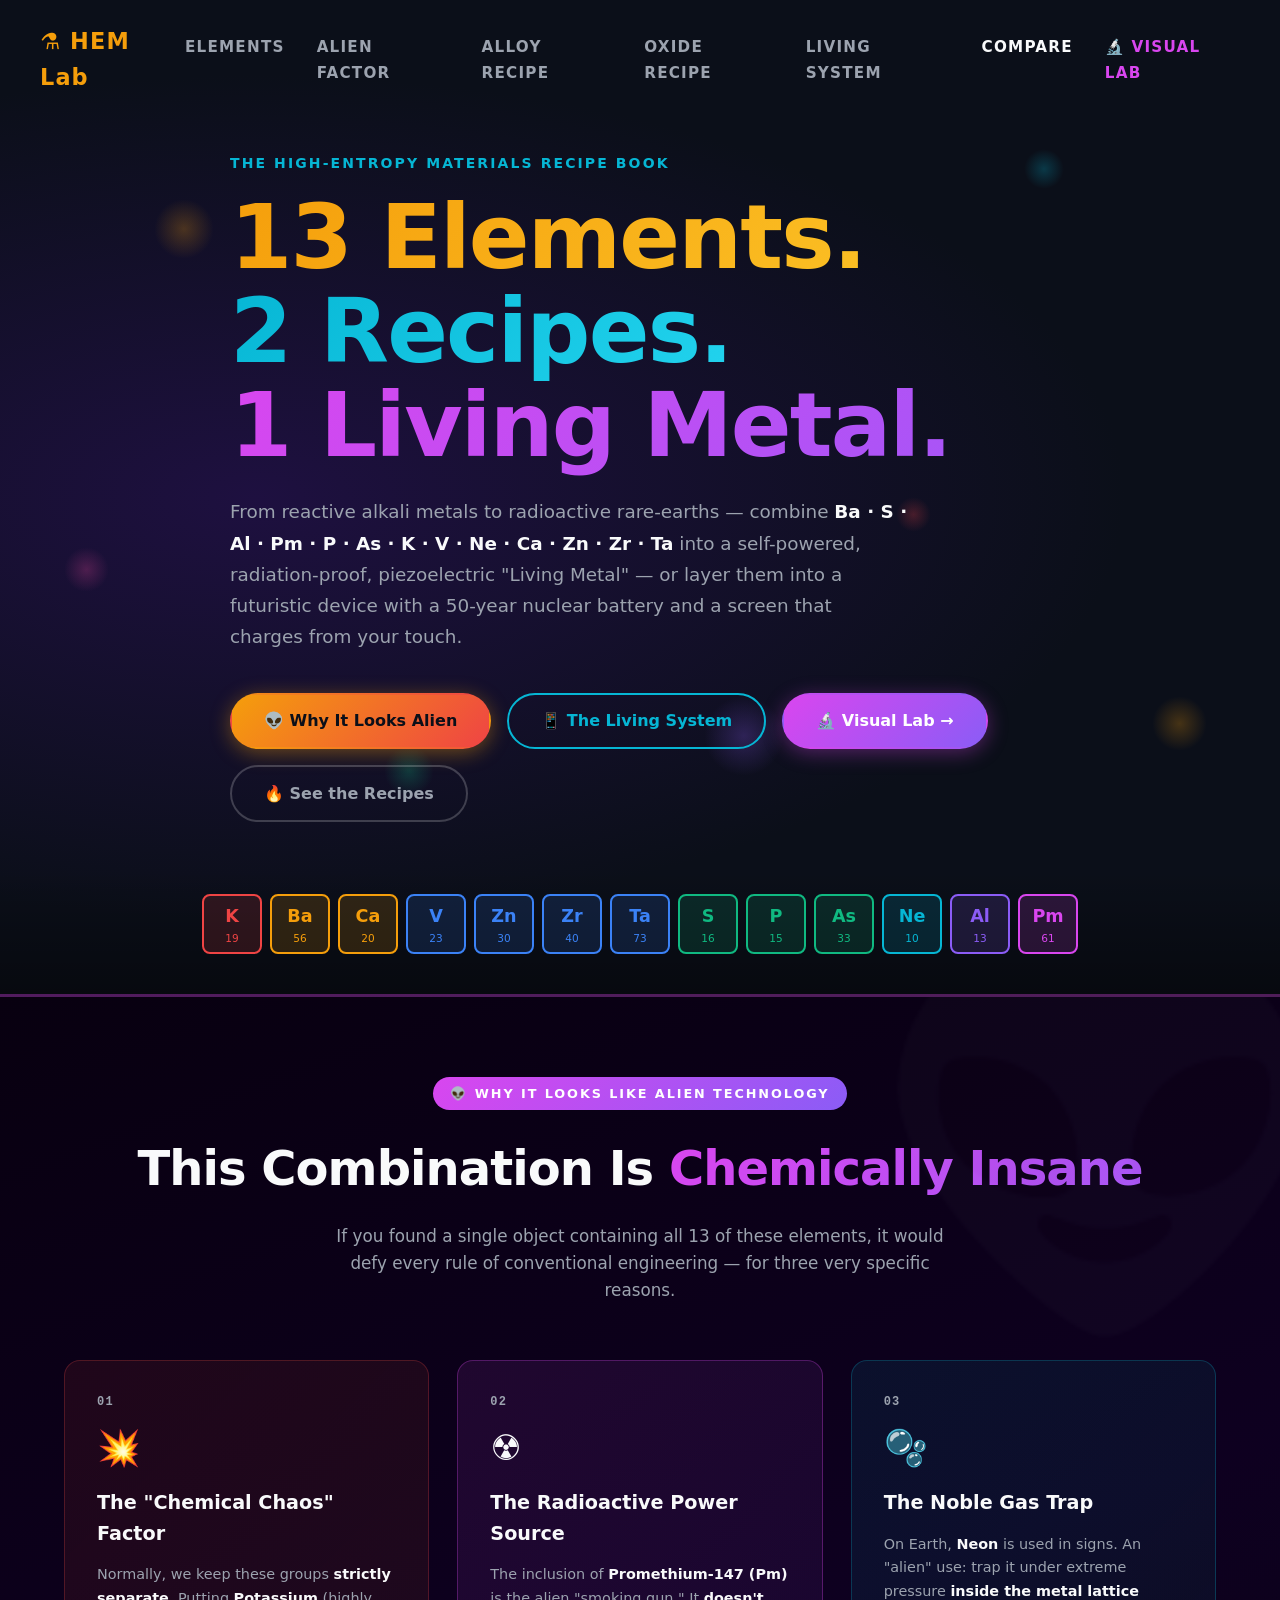
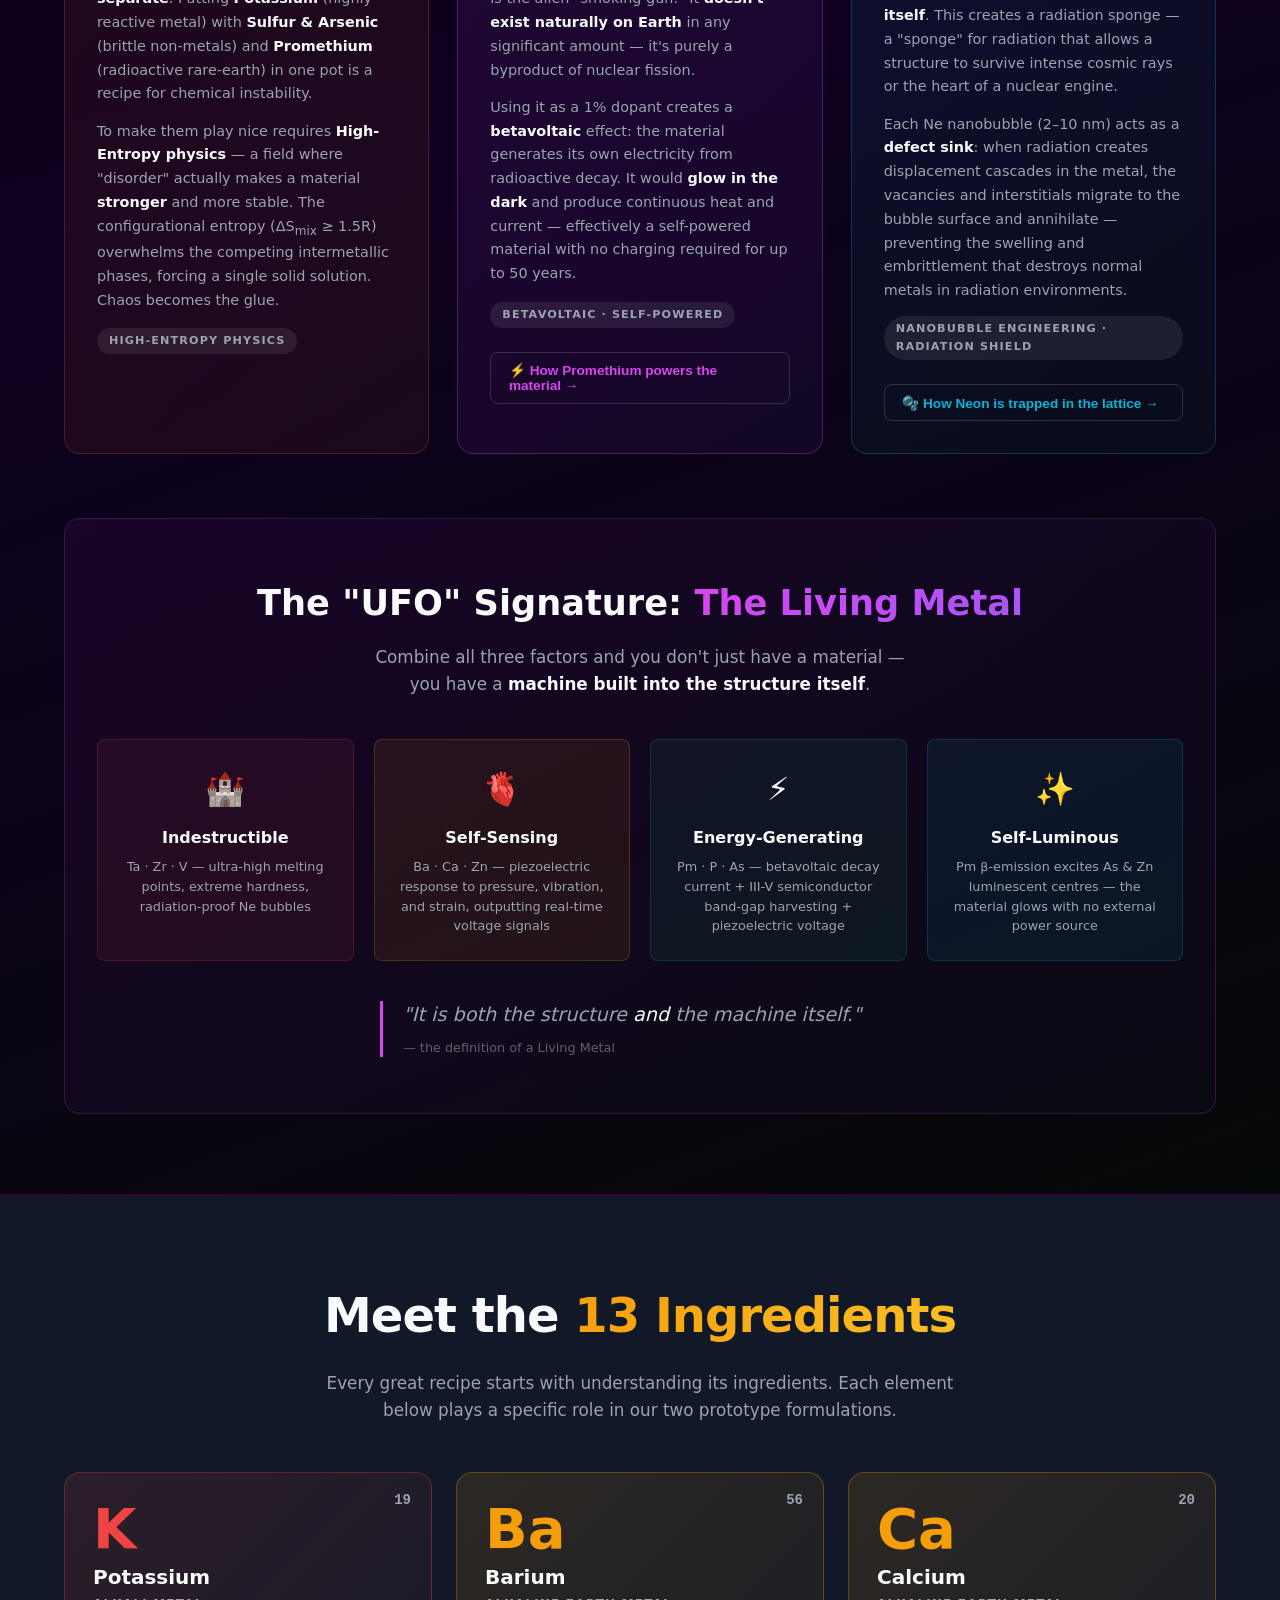
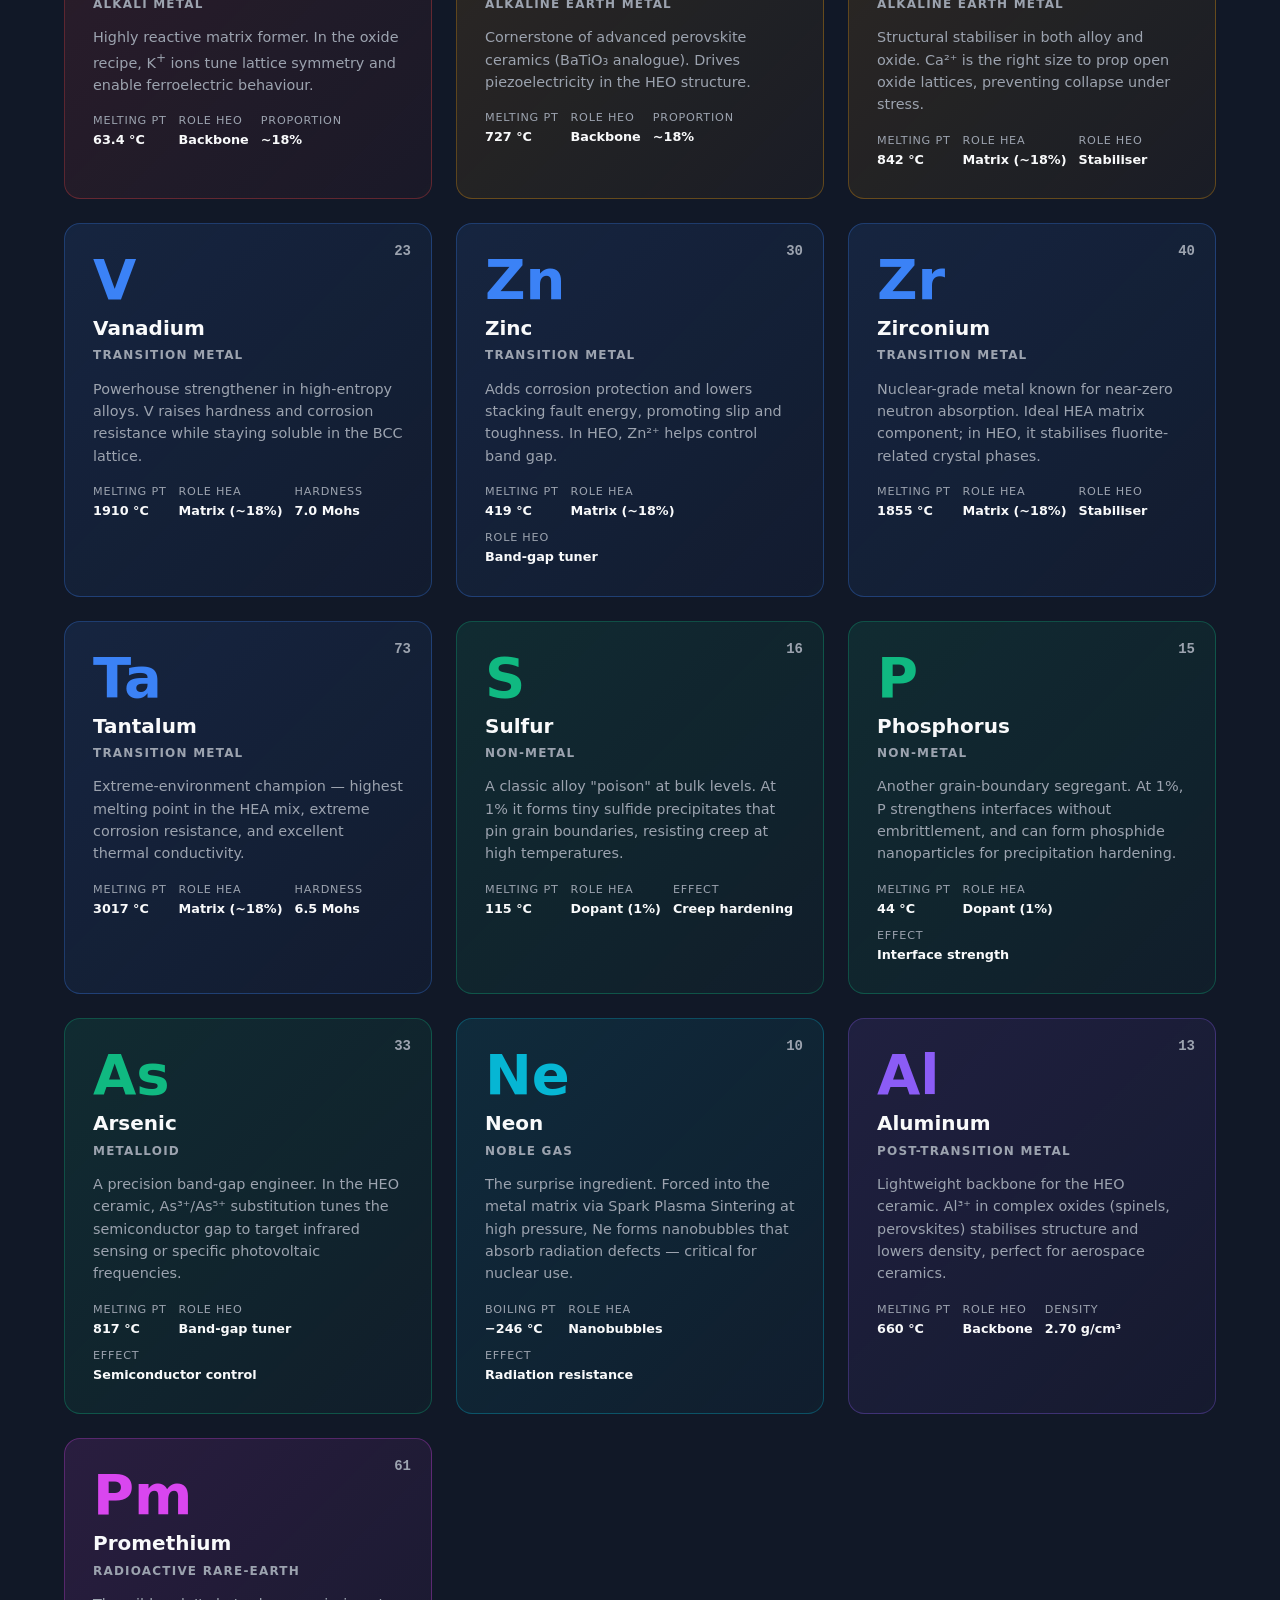
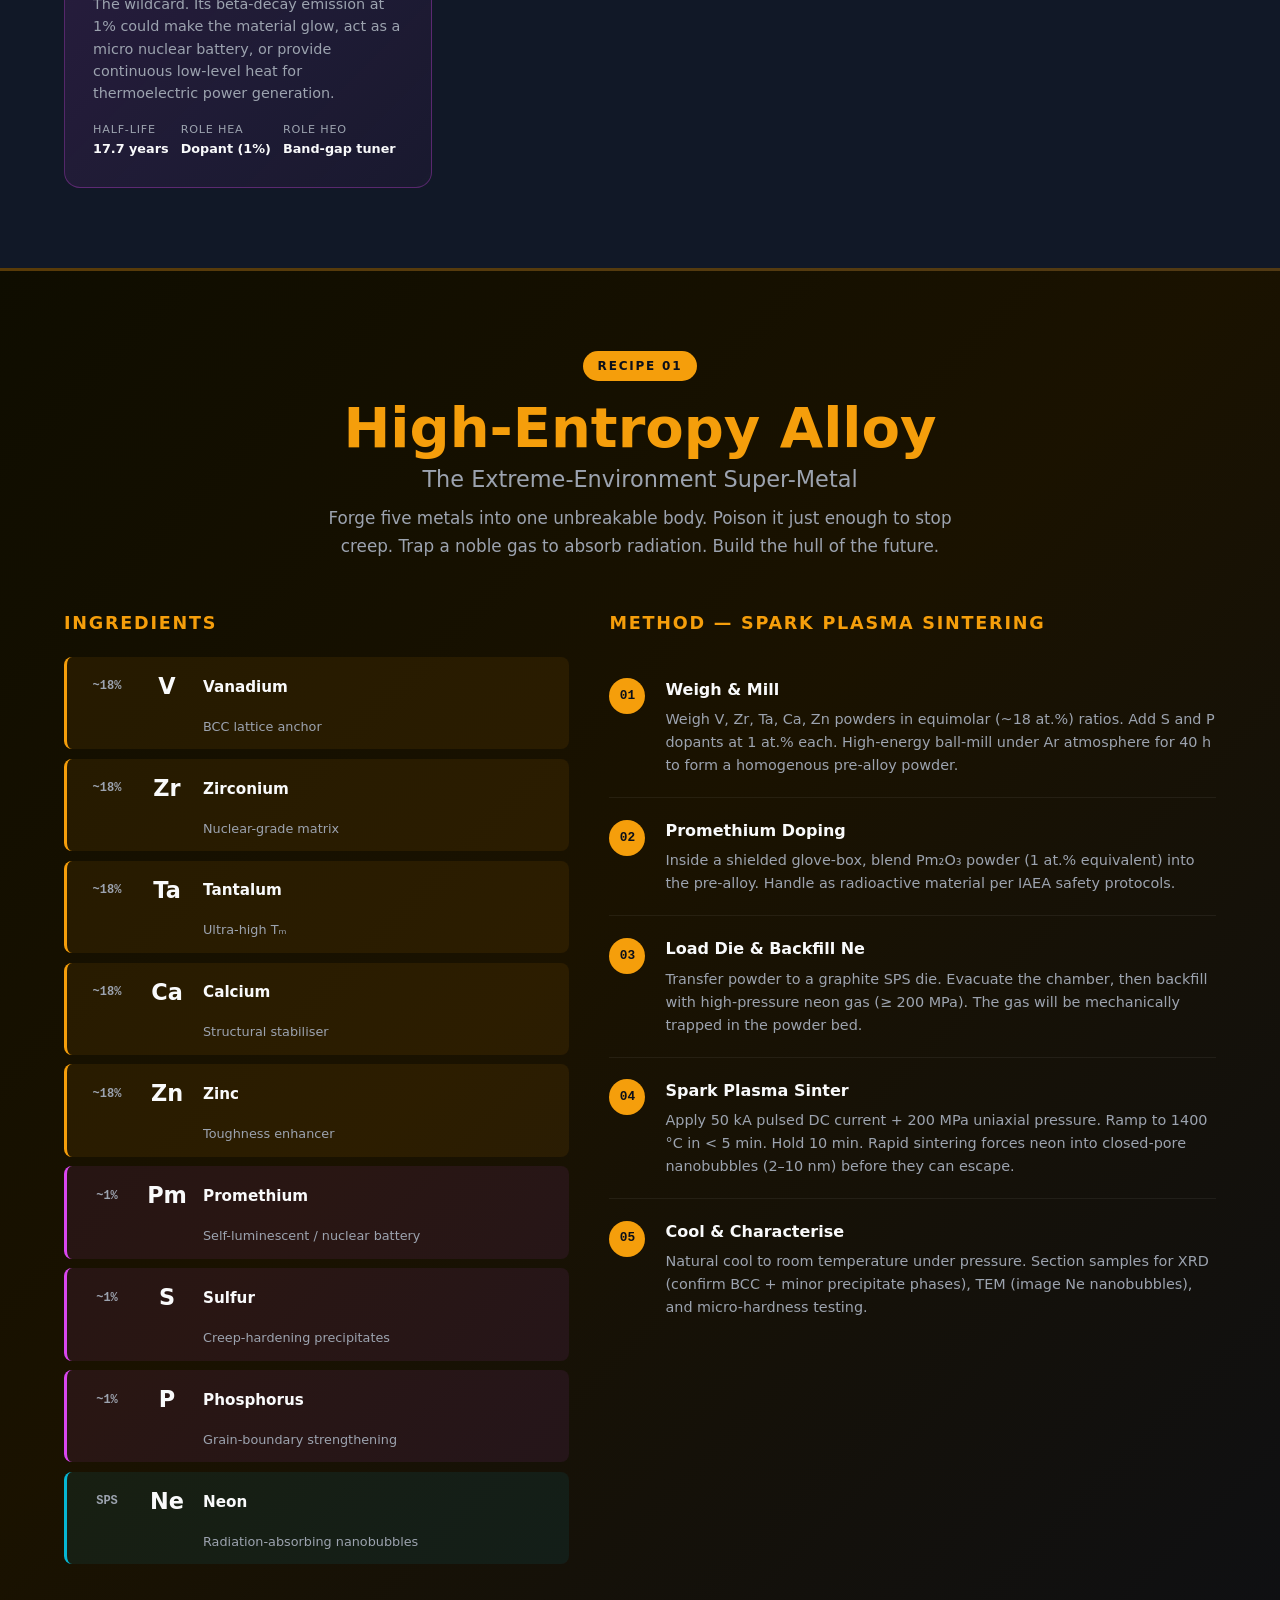
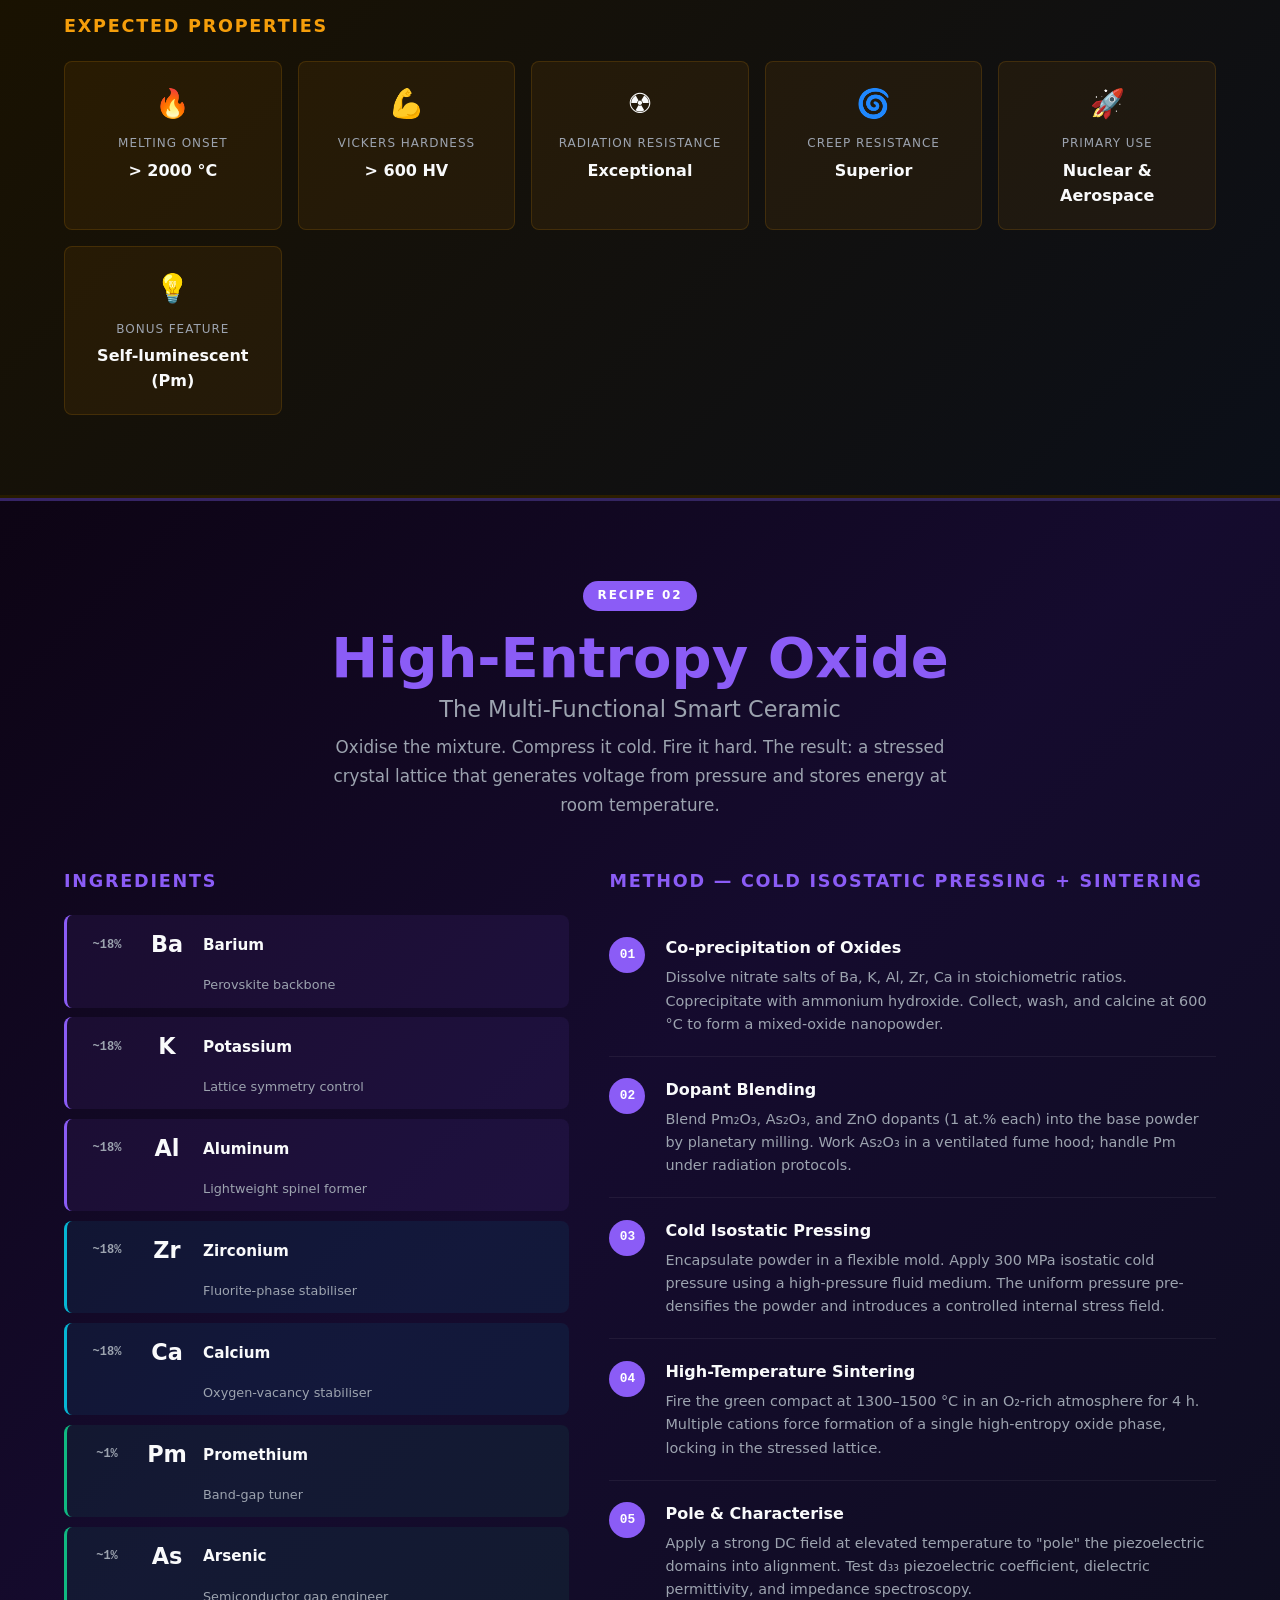
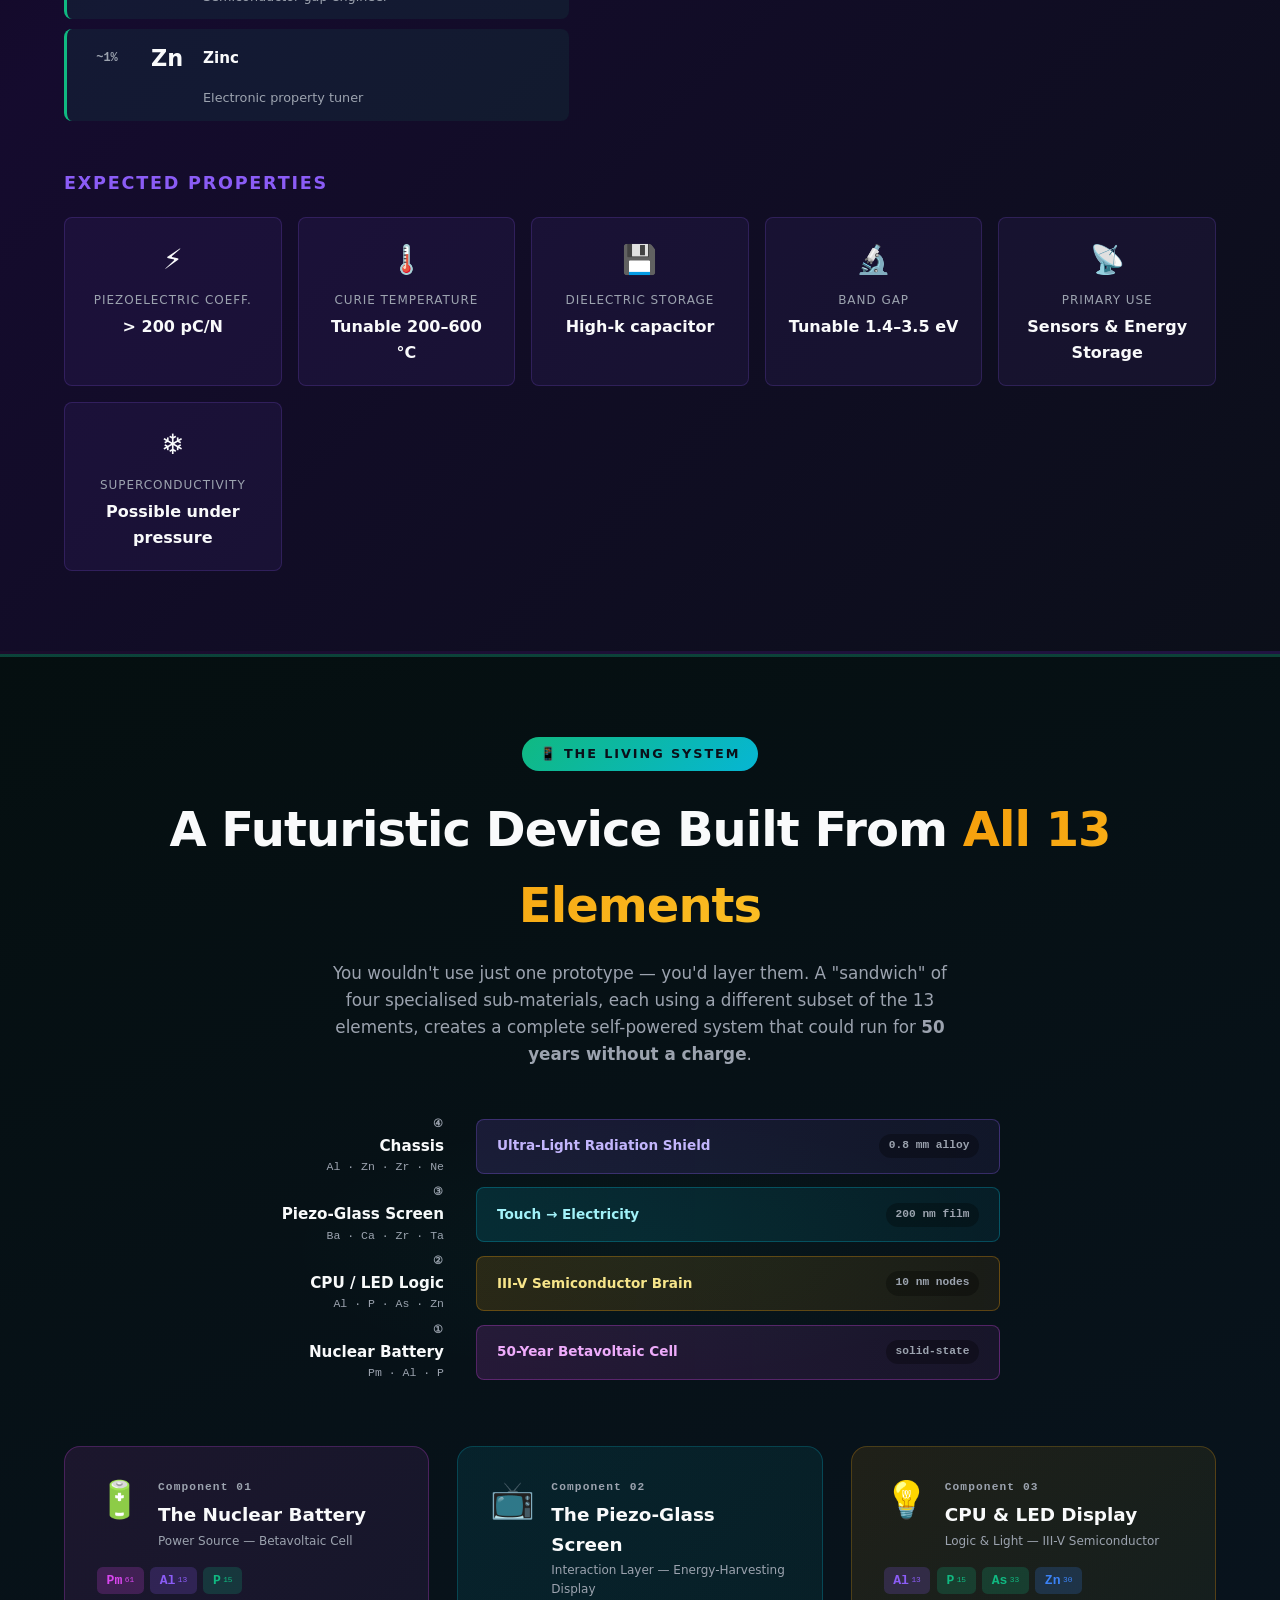
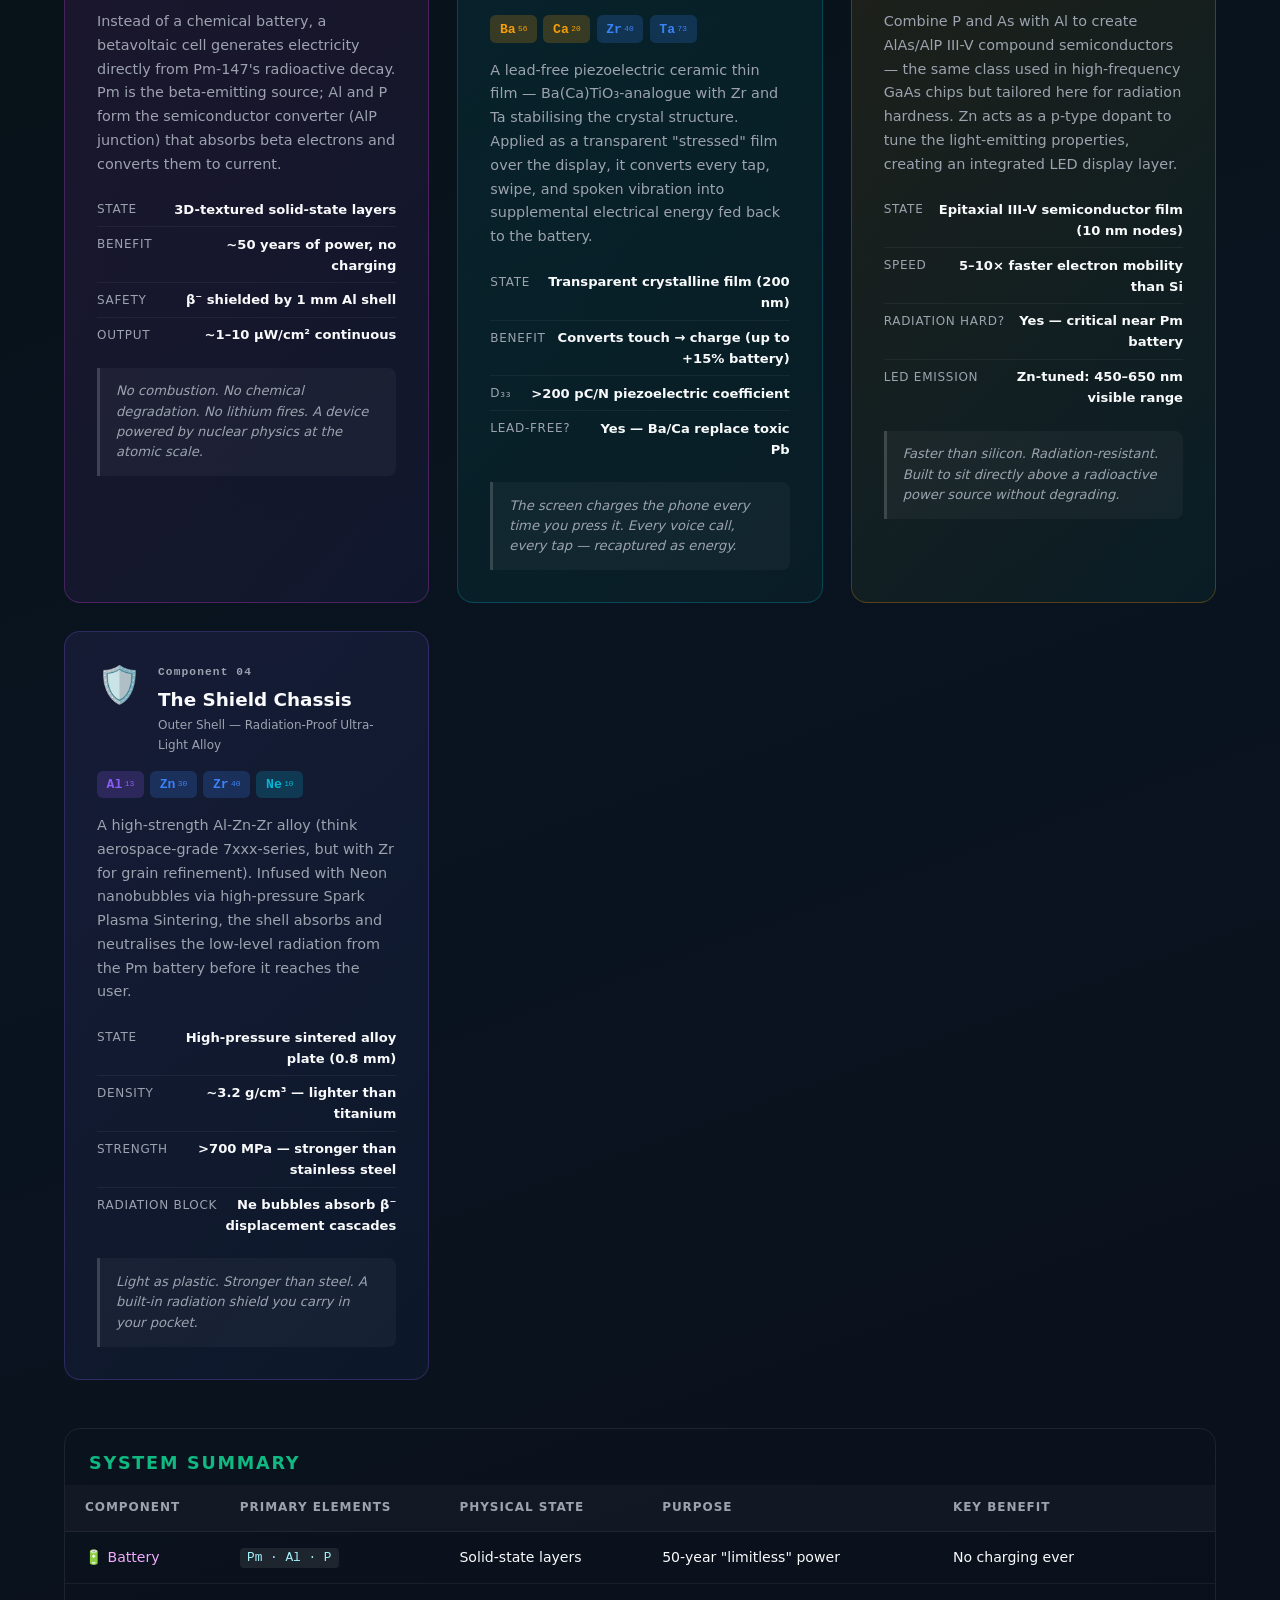
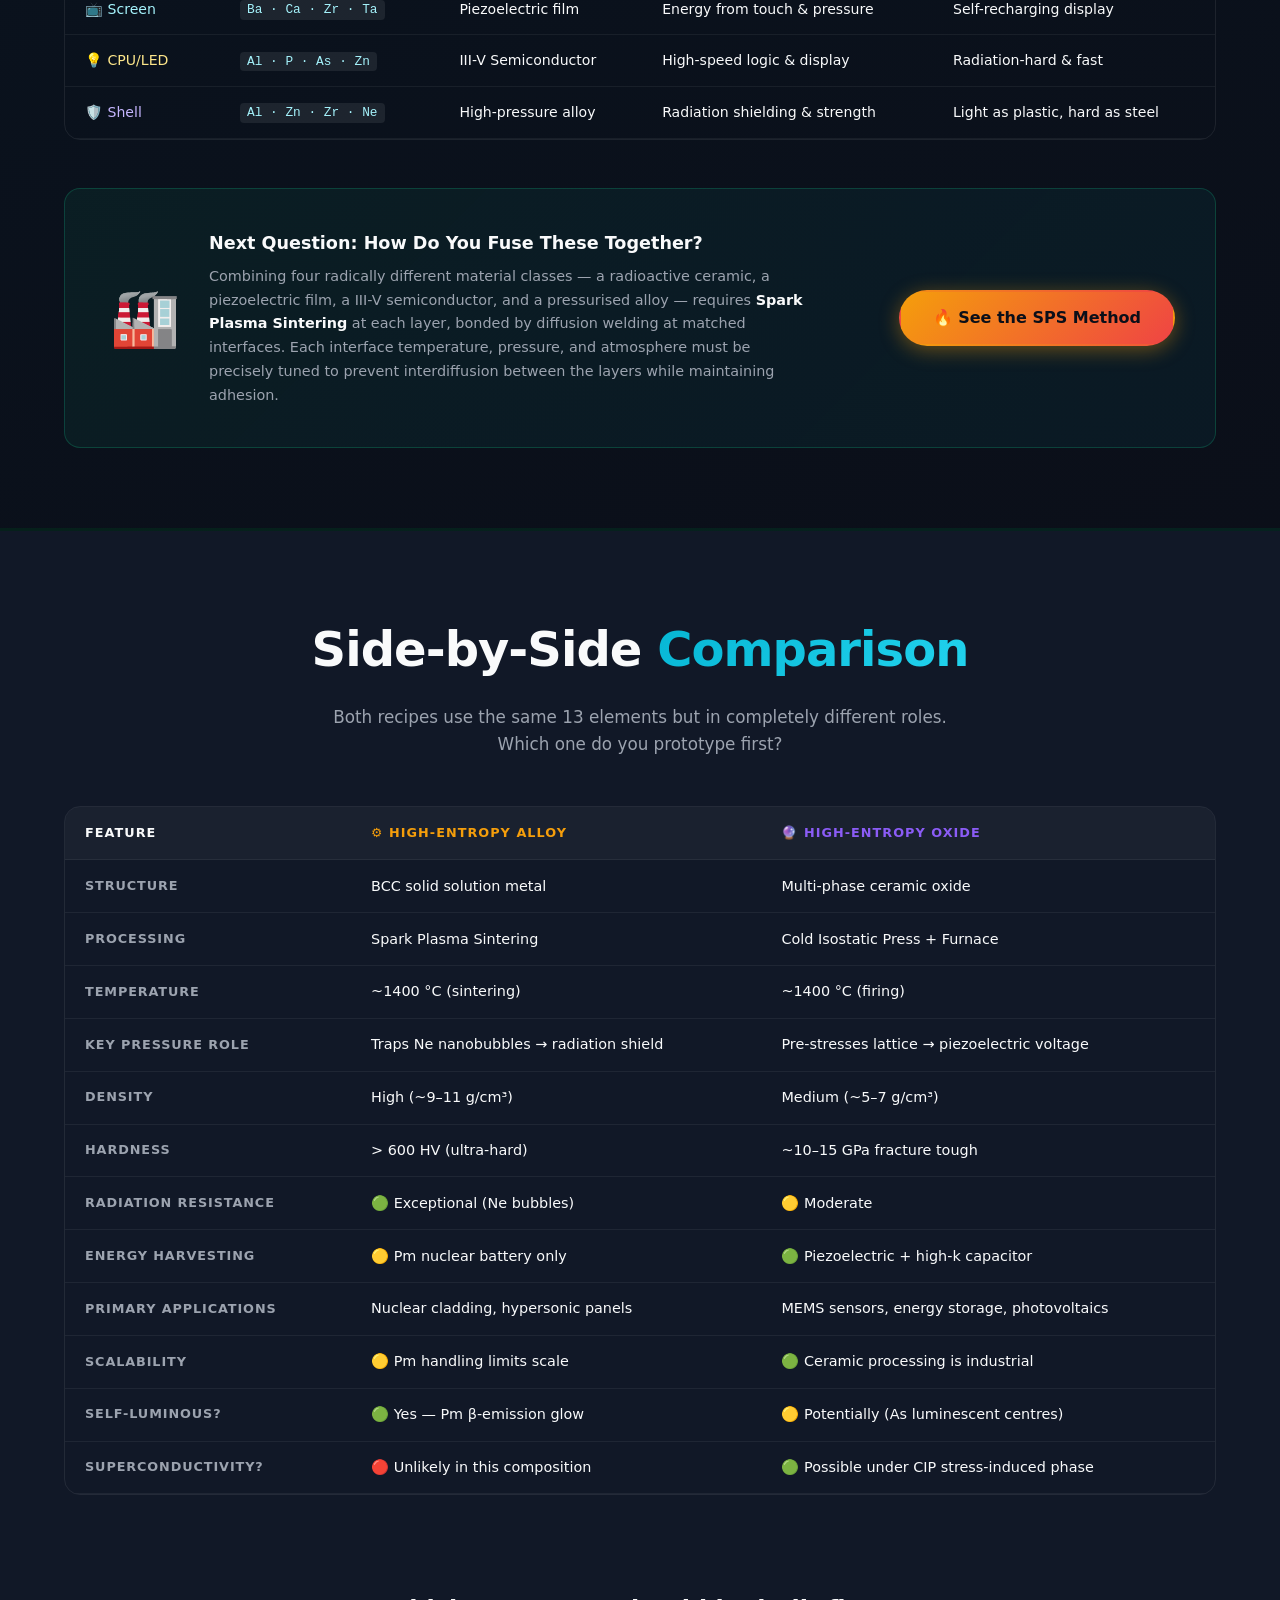
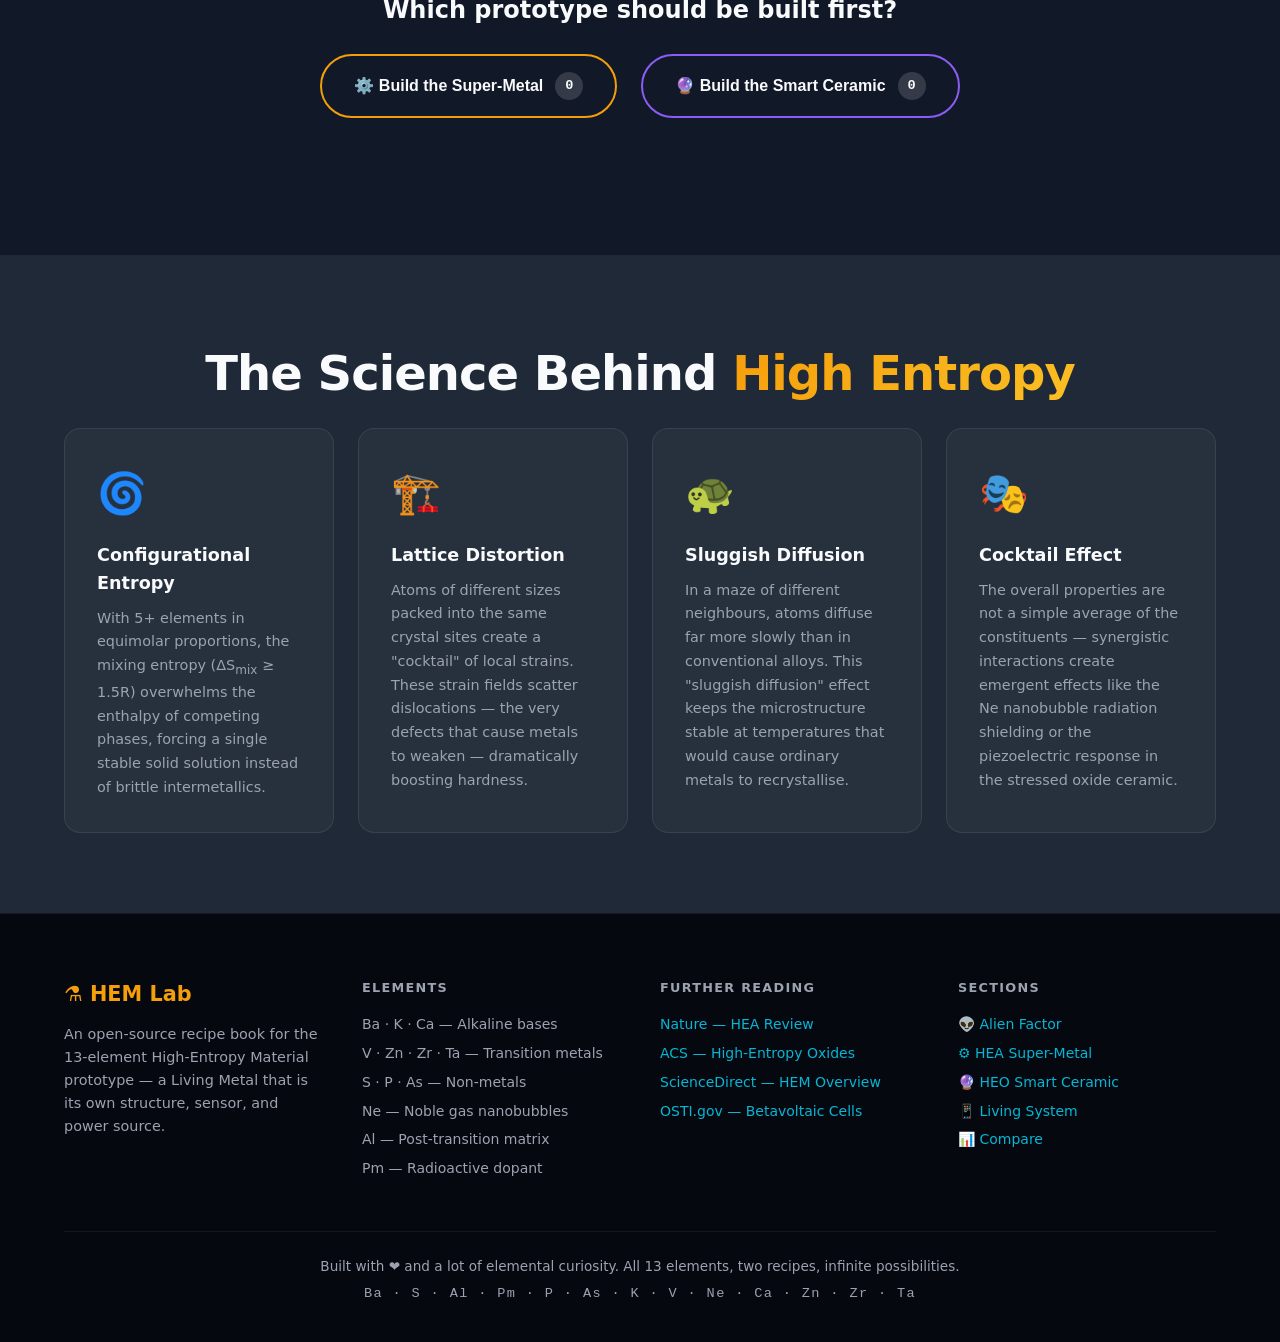
<file: index.html>
<!DOCTYPE html>
<html lang="en">
<head>
  <meta charset="UTF-8" />
  <meta name="viewport" content="width=device-width, initial-scale=1.0" />
  <title>HEM Recipe Book — 13 Elements, Living Metal &amp; Alien Technology</title>
  <link rel="stylesheet" href="styles.css" />
</head>
<body>

  <!-- ═══════════════════════════════════════════════════════════ HERO -->
  <header class="hero">
    <div class="hero__particles" aria-hidden="true">
      <span class="particle" style="--x:12%;--y:20%;--s:60px;--c:#f59e0b;--d:0s"></span>
      <span class="particle" style="--x:80%;--y:15%;--s:40px;--c:#06b6d4;--d:.8s"></span>
      <span class="particle" style="--x:55%;--y:70%;--s:80px;--c:#8b5cf6;--d:1.4s"></span>
      <span class="particle" style="--x:30%;--y:75%;--s:50px;--c:#10b981;--d:.3s"></span>
      <span class="particle" style="--x:70%;--y:50%;--s:35px;--c:#ef4444;--d:1s"></span>
      <span class="particle" style="--x:5%;--y:55%;--s:45px;--c:#ec4899;--d:.6s"></span>
      <span class="particle" style="--x:90%;--y:70%;--s:55px;--c:#f59e0b;--d:1.8s"></span>
    </div>

    <nav class="nav" aria-label="Main navigation">
      <div class="nav__logo">⚗️ HEM Lab</div>
      <ul class="nav__links">
        <li><a href="#elements">Elements</a></li>
        <li><a href="#alien">Alien Factor</a></li>
        <li><a href="#recipe-hea">Alloy Recipe</a></li>
        <li><a href="#recipe-heo">Oxide Recipe</a></li>
        <li><a href="#system">Living System</a></li>
        <li><a href="#compare">Compare</a></li>
        <li><a href="visualize.html" class="nav__link--lab">🔬 Visual Lab</a></li>
      </ul>
    </nav>

    <div class="hero__content">
      <p class="hero__eyebrow">The High-Entropy Materials Recipe Book</p>
      <h1 class="hero__title">
        <span class="highlight highlight--gold">13 Elements.</span><br />
        <span class="highlight highlight--cyan">2 Recipes.</span><br />
        <span class="highlight highlight--magenta">1 Living Metal.</span>
      </h1>
      <p class="hero__subtitle">
        From reactive alkali metals to radioactive rare-earths — combine
        <strong>Ba · S · Al · Pm · P · As · K · V · Ne · Ca · Zn · Zr · Ta</strong>
        into a self-powered, radiation-proof, piezoelectric "Living Metal" — or layer them into
        a futuristic device with a 50-year nuclear battery and a screen that charges from your touch.
      </p>
      <div class="hero__cta-group">
        <a href="#alien" class="btn btn--primary">👽 Why It Looks Alien</a>
        <a href="#system" class="btn btn--secondary">📱 The Living System</a>
        <a href="visualize.html" class="btn btn--lab">🔬 Visual Lab →</a>
        <a href="#recipe-hea" class="btn btn--ghost">🔥 See the Recipes</a>
      </div>
    </div>

    <div class="periodic-strip" aria-label="The 13 elements at a glance">
      <div class="element-chip element-chip--alkali"   title="Potassium — Alkali Metal">K<sub>19</sub></div>
      <div class="element-chip element-chip--alkaline" title="Barium — Alkaline Earth">Ba<sub>56</sub></div>
      <div class="element-chip element-chip--alkaline" title="Calcium — Alkaline Earth">Ca<sub>20</sub></div>
      <div class="element-chip element-chip--transition" title="Vanadium — Transition Metal">V<sub>23</sub></div>
      <div class="element-chip element-chip--transition" title="Zinc — Transition Metal">Zn<sub>30</sub></div>
      <div class="element-chip element-chip--transition" title="Zirconium — Transition Metal">Zr<sub>40</sub></div>
      <div class="element-chip element-chip--transition" title="Tantalum — Transition Metal">Ta<sub>73</sub></div>
      <div class="element-chip element-chip--nonmetal"  title="Sulfur — Non-Metal">S<sub>16</sub></div>
      <div class="element-chip element-chip--nonmetal"  title="Phosphorus — Non-Metal">P<sub>15</sub></div>
      <div class="element-chip element-chip--nonmetal"  title="Arsenic — Non-Metal/Metalloid">As<sub>33</sub></div>
      <div class="element-chip element-chip--noble"    title="Neon — Noble Gas">Ne<sub>10</sub></div>
      <div class="element-chip element-chip--post"     title="Aluminum — Post-Transition Metal">Al<sub>13</sub></div>
      <div class="element-chip element-chip--rare"     title="Promethium — Radioactive Rare-Earth">Pm<sub>61</sub></div>
    </div>
  </header>

  <main>

    <!-- ══════════════════════════════════════════════ ALIEN FACTOR -->
    <section id="alien" class="section section--alien">
      <div class="container">
        <div class="alien-header">
          <div class="alien-badge">👽 Why It Looks Like Alien Technology</div>
          <h2 class="section__title">
            This Combination Is <span class="highlight highlight--magenta">Chemically Insane</span>
          </h2>
          <p class="section__intro">
            If you found a single object containing all 13 of these elements, it would defy every rule
            of conventional engineering — for three very specific reasons.
          </p>
        </div>

        <div class="alien-factors">

          <!-- Factor 1 -->
          <div class="alien-card alien-card--chaos">
            <div class="alien-card__number">01</div>
            <div class="alien-card__icon">💥</div>
            <h3>The "Chemical Chaos" Factor</h3>
            <p>
              Normally, we keep these groups <em>strictly separate</em>. Putting
              <strong>Potassium</strong> (highly reactive metal) with <strong>Sulfur &amp; Arsenic</strong>
              (brittle non-metals) and <strong>Promethium</strong> (radioactive rare-earth) in one pot
              is a recipe for chemical instability.
            </p>
            <p>
              To make them play nice requires <strong>High-Entropy physics</strong> — a field where
              "disorder" actually makes a material <em>stronger</em> and more stable.
              The configurational entropy (ΔS<sub>mix</sub> ≥ 1.5R) overwhelms the competing
              intermetallic phases, forcing a single solid solution. Chaos becomes the glue.
            </p>
            <div class="alien-card__tag">High-Entropy Physics</div>
          </div>

          <!-- Factor 2 -->
          <div class="alien-card alien-card--radioactive">
            <div class="alien-card__number">02</div>
            <div class="alien-card__icon">☢️</div>
            <h3>The Radioactive Power Source</h3>
            <p>
              The inclusion of <strong>Promethium-147 (Pm)</strong> is the alien "smoking gun."
              It <em>doesn't exist naturally on Earth</em> in any significant amount —
              it's purely a byproduct of nuclear fission.
            </p>
            <p>
              Using it as a 1% dopant creates a <strong>betavoltaic</strong> effect:
              the material generates its own electricity from radioactive decay. It would
              <strong>glow in the dark</strong> and produce continuous heat and current —
              effectively a self-powered material with no charging required for up to 50 years.
            </p>
            <div class="alien-card__tag">Betavoltaic · Self-Powered</div>
            <!-- Deep dive toggle -->
            <button class="deepdive-btn" aria-expanded="false" aria-controls="ddPm">
              ⚡ How Promethium powers the material →
            </button>
            <div class="deepdive-panel" id="ddPm" hidden>
              <div class="deepdive-inner">
                <h4>Promethium-147: The Nuclear Micro-Battery</h4>
                <div class="deepdive-grid">
                  <div>
                    <h5>The Decay Chain</h5>
                    <p>Pm-147 undergoes beta-minus decay: a neutron converts to a proton, emitting a high-energy electron (β⁻ particle, ~224 keV) plus an antineutrino. The daughter nucleus is samarium-147, which is stable.</p>
                    <div class="decay-chain">
                      <span class="decay-atom decay-atom--pm">¹⁴⁷Pm</span>
                      <span class="decay-arrow">→ β⁻ (224 keV)</span>
                      <span class="decay-atom decay-atom--sm">¹⁴⁷Sm</span>
                      <span class="decay-arrow">→ α (stable)</span>
                      <span class="decay-atom decay-atom--nd">¹⁴³Nd</span>
                    </div>
                    <h5>Betavoltaic Conversion</h5>
                    <p>The emitted β⁻ electrons pass through a semiconductor (AlAs or Al-P junction), knocking electrons across the band gap and generating a small but continuous electrical current — exactly like a solar cell, but powered by radioactive decay instead of light.</p>
                  </div>
                  <div>
                    <h5>The Numbers</h5>
                    <ul class="deepdive-stats">
                      <li><span>Half-life</span><strong>17.7 years</strong></li>
                      <li><span>Energy per decay</span><strong>224 keV</strong></li>
                      <li><span>Emission type</span><strong>β⁻ (low penetration)</strong></li>
                      <li><span>Shielding needed</span><strong>~1 mm Al</strong></li>
                      <li><span>Power density</span><strong>~1–10 µW/cm²</strong></li>
                      <li><span>Useful life</span><strong>~50 years</strong></li>
                    </ul>
                    <h5>Why It Glows</h5>
                    <p>Beta electrons ionise surrounding atoms. In oxide matrices, this excites luminescent centres (As³⁺, Zn²⁺), producing a soft blue-green glow — no external power required. The material is literally <em>lit from within</em>.</p>
                  </div>
                </div>
              </div>
            </div>
          </div>

          <!-- Factor 3 -->
          <div class="alien-card alien-card--neon">
            <div class="alien-card__number">03</div>
            <div class="alien-card__icon">🫧</div>
            <h3>The Noble Gas Trap</h3>
            <p>
              On Earth, <strong>Neon</strong> is used in signs. An "alien" use: trap it under
              extreme pressure <em>inside the metal lattice itself</em>. This creates
              a radiation sponge — a "sponge" for radiation that allows a structure to survive
              intense cosmic rays or the heart of a nuclear engine.
            </p>
            <p>
              Each Ne nanobubble (2–10 nm) acts as a <strong>defect sink</strong>:
              when radiation creates displacement cascades in the metal, the vacancies and
              interstitials migrate to the bubble surface and annihilate — preventing
              the swelling and embrittlement that destroys normal metals in radiation environments.
            </p>
            <div class="alien-card__tag">Nanobubble Engineering · Radiation Shield</div>
            <!-- Deep dive toggle -->
            <button class="deepdive-btn" aria-expanded="false" aria-controls="ddNe">
              🫧 How Neon is trapped in the lattice →
            </button>
            <div class="deepdive-panel" id="ddNe" hidden>
              <div class="deepdive-inner">
                <h4>Trapping Neon: Spark Plasma Sintering at Pressure</h4>
                <div class="deepdive-grid">
                  <div>
                    <h5>Step 1 — Pressurize</h5>
                    <p>The metal powder is loaded into a graphite die inside a sealed SPS chamber. The chamber is first evacuated, then <strong>backfilled with Ne gas at ≥200 MPa</strong>. The powder's inter-particle voids trap Ne at this high pressure.</p>
                    <h5>Step 2 — Rapid Consolidation</h5>
                    <p>A 50 kA pulsed DC current heats the powder to ~1400 °C in under 5 minutes while 200 MPa uniaxial pressure is applied. The particles sinter together <em>so fast</em> that the trapped Ne cannot diffuse out — it gets sealed inside closed pores before they shrink to nanoscale.</p>
                    <h5>Step 3 — Nanobubble Formation</h5>
                    <p>As sintering completes, the inter-particle voids collapse to 2–10 nm closed bubbles. The Ne inside is now under enormous local pressure (several GPa), stabilising the bubble against collapse.</p>
                  </div>
                  <div>
                    <h5>Why Noble Gas?</h5>
                    <p>Neon's chemical inertness is the key. Unlike H₂ or N₂, Ne does <em>not</em> react with the metal matrix — it sits passively in the bubble. It cannot form hydrides (like H₂ would with Zr) or nitrides, so it stays as pure gas, ready to absorb incoming defects.</p>
                    <div class="bubble-diagram" aria-label="Neon nanobubble schematic">
                      <div class="bubble-lattice">
                        <div class="lattice-atom la--v" title="V">V</div>
                        <div class="lattice-atom la--zr" title="Zr">Zr</div>
                        <div class="lattice-atom la--ta" title="Ta">Ta</div>
                        <div class="lattice-atom la--v" title="V">V</div>
                        <div class="lattice-atom la--ta" title="Ta">Ta</div>
                        <div class="lattice-bubble" title="Ne nanobubble">Ne</div>
                        <div class="lattice-atom la--zr" title="Zr">Zr</div>
                        <div class="lattice-atom la--v" title="V">V</div>
                        <div class="lattice-atom la--ca" title="Ca">Ca</div>
                        <div class="lattice-atom la--ta" title="Ta">Ta</div>
                        <div class="lattice-atom la--ca" title="Ca">Ca</div>
                        <div class="lattice-atom la--zn" title="Zn">Zn</div>
                      </div>
                      <p class="bubble-diagram__caption">↑ Ne nanobubble (cyan) embedded in mixed-metal BCC lattice. Radiation defects migrate to the bubble surface and annihilate.</p>
                    </div>
                  </div>
                </div>
              </div>
            </div>
          </div>

        </div>

        <!-- UFO Signature -->
        <div class="ufo-signature">
          <h3>The "UFO" Signature: <span class="highlight highlight--magenta">The Living Metal</span></h3>
          <p class="ufo-intro">
            Combine all three factors and you don't just have a material —
            you have a <strong>machine built into the structure itself</strong>.
          </p>
          <div class="ufo-properties">
            <div class="ufo-prop ufo-prop--1">
              <div class="ufo-prop__icon">🏰</div>
              <div class="ufo-prop__label">Indestructible</div>
              <div class="ufo-prop__desc">Ta · Zr · V — ultra-high melting points, extreme hardness, radiation-proof Ne bubbles</div>
            </div>
            <div class="ufo-prop ufo-prop--2">
              <div class="ufo-prop__icon">🫀</div>
              <div class="ufo-prop__label">Self-Sensing</div>
              <div class="ufo-prop__desc">Ba · Ca · Zn — piezoelectric response to pressure, vibration, and strain, outputting real-time voltage signals</div>
            </div>
            <div class="ufo-prop ufo-prop--3">
              <div class="ufo-prop__icon">⚡</div>
              <div class="ufo-prop__label">Energy-Generating</div>
              <div class="ufo-prop__desc">Pm · P · As — betavoltaic decay current + III-V semiconductor band-gap harvesting + piezoelectric voltage</div>
            </div>
            <div class="ufo-prop ufo-prop--4">
              <div class="ufo-prop__icon">✨</div>
              <div class="ufo-prop__label">Self-Luminous</div>
              <div class="ufo-prop__desc">Pm β-emission excites As &amp; Zn luminescent centres — the material glows with no external power source</div>
            </div>
          </div>
          <blockquote class="ufo-quote">
            "It is both the structure <em>and</em> the machine itself."
            <cite>— the definition of a Living Metal</cite>
          </blockquote>
        </div>

      </div>
    </section>

    <!-- ══════════════════════════════════════════════════ ELEMENTS -->
    <section id="elements" class="section section--dark">
      <div class="container">
        <h2 class="section__title">Meet the <span class="highlight highlight--gold">13 Ingredients</span></h2>
        <p class="section__intro">
          Every great recipe starts with understanding its ingredients.
          Each element below plays a specific role in our two prototype formulations.
        </p>
        <div class="elements-grid">

          <!-- Alkali -->
          <article class="element-card element-card--alkali">
            <div class="element-card__symbol">K</div>
            <div class="element-card__number">19</div>
            <div class="element-card__name">Potassium</div>
            <div class="element-card__category">Alkali Metal</div>
            <p class="element-card__role">Highly reactive matrix former. In the oxide recipe, K<sup>+</sup> ions tune lattice symmetry and enable ferroelectric behaviour.</p>
            <ul class="element-card__stats">
              <li><span>Melting Pt</span><strong>63.4 °C</strong></li>
              <li><span>Role HEO</span><strong>Backbone</strong></li>
              <li><span>Proportion</span><strong>~18%</strong></li>
            </ul>
          </article>

          <article class="element-card element-card--alkaline">
            <div class="element-card__symbol">Ba</div>
            <div class="element-card__number">56</div>
            <div class="element-card__name">Barium</div>
            <div class="element-card__category">Alkaline Earth Metal</div>
            <p class="element-card__role">Cornerstone of advanced perovskite ceramics (BaTiO₃ analogue). Drives piezoelectricity in the HEO structure.</p>
            <ul class="element-card__stats">
              <li><span>Melting Pt</span><strong>727 °C</strong></li>
              <li><span>Role HEO</span><strong>Backbone</strong></li>
              <li><span>Proportion</span><strong>~18%</strong></li>
            </ul>
          </article>

          <article class="element-card element-card--alkaline">
            <div class="element-card__symbol">Ca</div>
            <div class="element-card__number">20</div>
            <div class="element-card__name">Calcium</div>
            <div class="element-card__category">Alkaline Earth Metal</div>
            <p class="element-card__role">Structural stabiliser in both alloy and oxide. Ca²⁺ is the right size to prop open oxide lattices, preventing collapse under stress.</p>
            <ul class="element-card__stats">
              <li><span>Melting Pt</span><strong>842 °C</strong></li>
              <li><span>Role HEA</span><strong>Matrix (~18%)</strong></li>
              <li><span>Role HEO</span><strong>Stabiliser</strong></li>
            </ul>
          </article>

          <article class="element-card element-card--transition">
            <div class="element-card__symbol">V</div>
            <div class="element-card__number">23</div>
            <div class="element-card__name">Vanadium</div>
            <div class="element-card__category">Transition Metal</div>
            <p class="element-card__role">Powerhouse strengthener in high-entropy alloys. V raises hardness and corrosion resistance while staying soluble in the BCC lattice.</p>
            <ul class="element-card__stats">
              <li><span>Melting Pt</span><strong>1910 °C</strong></li>
              <li><span>Role HEA</span><strong>Matrix (~18%)</strong></li>
              <li><span>Hardness</span><strong>7.0 Mohs</strong></li>
            </ul>
          </article>

          <article class="element-card element-card--transition">
            <div class="element-card__symbol">Zn</div>
            <div class="element-card__number">30</div>
            <div class="element-card__name">Zinc</div>
            <div class="element-card__category">Transition Metal</div>
            <p class="element-card__role">Adds corrosion protection and lowers stacking fault energy, promoting slip and toughness. In HEO, Zn²⁺ helps control band gap.</p>
            <ul class="element-card__stats">
              <li><span>Melting Pt</span><strong>419 °C</strong></li>
              <li><span>Role HEA</span><strong>Matrix (~18%)</strong></li>
              <li><span>Role HEO</span><strong>Band-gap tuner</strong></li>
            </ul>
          </article>

          <article class="element-card element-card--transition">
            <div class="element-card__symbol">Zr</div>
            <div class="element-card__number">40</div>
            <div class="element-card__name">Zirconium</div>
            <div class="element-card__category">Transition Metal</div>
            <p class="element-card__role">Nuclear-grade metal known for near-zero neutron absorption. Ideal HEA matrix component; in HEO, it stabilises fluorite-related crystal phases.</p>
            <ul class="element-card__stats">
              <li><span>Melting Pt</span><strong>1855 °C</strong></li>
              <li><span>Role HEA</span><strong>Matrix (~18%)</strong></li>
              <li><span>Role HEO</span><strong>Stabiliser</strong></li>
            </ul>
          </article>

          <article class="element-card element-card--transition">
            <div class="element-card__symbol">Ta</div>
            <div class="element-card__number">73</div>
            <div class="element-card__name">Tantalum</div>
            <div class="element-card__category">Transition Metal</div>
            <p class="element-card__role">Extreme-environment champion — highest melting point in the HEA mix, extreme corrosion resistance, and excellent thermal conductivity.</p>
            <ul class="element-card__stats">
              <li><span>Melting Pt</span><strong>3017 °C</strong></li>
              <li><span>Role HEA</span><strong>Matrix (~18%)</strong></li>
              <li><span>Hardness</span><strong>6.5 Mohs</strong></li>
            </ul>
          </article>

          <article class="element-card element-card--nonmetal">
            <div class="element-card__symbol">S</div>
            <div class="element-card__number">16</div>
            <div class="element-card__name">Sulfur</div>
            <div class="element-card__category">Non-Metal</div>
            <p class="element-card__role">A classic alloy "poison" at bulk levels. At 1% it forms tiny sulfide precipitates that pin grain boundaries, resisting creep at high temperatures.</p>
            <ul class="element-card__stats">
              <li><span>Melting Pt</span><strong>115 °C</strong></li>
              <li><span>Role HEA</span><strong>Dopant (1%)</strong></li>
              <li><span>Effect</span><strong>Creep hardening</strong></li>
            </ul>
          </article>

          <article class="element-card element-card--nonmetal">
            <div class="element-card__symbol">P</div>
            <div class="element-card__number">15</div>
            <div class="element-card__name">Phosphorus</div>
            <div class="element-card__category">Non-Metal</div>
            <p class="element-card__role">Another grain-boundary segregant. At 1%, P strengthens interfaces without embrittlement, and can form phosphide nanoparticles for precipitation hardening.</p>
            <ul class="element-card__stats">
              <li><span>Melting Pt</span><strong>44 °C</strong></li>
              <li><span>Role HEA</span><strong>Dopant (1%)</strong></li>
              <li><span>Effect</span><strong>Interface strength</strong></li>
            </ul>
          </article>

          <article class="element-card element-card--nonmetal">
            <div class="element-card__symbol">As</div>
            <div class="element-card__number">33</div>
            <div class="element-card__name">Arsenic</div>
            <div class="element-card__category">Metalloid</div>
            <p class="element-card__role">A precision band-gap engineer. In the HEO ceramic, As³⁺/As⁵⁺ substitution tunes the semiconductor gap to target infrared sensing or specific photovoltaic frequencies.</p>
            <ul class="element-card__stats">
              <li><span>Melting Pt</span><strong>817 °C</strong></li>
              <li><span>Role HEO</span><strong>Band-gap tuner</strong></li>
              <li><span>Effect</span><strong>Semiconductor control</strong></li>
            </ul>
          </article>

          <article class="element-card element-card--noble">
            <div class="element-card__symbol">Ne</div>
            <div class="element-card__number">10</div>
            <div class="element-card__name">Neon</div>
            <div class="element-card__category">Noble Gas</div>
            <p class="element-card__role">The surprise ingredient. Forced into the metal matrix via Spark Plasma Sintering at high pressure, Ne forms nanobubbles that absorb radiation defects — critical for nuclear use.</p>
            <ul class="element-card__stats">
              <li><span>Boiling Pt</span><strong>−246 °C</strong></li>
              <li><span>Role HEA</span><strong>Nanobubbles</strong></li>
              <li><span>Effect</span><strong>Radiation resistance</strong></li>
            </ul>
          </article>

          <article class="element-card element-card--post">
            <div class="element-card__symbol">Al</div>
            <div class="element-card__number">13</div>
            <div class="element-card__name">Aluminum</div>
            <div class="element-card__category">Post-Transition Metal</div>
            <p class="element-card__role">Lightweight backbone for the HEO ceramic. Al³⁺ in complex oxides (spinels, perovskites) stabilises structure and lowers density, perfect for aerospace ceramics.</p>
            <ul class="element-card__stats">
              <li><span>Melting Pt</span><strong>660 °C</strong></li>
              <li><span>Role HEO</span><strong>Backbone</strong></li>
              <li><span>Density</span><strong>2.70 g/cm³</strong></li>
            </ul>
          </article>

          <article class="element-card element-card--rare">
            <div class="element-card__symbol">Pm</div>
            <div class="element-card__number">61</div>
            <div class="element-card__name">Promethium</div>
            <div class="element-card__category">Radioactive Rare-Earth</div>
            <p class="element-card__role">The wildcard. Its beta-decay emission at 1% could make the material glow, act as a micro nuclear battery, or provide continuous low-level heat for thermoelectric power generation.</p>
            <ul class="element-card__stats">
              <li><span>Half-life</span><strong>17.7 years</strong></li>
              <li><span>Role HEA</span><strong>Dopant (1%)</strong></li>
              <li><span>Role HEO</span><strong>Band-gap tuner</strong></li>
            </ul>
          </article>

        </div>
      </div>
    </section>

    <!-- ════════════════════════════════════════════════ RECIPE 1: HEA -->
    <section id="recipe-hea" class="section section--hea">
      <div class="container">
        <div class="recipe-header">
          <div class="recipe-header__badge">Recipe 01</div>
          <h2 class="recipe-header__title">
            High-Entropy Alloy
            <span class="recipe-header__subtitle">The Extreme-Environment Super-Metal</span>
          </h2>
          <p class="recipe-header__tagline">
            Forge five metals into one unbreakable body. Poison it just enough to stop creep.
            Trap a noble gas to absorb radiation. Build the hull of the future.
          </p>
        </div>

        <div class="recipe-layout">
          <div class="recipe-ingredients">
            <h3>Ingredients</h3>
            <div class="ingredient-list">
              <div class="ingredient ingredient--bulk">
                <div class="ingredient__pct">~18%</div>
                <div class="ingredient__symbol">V</div>
                <div class="ingredient__name">Vanadium</div>
                <div class="ingredient__note">BCC lattice anchor</div>
              </div>
              <div class="ingredient ingredient--bulk">
                <div class="ingredient__pct">~18%</div>
                <div class="ingredient__symbol">Zr</div>
                <div class="ingredient__name">Zirconium</div>
                <div class="ingredient__note">Nuclear-grade matrix</div>
              </div>
              <div class="ingredient ingredient--bulk">
                <div class="ingredient__pct">~18%</div>
                <div class="ingredient__symbol">Ta</div>
                <div class="ingredient__name">Tantalum</div>
                <div class="ingredient__note">Ultra-high Tₘ</div>
              </div>
              <div class="ingredient ingredient--bulk">
                <div class="ingredient__pct">~18%</div>
                <div class="ingredient__symbol">Ca</div>
                <div class="ingredient__name">Calcium</div>
                <div class="ingredient__note">Structural stabiliser</div>
              </div>
              <div class="ingredient ingredient--bulk">
                <div class="ingredient__pct">~18%</div>
                <div class="ingredient__symbol">Zn</div>
                <div class="ingredient__name">Zinc</div>
                <div class="ingredient__note">Toughness enhancer</div>
              </div>
              <div class="ingredient ingredient--dopant">
                <div class="ingredient__pct">~1%</div>
                <div class="ingredient__symbol">Pm</div>
                <div class="ingredient__name">Promethium</div>
                <div class="ingredient__note">Self-luminescent / nuclear battery</div>
              </div>
              <div class="ingredient ingredient--dopant">
                <div class="ingredient__pct">~1%</div>
                <div class="ingredient__symbol">S</div>
                <div class="ingredient__name">Sulfur</div>
                <div class="ingredient__note">Creep-hardening precipitates</div>
              </div>
              <div class="ingredient ingredient--dopant">
                <div class="ingredient__pct">~1%</div>
                <div class="ingredient__symbol">P</div>
                <div class="ingredient__name">Phosphorus</div>
                <div class="ingredient__note">Grain-boundary strengthening</div>
              </div>
              <div class="ingredient ingredient--special">
                <div class="ingredient__pct">SPS</div>
                <div class="ingredient__symbol">Ne</div>
                <div class="ingredient__name">Neon</div>
                <div class="ingredient__note">Radiation-absorbing nanobubbles</div>
              </div>
            </div>
          </div>

          <div class="recipe-steps">
            <h3>Method — Spark Plasma Sintering</h3>
            <ol class="steps">
              <li class="step">
                <span class="step__num">01</span>
                <div>
                  <strong>Weigh & Mill</strong>
                  <p>Weigh V, Zr, Ta, Ca, Zn powders in equimolar (~18 at.%) ratios. Add S and P dopants at 1 at.% each. High-energy ball-mill under Ar atmosphere for 40 h to form a homogenous pre-alloy powder.</p>
                </div>
              </li>
              <li class="step">
                <span class="step__num">02</span>
                <div>
                  <strong>Promethium Doping</strong>
                  <p>Inside a shielded glove-box, blend Pm₂O₃ powder (1 at.% equivalent) into the pre-alloy. Handle as radioactive material per IAEA safety protocols.</p>
                </div>
              </li>
              <li class="step">
                <span class="step__num">03</span>
                <div>
                  <strong>Load Die &amp; Backfill Ne</strong>
                  <p>Transfer powder to a graphite SPS die. Evacuate the chamber, then backfill with high-pressure neon gas (≥ 200 MPa). The gas will be mechanically trapped in the powder bed.</p>
                </div>
              </li>
              <li class="step">
                <span class="step__num">04</span>
                <div>
                  <strong>Spark Plasma Sinter</strong>
                  <p>Apply 50 kA pulsed DC current + 200 MPa uniaxial pressure. Ramp to 1400 °C in &lt; 5 min. Hold 10 min. Rapid sintering forces neon into closed-pore nanobubbles (2–10 nm) before they can escape.</p>
                </div>
              </li>
              <li class="step">
                <span class="step__num">05</span>
                <div>
                  <strong>Cool &amp; Characterise</strong>
                  <p>Natural cool to room temperature under pressure. Section samples for XRD (confirm BCC + minor precipitate phases), TEM (image Ne nanobubbles), and micro-hardness testing.</p>
                </div>
              </li>
            </ol>
          </div>
        </div>

        <div class="recipe-properties">
          <h3>Expected Properties</h3>
          <div class="properties-grid">
            <div class="property">
              <div class="property__icon">🔥</div>
              <div class="property__label">Melting Onset</div>
              <div class="property__value">&gt; 2000 °C</div>
            </div>
            <div class="property">
              <div class="property__icon">💪</div>
              <div class="property__label">Vickers Hardness</div>
              <div class="property__value">&gt; 600 HV</div>
            </div>
            <div class="property">
              <div class="property__icon">☢️</div>
              <div class="property__label">Radiation Resistance</div>
              <div class="property__value">Exceptional</div>
            </div>
            <div class="property">
              <div class="property__icon">🌀</div>
              <div class="property__label">Creep Resistance</div>
              <div class="property__value">Superior</div>
            </div>
            <div class="property">
              <div class="property__icon">🚀</div>
              <div class="property__label">Primary Use</div>
              <div class="property__value">Nuclear &amp; Aerospace</div>
            </div>
            <div class="property">
              <div class="property__icon">💡</div>
              <div class="property__label">Bonus Feature</div>
              <div class="property__value">Self-luminescent (Pm)</div>
            </div>
          </div>
        </div>
      </div>
    </section>

    <!-- ════════════════════════════════════════════════ RECIPE 2: HEO -->
    <section id="recipe-heo" class="section section--heo">
      <div class="container">
        <div class="recipe-header">
          <div class="recipe-header__badge recipe-header__badge--heo">Recipe 02</div>
          <h2 class="recipe-header__title recipe-header__title--heo">
            High-Entropy Oxide
            <span class="recipe-header__subtitle">The Multi-Functional Smart Ceramic</span>
          </h2>
          <p class="recipe-header__tagline">
            Oxidise the mixture. Compress it cold. Fire it hard.
            The result: a stressed crystal lattice that generates voltage from pressure and stores energy at room temperature.
          </p>
        </div>

        <div class="recipe-layout">
          <div class="recipe-ingredients">
            <h3>Ingredients</h3>
            <div class="ingredient-list">
              <div class="ingredient ingredient--bulk ingredient--heo-bulk">
                <div class="ingredient__pct">~18%</div>
                <div class="ingredient__symbol">Ba</div>
                <div class="ingredient__name">Barium</div>
                <div class="ingredient__note">Perovskite backbone</div>
              </div>
              <div class="ingredient ingredient--bulk ingredient--heo-bulk">
                <div class="ingredient__pct">~18%</div>
                <div class="ingredient__symbol">K</div>
                <div class="ingredient__name">Potassium</div>
                <div class="ingredient__note">Lattice symmetry control</div>
              </div>
              <div class="ingredient ingredient--bulk ingredient--heo-bulk">
                <div class="ingredient__pct">~18%</div>
                <div class="ingredient__symbol">Al</div>
                <div class="ingredient__name">Aluminum</div>
                <div class="ingredient__note">Lightweight spinel former</div>
              </div>
              <div class="ingredient ingredient--stabiliser">
                <div class="ingredient__pct">~18%</div>
                <div class="ingredient__symbol">Zr</div>
                <div class="ingredient__name">Zirconium</div>
                <div class="ingredient__note">Fluorite-phase stabiliser</div>
              </div>
              <div class="ingredient ingredient--stabiliser">
                <div class="ingredient__pct">~18%</div>
                <div class="ingredient__symbol">Ca</div>
                <div class="ingredient__name">Calcium</div>
                <div class="ingredient__note">Oxygen-vacancy stabiliser</div>
              </div>
              <div class="ingredient ingredient--tuner">
                <div class="ingredient__pct">~1%</div>
                <div class="ingredient__symbol">Pm</div>
                <div class="ingredient__name">Promethium</div>
                <div class="ingredient__note">Band-gap tuner</div>
              </div>
              <div class="ingredient ingredient--tuner">
                <div class="ingredient__pct">~1%</div>
                <div class="ingredient__symbol">As</div>
                <div class="ingredient__name">Arsenic</div>
                <div class="ingredient__note">Semiconductor gap engineer</div>
              </div>
              <div class="ingredient ingredient--tuner">
                <div class="ingredient__pct">~1%</div>
                <div class="ingredient__symbol">Zn</div>
                <div class="ingredient__name">Zinc</div>
                <div class="ingredient__note">Electronic property tuner</div>
              </div>
            </div>
          </div>

          <div class="recipe-steps">
            <h3>Method — Cold Isostatic Pressing + Sintering</h3>
            <ol class="steps">
              <li class="step">
                <span class="step__num step__num--heo">01</span>
                <div>
                  <strong>Co-precipitation of Oxides</strong>
                  <p>Dissolve nitrate salts of Ba, K, Al, Zr, Ca in stoichiometric ratios. Coprecipitate with ammonium hydroxide. Collect, wash, and calcine at 600 °C to form a mixed-oxide nanopowder.</p>
                </div>
              </li>
              <li class="step">
                <span class="step__num step__num--heo">02</span>
                <div>
                  <strong>Dopant Blending</strong>
                  <p>Blend Pm₂O₃, As₂O₃, and ZnO dopants (1 at.% each) into the base powder by planetary milling. Work As₂O₃ in a ventilated fume hood; handle Pm under radiation protocols.</p>
                </div>
              </li>
              <li class="step">
                <span class="step__num step__num--heo">03</span>
                <div>
                  <strong>Cold Isostatic Pressing</strong>
                  <p>Encapsulate powder in a flexible mold. Apply 300 MPa isostatic cold pressure using a high-pressure fluid medium. The uniform pressure pre-densifies the powder and introduces a controlled internal stress field.</p>
                </div>
              </li>
              <li class="step">
                <span class="step__num step__num--heo">04</span>
                <div>
                  <strong>High-Temperature Sintering</strong>
                  <p>Fire the green compact at 1300–1500 °C in an O₂-rich atmosphere for 4 h. Multiple cations force formation of a single high-entropy oxide phase, locking in the stressed lattice.</p>
                </div>
              </li>
              <li class="step">
                <span class="step__num step__num--heo">05</span>
                <div>
                  <strong>Pole &amp; Characterise</strong>
                  <p>Apply a strong DC field at elevated temperature to "pole" the piezoelectric domains into alignment. Test d₃₃ piezoelectric coefficient, dielectric permittivity, and impedance spectroscopy.</p>
                </div>
              </li>
            </ol>
          </div>
        </div>

        <div class="recipe-properties recipe-properties--heo">
          <h3>Expected Properties</h3>
          <div class="properties-grid">
            <div class="property property--heo">
              <div class="property__icon">⚡</div>
              <div class="property__label">Piezoelectric Coeff.</div>
              <div class="property__value">&gt; 200 pC/N</div>
            </div>
            <div class="property property--heo">
              <div class="property__icon">🌡️</div>
              <div class="property__label">Curie Temperature</div>
              <div class="property__value">Tunable 200–600 °C</div>
            </div>
            <div class="property property--heo">
              <div class="property__icon">💾</div>
              <div class="property__label">Dielectric Storage</div>
              <div class="property__value">High-k capacitor</div>
            </div>
            <div class="property property--heo">
              <div class="property__icon">🔬</div>
              <div class="property__label">Band Gap</div>
              <div class="property__value">Tunable 1.4–3.5 eV</div>
            </div>
            <div class="property property--heo">
              <div class="property__icon">📡</div>
              <div class="property__label">Primary Use</div>
              <div class="property__value">Sensors &amp; Energy Storage</div>
            </div>
            <div class="property property--heo">
              <div class="property__icon">❄️</div>
              <div class="property__label">Superconductivity</div>
              <div class="property__value">Possible under pressure</div>
            </div>
          </div>
        </div>
      </div>
    </section>

    <!-- ════════════════════════════════════ FUTURISTIC SYSTEM -->
    <section id="system" class="section section--system">
      <div class="container">
        <div class="system-header">
          <div class="system-badge">📱 The Living System</div>
          <h2 class="section__title">
            A Futuristic Device Built From <span class="highlight highlight--gold">All 13 Elements</span>
          </h2>
          <p class="section__intro">
            You wouldn't use just one prototype — you'd layer them.
            A "sandwich" of four specialised sub-materials, each using a different subset
            of the 13 elements, creates a complete self-powered system that could run for
            <strong>50 years without a charge</strong>.
          </p>
        </div>

        <!-- Device sandwich diagram -->
        <div class="sandwich-diagram" aria-label="Cross-section of the 4-layer living system">
          <div class="sandwich-layer sandwich-layer--shell">
            <div class="sandwich-layer__label">
              <span class="sandwich-layer__num">④</span>
              <strong>Chassis</strong>
              <span>Al · Zn · Zr · Ne</span>
            </div>
            <div class="sandwich-layer__bar">
              <span>Ultra-Light Radiation Shield</span>
              <span class="sandwich-layer__tag">0.8 mm alloy</span>
            </div>
          </div>
          <div class="sandwich-layer sandwich-layer--screen">
            <div class="sandwich-layer__label">
              <span class="sandwich-layer__num">③</span>
              <strong>Piezo-Glass Screen</strong>
              <span>Ba · Ca · Zr · Ta</span>
            </div>
            <div class="sandwich-layer__bar">
              <span>Touch → Electricity</span>
              <span class="sandwich-layer__tag">200 nm film</span>
            </div>
          </div>
          <div class="sandwich-layer sandwich-layer--logic">
            <div class="sandwich-layer__label">
              <span class="sandwich-layer__num">②</span>
              <strong>CPU / LED Logic</strong>
              <span>Al · P · As · Zn</span>
            </div>
            <div class="sandwich-layer__bar">
              <span>III-V Semiconductor Brain</span>
              <span class="sandwich-layer__tag">10 nm nodes</span>
            </div>
          </div>
          <div class="sandwich-layer sandwich-layer--battery">
            <div class="sandwich-layer__label">
              <span class="sandwich-layer__num">①</span>
              <strong>Nuclear Battery</strong>
              <span>Pm · Al · P</span>
            </div>
            <div class="sandwich-layer__bar">
              <span>50-Year Betavoltaic Cell</span>
              <span class="sandwich-layer__tag">solid-state</span>
            </div>
          </div>
          <div class="sandwich-glow" aria-hidden="true"></div>
        </div>

        <!-- 4 component cards -->
        <div class="system-cards">

          <article class="system-card system-card--battery">
            <div class="system-card__header">
              <div class="system-card__icon">🔋</div>
              <div>
                <div class="system-card__num">Component 01</div>
                <h3 class="system-card__title">The Nuclear Battery</h3>
                <div class="system-card__subtitle">Power Source — Betavoltaic Cell</div>
              </div>
            </div>
            <div class="system-card__elements">
              <span class="sys-chip sys-chip--rare">Pm<sub>61</sub></span>
              <span class="sys-chip sys-chip--post">Al<sub>13</sub></span>
              <span class="sys-chip sys-chip--nonmetal">P<sub>15</sub></span>
            </div>
            <p>Instead of a chemical battery, a betavoltaic cell generates electricity directly from Pm-147's radioactive decay. Pm is the beta-emitting source; Al and P form the semiconductor converter (AlP junction) that absorbs beta electrons and converts them to current.</p>
            <ul class="system-card__specs">
              <li><span>State</span><strong>3D-textured solid-state layers</strong></li>
              <li><span>Benefit</span><strong>~50 years of power, no charging</strong></li>
              <li><span>Safety</span><strong>β⁻ shielded by 1 mm Al shell</strong></li>
              <li><span>Output</span><strong>~1–10 µW/cm² continuous</strong></li>
            </ul>
            <div class="system-card__highlight">
              No combustion. No chemical degradation. No lithium fires.
              A device powered by nuclear physics at the atomic scale.
            </div>
          </article>

          <article class="system-card system-card--screen">
            <div class="system-card__header">
              <div class="system-card__icon">📺</div>
              <div>
                <div class="system-card__num">Component 02</div>
                <h3 class="system-card__title">The Piezo-Glass Screen</h3>
                <div class="system-card__subtitle">Interaction Layer — Energy-Harvesting Display</div>
              </div>
            </div>
            <div class="system-card__elements">
              <span class="sys-chip sys-chip--alkaline">Ba<sub>56</sub></span>
              <span class="sys-chip sys-chip--alkaline">Ca<sub>20</sub></span>
              <span class="sys-chip sys-chip--transition">Zr<sub>40</sub></span>
              <span class="sys-chip sys-chip--transition">Ta<sub>73</sub></span>
            </div>
            <p>A lead-free piezoelectric ceramic thin film — Ba(Ca)TiO₃-analogue with Zr and Ta stabilising the crystal structure. Applied as a transparent "stressed" film over the display, it converts every tap, swipe, and spoken vibration into supplemental electrical energy fed back to the battery.</p>
            <ul class="system-card__specs">
              <li><span>State</span><strong>Transparent crystalline film (200 nm)</strong></li>
              <li><span>Benefit</span><strong>Converts touch → charge (up to +15% battery)</strong></li>
              <li><span>d₃₃</span><strong>&gt;200 pC/N piezoelectric coefficient</strong></li>
              <li><span>Lead-free?</span><strong>Yes — Ba/Ca replace toxic Pb</strong></li>
            </ul>
            <div class="system-card__highlight">
              The screen charges the phone every time you press it.
              Every voice call, every tap — recaptured as energy.
            </div>
          </article>

          <article class="system-card system-card--logic">
            <div class="system-card__header">
              <div class="system-card__icon">💡</div>
              <div>
                <div class="system-card__num">Component 03</div>
                <h3 class="system-card__title">CPU &amp; LED Display</h3>
                <div class="system-card__subtitle">Logic &amp; Light — III-V Semiconductor</div>
              </div>
            </div>
            <div class="system-card__elements">
              <span class="sys-chip sys-chip--post">Al<sub>13</sub></span>
              <span class="sys-chip sys-chip--nonmetal">P<sub>15</sub></span>
              <span class="sys-chip sys-chip--nonmetal">As<sub>33</sub></span>
              <span class="sys-chip sys-chip--transition">Zn<sub>30</sub></span>
            </div>
            <p>Combine P and As with Al to create AlAs/AlP III-V compound semiconductors — the same class used in high-frequency GaAs chips but tailored here for radiation hardness. Zn acts as a p-type dopant to tune the light-emitting properties, creating an integrated LED display layer.</p>
            <ul class="system-card__specs">
              <li><span>State</span><strong>Epitaxial III-V semiconductor film (10 nm nodes)</strong></li>
              <li><span>Speed</span><strong>5–10× faster electron mobility than Si</strong></li>
              <li><span>Radiation hard?</span><strong>Yes — critical near Pm battery</strong></li>
              <li><span>LED emission</span><strong>Zn-tuned: 450–650 nm visible range</strong></li>
            </ul>
            <div class="system-card__highlight">
              Faster than silicon. Radiation-resistant. Built to sit directly
              above a radioactive power source without degrading.
            </div>
          </article>

          <article class="system-card system-card--chassis">
            <div class="system-card__header">
              <div class="system-card__icon">🛡️</div>
              <div>
                <div class="system-card__num">Component 04</div>
                <h3 class="system-card__title">The Shield Chassis</h3>
                <div class="system-card__subtitle">Outer Shell — Radiation-Proof Ultra-Light Alloy</div>
              </div>
            </div>
            <div class="system-card__elements">
              <span class="sys-chip sys-chip--post">Al<sub>13</sub></span>
              <span class="sys-chip sys-chip--transition">Zn<sub>30</sub></span>
              <span class="sys-chip sys-chip--transition">Zr<sub>40</sub></span>
              <span class="sys-chip sys-chip--noble">Ne<sub>10</sub></span>
            </div>
            <p>A high-strength Al-Zn-Zr alloy (think aerospace-grade 7xxx-series, but with Zr for grain refinement). Infused with Neon nanobubbles via high-pressure Spark Plasma Sintering, the shell absorbs and neutralises the low-level radiation from the Pm battery before it reaches the user.</p>
            <ul class="system-card__specs">
              <li><span>State</span><strong>High-pressure sintered alloy plate (0.8 mm)</strong></li>
              <li><span>Density</span><strong>~3.2 g/cm³ — lighter than titanium</strong></li>
              <li><span>Strength</span><strong>&gt;700 MPa — stronger than stainless steel</strong></li>
              <li><span>Radiation block</span><strong>Ne bubbles absorb β⁻ displacement cascades</strong></li>
            </ul>
            <div class="system-card__highlight">
              Light as plastic. Stronger than steel.
              A built-in radiation shield you carry in your pocket.
            </div>
          </article>

        </div>

        <!-- System summary table -->
        <div class="system-table-wrap">
          <h3>System Summary</h3>
          <table class="system-table">
            <thead>
              <tr>
                <th>Component</th>
                <th>Primary Elements</th>
                <th>Physical State</th>
                <th>Purpose</th>
                <th>Key Benefit</th>
              </tr>
            </thead>
            <tbody>
              <tr class="st--battery">
                <td>🔋 Battery</td>
                <td><code>Pm · Al · P</code></td>
                <td>Solid-state layers</td>
                <td>50-year "limitless" power</td>
                <td>No charging ever</td>
              </tr>
              <tr class="st--screen">
                <td>📺 Screen</td>
                <td><code>Ba · Ca · Zr · Ta</code></td>
                <td>Piezoelectric film</td>
                <td>Energy from touch &amp; pressure</td>
                <td>Self-recharging display</td>
              </tr>
              <tr class="st--logic">
                <td>💡 CPU/LED</td>
                <td><code>Al · P · As · Zn</code></td>
                <td>III-V Semiconductor</td>
                <td>High-speed logic &amp; display</td>
                <td>Radiation-hard &amp; fast</td>
              </tr>
              <tr class="st--chassis">
                <td>🛡️ Shell</td>
                <td><code>Al · Zn · Zr · Ne</code></td>
                <td>High-pressure alloy</td>
                <td>Radiation shielding &amp; strength</td>
                <td>Light as plastic, hard as steel</td>
              </tr>
            </tbody>
          </table>
        </div>

        <!-- Manufacturing CTA -->
        <div class="mfg-cta">
          <div class="mfg-cta__inner">
            <div class="mfg-cta__icon">🏭</div>
            <div>
              <h3>Next Question: How Do You Fuse These Together?</h3>
              <p>
                Combining four radically different material classes — a radioactive ceramic,
                a piezoelectric film, a III-V semiconductor, and a pressurised alloy —
                requires <strong>Spark Plasma Sintering</strong> at each layer, bonded by
                diffusion welding at matched interfaces. Each interface temperature,
                pressure, and atmosphere must be precisely tuned to prevent interdiffusion
                between the layers while maintaining adhesion.
              </p>
            </div>
            <a href="#recipe-hea" class="btn btn--primary mfg-cta__btn">🔥 See the SPS Method</a>
          </div>
        </div>

      </div>
    </section>

    <!-- ══════════════════════════════════════════════ COMPARISON -->
    <section id="compare" class="section section--dark">
      <div class="container">
        <h2 class="section__title">Side-by-Side <span class="highlight highlight--cyan">Comparison</span></h2>
        <p class="section__intro">Both recipes use the same 13 elements but in completely different roles. Which one do you prototype first?</p>

        <div class="compare-table-wrapper">
          <table class="compare-table">
            <thead>
              <tr>
                <th>Feature</th>
                <th class="th--hea">⚙️ High-Entropy Alloy</th>
                <th class="th--heo">🔮 High-Entropy Oxide</th>
              </tr>
            </thead>
            <tbody>
              <tr>
                <td>Structure</td>
                <td>BCC solid solution metal</td>
                <td>Multi-phase ceramic oxide</td>
              </tr>
              <tr>
                <td>Processing</td>
                <td>Spark Plasma Sintering</td>
                <td>Cold Isostatic Press + Furnace</td>
              </tr>
              <tr>
                <td>Temperature</td>
                <td>~1400 °C (sintering)</td>
                <td>~1400 °C (firing)</td>
              </tr>
              <tr>
                <td>Key Pressure Role</td>
                <td>Traps Ne nanobubbles → radiation shield</td>
                <td>Pre-stresses lattice → piezoelectric voltage</td>
              </tr>
              <tr>
                <td>Density</td>
                <td>High (~9–11 g/cm³)</td>
                <td>Medium (~5–7 g/cm³)</td>
              </tr>
              <tr>
                <td>Hardness</td>
                <td>&gt; 600 HV (ultra-hard)</td>
                <td>~10–15 GPa fracture tough</td>
              </tr>
              <tr>
                <td>Radiation Resistance</td>
                <td>🟢 Exceptional (Ne bubbles)</td>
                <td>🟡 Moderate</td>
              </tr>
              <tr>
                <td>Energy Harvesting</td>
                <td>🟡 Pm nuclear battery only</td>
                <td>🟢 Piezoelectric + high-k capacitor</td>
              </tr>
              <tr>
                <td>Primary Applications</td>
                <td>Nuclear cladding, hypersonic panels</td>
                <td>MEMS sensors, energy storage, photovoltaics</td>
              </tr>
              <tr>
                <td>Scalability</td>
                <td>🟡 Pm handling limits scale</td>
                <td>🟢 Ceramic processing is industrial</td>
              </tr>
              <tr>
                <td>Self-Luminous?</td>
                <td>🟢 Yes — Pm β-emission glow</td>
                <td>🟡 Potentially (As luminescent centres)</td>
              </tr>
              <tr>
                <td>Superconductivity?</td>
                <td>🔴 Unlikely in this composition</td>
                <td>🟢 Possible under CIP stress-induced phase</td>
              </tr>
            </tbody>
          </table>
        </div>

        <div class="vote-section">
          <h3>Which prototype should be built first?</h3>
          <div class="vote-buttons">
            <button class="vote-btn vote-btn--hea" id="voteHEA" onclick="castVote('hea')">
              ⚙️ Build the Super-Metal
              <span class="vote-count" id="countHEA">0</span>
            </button>
            <button class="vote-btn vote-btn--heo" id="voteHEO" onclick="castVote('heo')">
              🔮 Build the Smart Ceramic
              <span class="vote-count" id="countHEO">0</span>
            </button>
          </div>
          <p class="vote-result" id="voteResult" aria-live="polite"></p>
        </div>
      </div>
    </section>

    <!-- ══════════════════════════════════════════ SCIENCE SNAPSHOT -->
    <section class="section section--light">
      <div class="container">
        <h2 class="section__title">The Science Behind <span class="highlight highlight--gold">High Entropy</span></h2>
        <div class="science-grid">
          <div class="science-card">
            <div class="science-card__icon">🌀</div>
            <h3>Configurational Entropy</h3>
            <p>With 5+ elements in equimolar proportions, the mixing entropy (ΔS<sub>mix</sub> ≥ 1.5R) overwhelms the enthalpy of competing phases, forcing a single stable solid solution instead of brittle intermetallics.</p>
          </div>
          <div class="science-card">
            <div class="science-card__icon">🏗️</div>
            <h3>Lattice Distortion</h3>
            <p>Atoms of different sizes packed into the same crystal sites create a "cocktail" of local strains. These strain fields scatter dislocations — the very defects that cause metals to weaken — dramatically boosting hardness.</p>
          </div>
          <div class="science-card">
            <div class="science-card__icon">🐢</div>
            <h3>Sluggish Diffusion</h3>
            <p>In a maze of different neighbours, atoms diffuse far more slowly than in conventional alloys. This "sluggish diffusion" effect keeps the microstructure stable at temperatures that would cause ordinary metals to recrystallise.</p>
          </div>
          <div class="science-card">
            <div class="science-card__icon">🎭</div>
            <h3>Cocktail Effect</h3>
            <p>The overall properties are not a simple average of the constituents — synergistic interactions create emergent effects like the Ne nanobubble radiation shielding or the piezoelectric response in the stressed oxide ceramic.</p>
          </div>
        </div>
      </div>
    </section>

  </main>

  <!-- ═══════════════════════════════════════════════════════════ FOOTER -->
  <footer class="footer">
    <div class="container">
      <div class="footer__grid">
        <div class="footer__col">
          <div class="footer__logo">⚗️ HEM Lab</div>
          <p>An open-source recipe book for the 13-element High-Entropy Material prototype — a Living Metal that is its own structure, sensor, and power source.</p>
        </div>
        <div class="footer__col">
          <h4>Elements</h4>
          <ul>
            <li>Ba · K · Ca — Alkaline bases</li>
            <li>V · Zn · Zr · Ta — Transition metals</li>
            <li>S · P · As — Non-metals</li>
            <li>Ne — Noble gas nanobubbles</li>
            <li>Al — Post-transition matrix</li>
            <li>Pm — Radioactive dopant</li>
          </ul>
        </div>
        <div class="footer__col">
          <h4>Further Reading</h4>
          <ul>
            <li><a href="https://www.nature.com/articles/s41586-019-1184-8" target="_blank" rel="noopener noreferrer">Nature — HEA Review</a></li>
            <li><a href="https://pubs.acs.org/doi/10.1021/acs.chemmater.9b01989" target="_blank" rel="noopener noreferrer">ACS — High-Entropy Oxides</a></li>
            <li><a href="https://www.sciencedirect.com/topics/materials-science/high-entropy-alloy" target="_blank" rel="noopener noreferrer">ScienceDirect — HEM Overview</a></li>
            <li><a href="https://www.osti.gov/biblio/4307171" target="_blank" rel="noopener noreferrer">OSTI.gov — Betavoltaic Cells</a></li>
          </ul>
        </div>
        <div class="footer__col">
          <h4>Sections</h4>
          <ul>
            <li><a href="#alien">👽 Alien Factor</a></li>
            <li><a href="#recipe-hea">⚙️ HEA Super-Metal</a></li>
            <li><a href="#recipe-heo">🔮 HEO Smart Ceramic</a></li>
            <li><a href="#system">📱 Living System</a></li>
            <li><a href="#compare">📊 Compare</a></li>
          </ul>
        </div>
      </div>
      <div class="footer__bottom">
        <p>Built with ❤️ and a lot of elemental curiosity. All 13 elements, two recipes, infinite possibilities.</p>
        <p class="footer__elements">Ba · S · Al · Pm · P · As · K · V · Ne · Ca · Zn · Zr · Ta</p>
      </div>
    </div>
  </footer>

  <script src="script.js"></script>
</body>
</html>
</file>
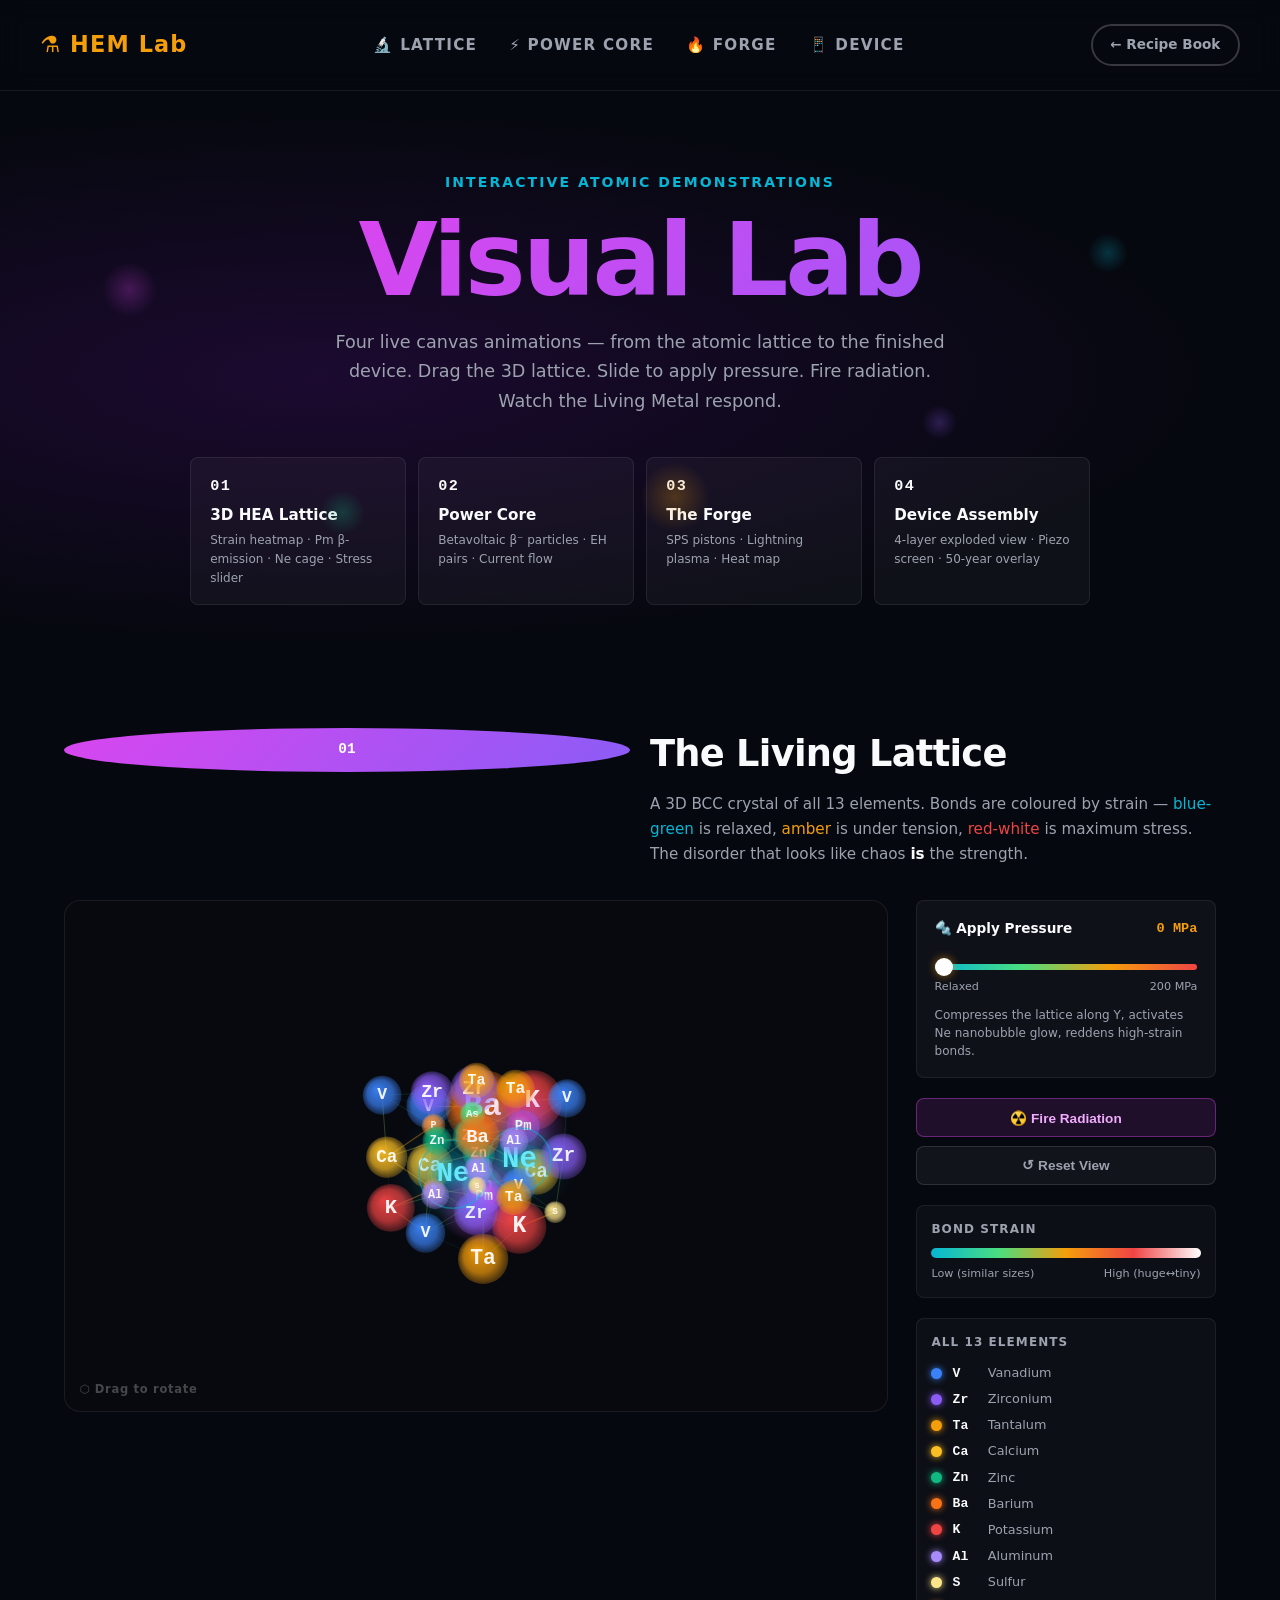
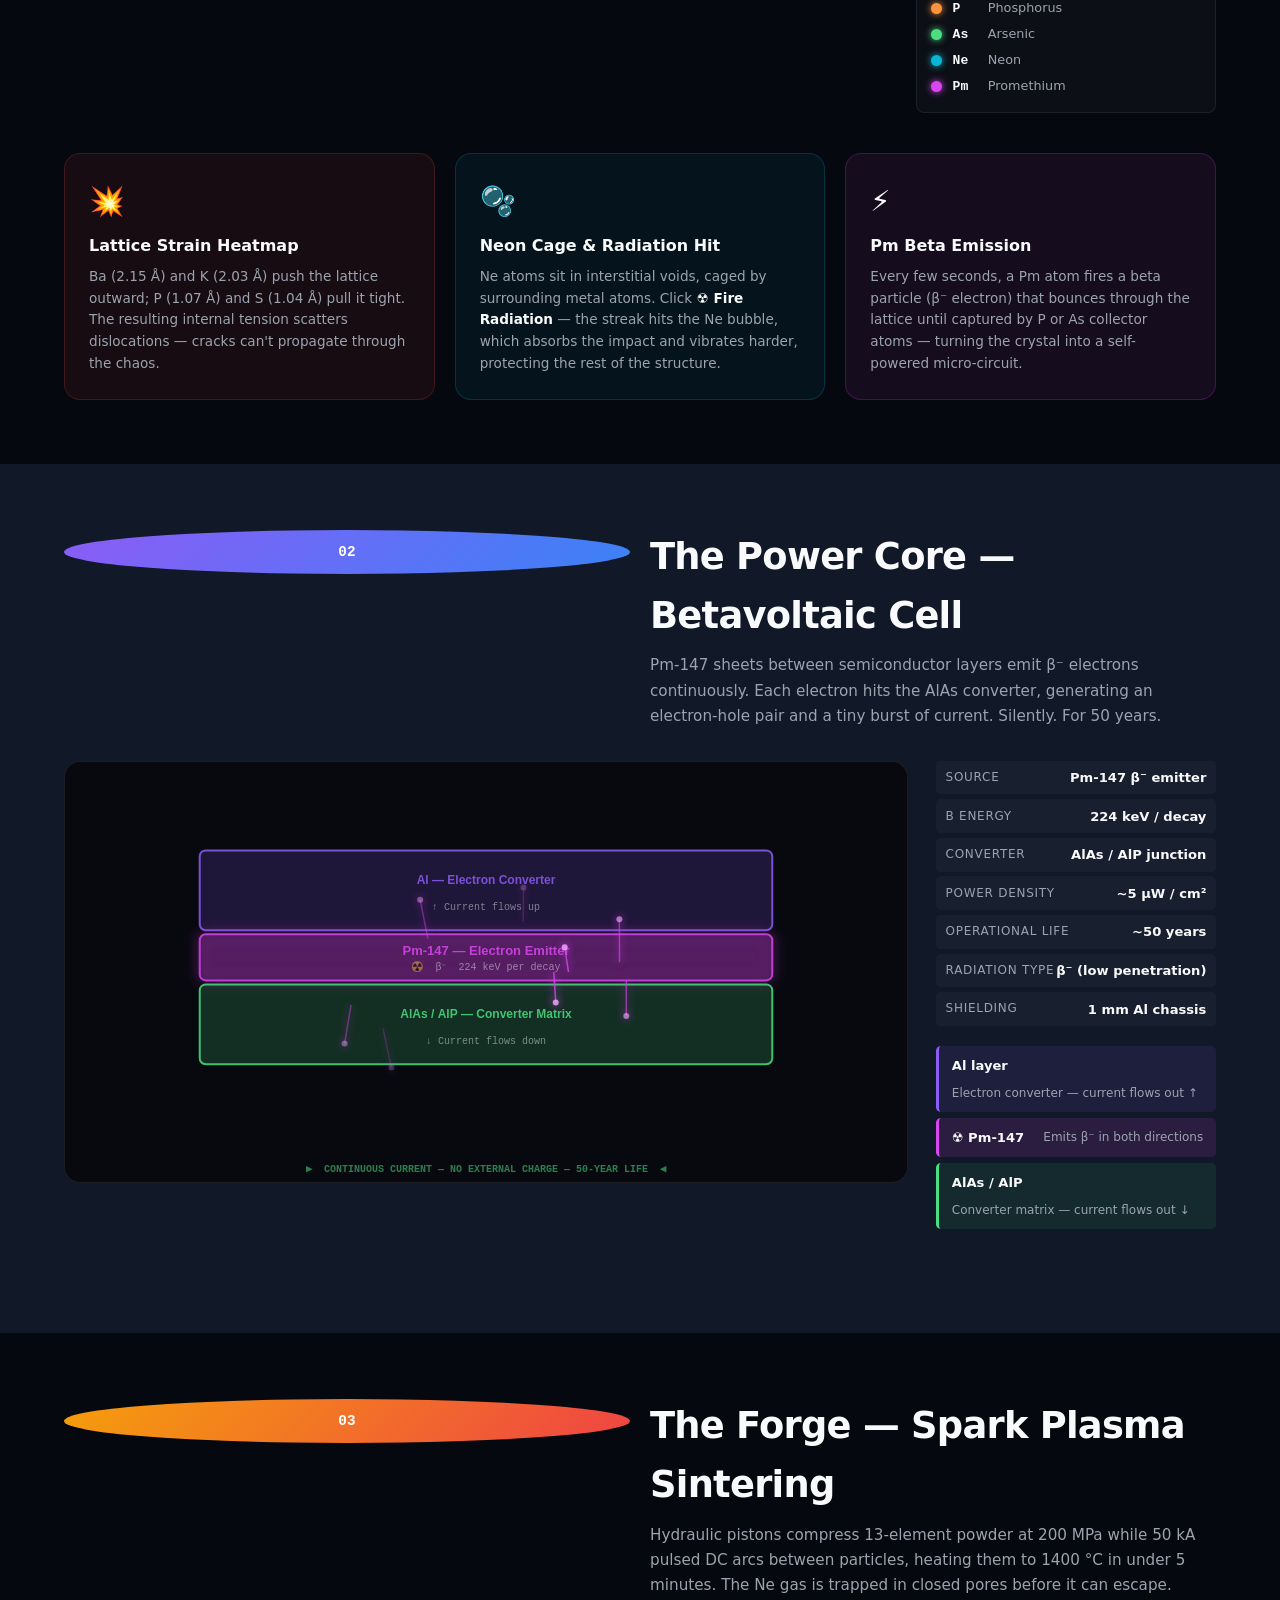
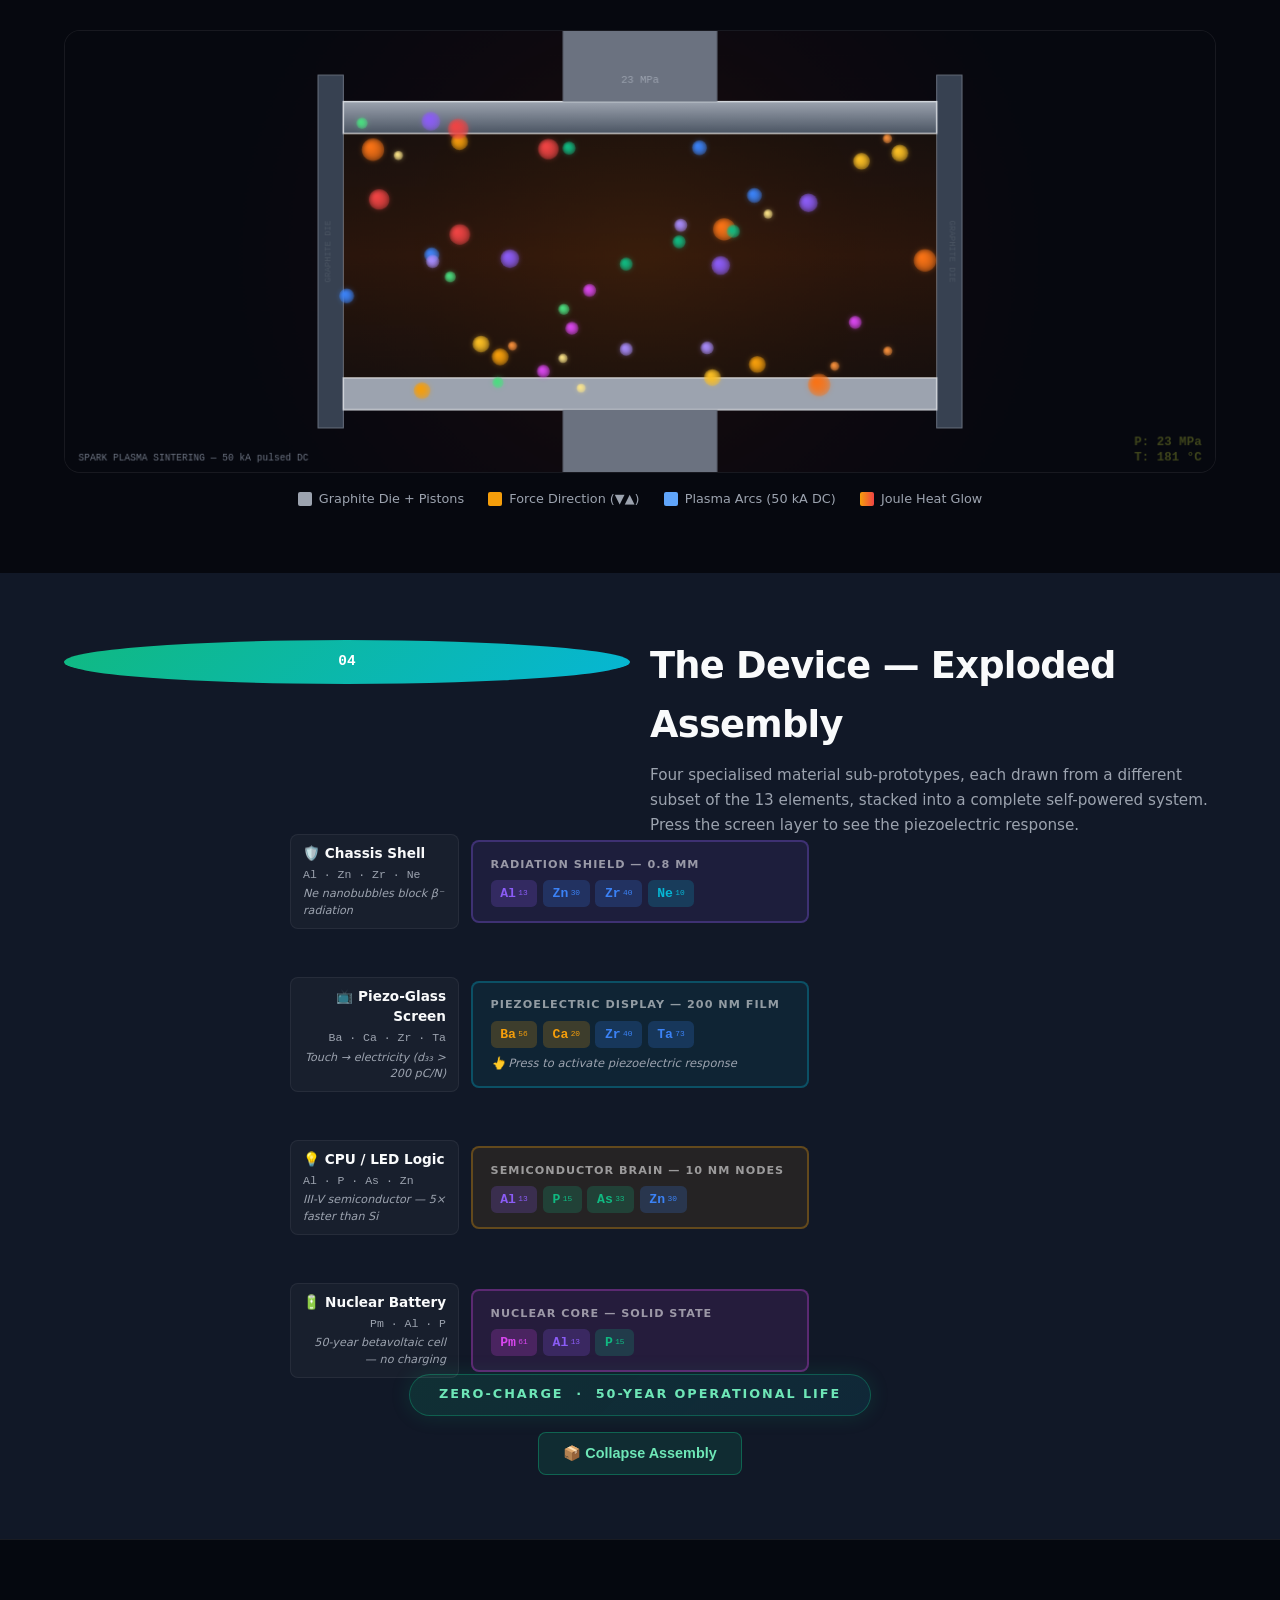
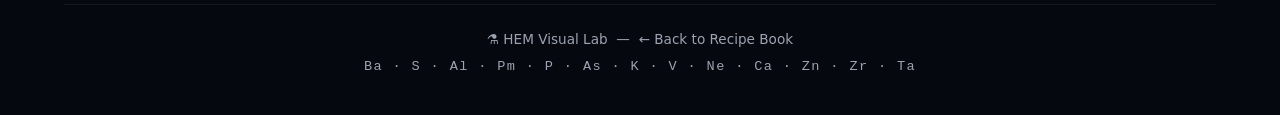
<file: visualize.html>
<!DOCTYPE html>
<html lang="en">
<head>
  <meta charset="UTF-8" />
  <meta name="viewport" content="width=device-width, initial-scale=1.0" />
  <title>HEM Visual Lab — 4 Atomic-Scale Demonstrations</title>
  <link rel="stylesheet" href="styles.css" />
  <link rel="stylesheet" href="visualize.css" />
</head>
<body class="vlab-page">

  <!-- ═══════════════════════════════════════════════════════ NAV -->
  <nav class="nav vlab-nav" aria-label="Visual lab navigation">
    <a class="nav__logo" href="index.html">⚗️ HEM Lab</a>
    <ul class="nav__links">
      <li><a href="#vlab-lattice">🔬 Lattice</a></li>
      <li><a href="#vlab-betavolt">⚡ Power Core</a></li>
      <li><a href="#vlab-sps">🔥 Forge</a></li>
      <li><a href="#vlab-device">📱 Device</a></li>
    </ul>
    <a href="index.html" class="btn btn--ghost vlab-back-btn">← Recipe Book</a>
  </nav>

  <!-- ══════════════════════════════════════════════════════ HERO -->
  <header class="vlab-hero">
    <div class="vlab-hero__particles" aria-hidden="true">
      <span class="particle" style="--x:8%;--y:30%;--s:55px;--c:#d946ef;--d:0s"></span>
      <span class="particle" style="--x:85%;--y:25%;--s:40px;--c:#06b6d4;--d:.7s"></span>
      <span class="particle" style="--x:50%;--y:65%;--s:70px;--c:#f59e0b;--d:1.3s"></span>
      <span class="particle" style="--x:25%;--y:70%;--s:45px;--c:#10b981;--d:.4s"></span>
      <span class="particle" style="--x:72%;--y:55%;--s:35px;--c:#8b5cf6;--d:1.1s"></span>
    </div>
    <div class="container">
      <p class="hero__eyebrow">Interactive Atomic Demonstrations</p>
      <h1 class="vlab-hero__title">
        <span class="highlight highlight--magenta">Visual Lab</span>
      </h1>
      <p class="vlab-hero__sub">
        Four live canvas animations — from the atomic lattice to the finished device.
        Drag the 3D lattice. Slide to apply pressure. Fire radiation. Watch the Living Metal respond.
      </p>
      <div class="vlab-toc">
        <a href="#vlab-lattice"  class="vlab-toc-item">
          <span class="vlab-toc-num">01</span>
          <span>3D HEA Lattice</span>
          <em>Strain heatmap · Pm β-emission · Ne cage · Stress slider</em>
        </a>
        <a href="#vlab-betavolt" class="vlab-toc-item">
          <span class="vlab-toc-num">02</span>
          <span>Power Core</span>
          <em>Betavoltaic β⁻ particles · EH pairs · Current flow</em>
        </a>
        <a href="#vlab-sps"     class="vlab-toc-item">
          <span class="vlab-toc-num">03</span>
          <span>The Forge</span>
          <em>SPS pistons · Lightning plasma · Heat map</em>
        </a>
        <a href="#vlab-device"  class="vlab-toc-item">
          <span class="vlab-toc-num">04</span>
          <span>Device Assembly</span>
          <em>4-layer exploded view · Piezo screen · 50-year overlay</em>
        </a>
      </div>
    </div>
  </header>

  <main>

    <!-- ═══════════════════════════════════════ VIZ 1: LATTICE -->
    <section id="vlab-lattice" class="vlab-section">
      <div class="container">

        <div class="vlab-sec-header">
          <div class="vlab-badge">01</div>
          <div>
            <h2>The Living Lattice</h2>
            <p>A 3D BCC crystal of all 13 elements. Bonds are coloured by strain — <span class="c-cyan">blue-green</span> is relaxed, <span class="c-amber">amber</span> is under tension, <span class="c-red">red-white</span> is maximum stress. The disorder that looks like chaos <em>is</em> the strength.</p>
          </div>
        </div>

        <div class="vlab-main-layout">

          <!-- Canvas -->
          <div class="vlab-canvas-wrap" id="latticeWrap">
            <canvas id="latticeCanvas" aria-label="Interactive 3D HEA lattice — drag to rotate"></canvas>
            <div class="canvas-hint" id="latticeHint">⬡ Drag to rotate</div>
          </div>

          <!-- Control + Legend panel -->
          <aside class="vlab-panel">

            <!-- Stress slider -->
            <div class="ctrl-group">
              <div class="ctrl-group__head">
                <span class="ctrl-group__label">🔩 Apply Pressure</span>
                <span class="ctrl-value" id="stressVal">0 MPa</span>
              </div>
              <input type="range" id="stressSlider" class="stress-slider" min="0" max="100" value="0"
                     aria-label="Stress pressure slider — 0 to 200 MPa" />
              <div class="slider-ends">
                <span>Relaxed</span>
                <span>200 MPa</span>
              </div>
              <p class="ctrl-note">Compresses the lattice along Y, activates Ne nanobubble glow, reddens high-strain bonds.</p>
            </div>

            <!-- Buttons -->
            <div class="ctrl-btns">
              <button class="vlab-btn vlab-btn--rad" id="fireRadiation">☢️ Fire Radiation</button>
              <button class="vlab-btn vlab-btn--reset" id="resetLattice">↺ Reset View</button>
            </div>

            <!-- Strain key -->
            <div class="strain-key">
              <p class="strain-key__label">Bond Strain</p>
              <div class="strain-bar"></div>
              <div class="strain-ends">
                <span>Low (similar sizes)</span>
                <span>High (huge↔tiny)</span>
              </div>
            </div>

            <!-- Element legend -->
            <div class="vlab-legend">
              <p class="vlab-legend__title">All 13 Elements</p>
              <div class="legend-grid" id="legendGrid"></div>
            </div>

          </aside>
        </div>

        <!-- Feature callout cards -->
        <div class="feature-row">
          <div class="feat-card feat--chaos">
            <div class="feat-icon">💥</div>
            <h3>Lattice Strain Heatmap</h3>
            <p>Ba (2.15 Å) and K (2.03 Å) push the lattice outward; P (1.07 Å) and S (1.04 Å) pull it tight. The resulting internal tension scatters dislocations — cracks can't propagate through the chaos.</p>
          </div>
          <div class="feat-card feat--ne">
            <div class="feat-icon">🫧</div>
            <h3>Neon Cage &amp; Radiation Hit</h3>
            <p>Ne atoms sit in interstitial voids, caged by surrounding metal atoms. Click <strong>☢️ Fire Radiation</strong> — the streak hits the Ne bubble, which absorbs the impact and vibrates harder, protecting the rest of the structure.</p>
          </div>
          <div class="feat-card feat--pm">
            <div class="feat-icon">⚡</div>
            <h3>Pm Beta Emission</h3>
            <p>Every few seconds, a Pm atom fires a beta particle (β⁻ electron) that bounces through the lattice until captured by P or As collector atoms — turning the crystal into a self-powered micro-circuit.</p>
          </div>
        </div>

      </div>
    </section>

    <!-- ════════════════════════════════ VIZ 2: BETAVOLTAIC -->
    <section id="vlab-betavolt" class="vlab-section vlab-section--dark">
      <div class="container">

        <div class="vlab-sec-header">
          <div class="vlab-badge vlab-badge--2">02</div>
          <div>
            <h2>The Power Core — Betavoltaic Cell</h2>
            <p>Pm-147 sheets between semiconductor layers emit β⁻ electrons continuously.
               Each electron hits the AlAs converter, generating an electron-hole pair and a tiny burst of current.
               Silently. For 50 years.</p>
          </div>
        </div>

        <div class="vlab-main-layout vlab-main-layout--rev">
          <div class="vlab-canvas-wrap vlab-canvas-wrap--bv">
            <canvas id="betavoltCanvas" aria-label="Betavoltaic cell cross-section animation"></canvas>
          </div>
          <aside class="vlab-panel vlab-panel--bv">
            <div class="bv-stats">
              <div class="bv-stat"><span>Source</span><strong>Pm-147 β⁻ emitter</strong></div>
              <div class="bv-stat"><span>β energy</span><strong>224 keV / decay</strong></div>
              <div class="bv-stat"><span>Converter</span><strong>AlAs / AlP junction</strong></div>
              <div class="bv-stat"><span>Power density</span><strong>~5 µW / cm²</strong></div>
              <div class="bv-stat"><span>Operational life</span><strong>~50 years</strong></div>
              <div class="bv-stat"><span>Radiation type</span><strong>β⁻ (low penetration)</strong></div>
              <div class="bv-stat"><span>Shielding</span><strong>1 mm Al chassis</strong></div>
            </div>
            <div class="bv-layers">
              <div class="bv-layer bv-layer--al"><strong>Al layer</strong><span>Electron converter — current flows out ↑</span></div>
              <div class="bv-layer bv-layer--pm"><strong>☢️ Pm-147</strong><span>Emits β⁻ in both directions</span></div>
              <div class="bv-layer bv-layer--alas"><strong>AlAs / AlP</strong><span>Converter matrix — current flows out ↓</span></div>
            </div>
          </aside>
        </div>

      </div>
    </section>

    <!-- ═══════════════════════════════════════════ VIZ 3: SPS -->
    <section id="vlab-sps" class="vlab-section">
      <div class="container">

        <div class="vlab-sec-header">
          <div class="vlab-badge vlab-badge--3">03</div>
          <div>
            <h2>The Forge — Spark Plasma Sintering</h2>
            <p>Hydraulic pistons compress 13-element powder at 200 MPa while 50 kA pulsed DC arcs between particles, heating them to 1400 °C in under 5 minutes. The Ne gas is trapped in closed pores before it can escape.</p>
          </div>
        </div>

        <canvas id="spsCanvas" class="sps-canvas-full" aria-label="Spark Plasma Sintering chamber animation"></canvas>

        <div class="sps-legend">
          <div class="sps-leg-item"><span style="background:#9ca3af"></span>Graphite Die + Pistons</div>
          <div class="sps-leg-item"><span style="background:#f59e0b"></span>Force Direction (▼▲)</div>
          <div class="sps-leg-item"><span style="background:#60a5fa"></span>Plasma Arcs (50 kA DC)</div>
          <div class="sps-leg-item sps-leg-heat"><span></span>Joule Heat Glow</div>
        </div>

      </div>
    </section>

    <!-- ═══════════════════════════════════════ VIZ 4: DEVICE -->
    <section id="vlab-device" class="vlab-section vlab-section--dark">
      <div class="container">

        <div class="vlab-sec-header">
          <div class="vlab-badge vlab-badge--4">04</div>
          <div>
            <h2>The Device — Exploded Assembly</h2>
            <p>Four specialised material sub-prototypes, each drawn from a different subset of the 13 elements, stacked into a complete self-powered system. Press the screen layer to see the piezoelectric response.</p>
          </div>
        </div>

        <div class="device-wrap">

          <div class="device-exploded" id="deviceExploded" role="img" aria-label="Exploded 4-layer device assembly">

            <!-- Layer 4: Chassis -->
            <div class="dev-layer dev-layer--chassis">
              <div class="dev-callout dev-callout--right">
                <strong>🛡️ Chassis Shell</strong>
                <span>Al · Zn · Zr · Ne</span>
                <em>Ne nanobubbles block β⁻ radiation</em>
              </div>
              <div class="dev-layer__body">
                <div class="dev-layer__inner">
                  <span class="dev-layer__label">RADIATION SHIELD — 0.8 mm</span>
                  <div class="dev-chips">
                    <span class="sys-chip sys-chip--post">Al<sub>13</sub></span>
                    <span class="sys-chip sys-chip--transition">Zn<sub>30</sub></span>
                    <span class="sys-chip sys-chip--transition">Zr<sub>40</sub></span>
                    <span class="sys-chip sys-chip--noble">Ne<sub>10</sub></span>
                  </div>
                </div>
              </div>
            </div>

            <!-- Layer 3: Screen -->
            <div class="dev-layer dev-layer--screen">
              <div class="dev-callout dev-callout--left">
                <strong>📺 Piezo-Glass Screen</strong>
                <span>Ba · Ca · Zr · Ta</span>
                <em>Touch → electricity (d₃₃ &gt; 200 pC/N)</em>
              </div>
              <div class="dev-layer__body dev-layer__body--screen" role="button" tabindex="0"
                   aria-label="Press the screen to activate piezoelectric effect">
                <div class="dev-layer__inner">
                  <span class="dev-layer__label">PIEZOELECTRIC DISPLAY — 200 nm film</span>
                  <div class="dev-chips">
                    <span class="sys-chip sys-chip--alkaline">Ba<sub>56</sub></span>
                    <span class="sys-chip sys-chip--alkaline">Ca<sub>20</sub></span>
                    <span class="sys-chip sys-chip--transition">Zr<sub>40</sub></span>
                    <span class="sys-chip sys-chip--transition">Ta<sub>73</sub></span>
                  </div>
                  <p class="screen-hint">👆 Press to activate piezoelectric response</p>
                </div>
                <div class="piezo-ripple" aria-hidden="true"></div>
              </div>
            </div>

            <!-- Layer 2: CPU/LED -->
            <div class="dev-layer dev-layer--logic">
              <div class="dev-callout dev-callout--right">
                <strong>💡 CPU / LED Logic</strong>
                <span>Al · P · As · Zn</span>
                <em>III-V semiconductor — 5× faster than Si</em>
              </div>
              <div class="dev-layer__body">
                <div class="dev-layer__inner">
                  <span class="dev-layer__label">SEMICONDUCTOR BRAIN — 10 nm nodes</span>
                  <div class="dev-chips">
                    <span class="sys-chip sys-chip--post">Al<sub>13</sub></span>
                    <span class="sys-chip sys-chip--nonmetal">P<sub>15</sub></span>
                    <span class="sys-chip sys-chip--nonmetal">As<sub>33</sub></span>
                    <span class="sys-chip sys-chip--transition">Zn<sub>30</sub></span>
                  </div>
                </div>
              </div>
            </div>

            <!-- Layer 1: Battery -->
            <div class="dev-layer dev-layer--battery">
              <div class="dev-callout dev-callout--left">
                <strong>🔋 Nuclear Battery</strong>
                <span>Pm · Al · P</span>
                <em>50-year betavoltaic cell — no charging</em>
              </div>
              <div class="dev-layer__body">
                <div class="dev-layer__inner">
                  <span class="dev-layer__label">NUCLEAR CORE — SOLID STATE</span>
                  <div class="dev-chips">
                    <span class="sys-chip sys-chip--rare">Pm<sub>61</sub></span>
                    <span class="sys-chip sys-chip--post">Al<sub>13</sub></span>
                    <span class="sys-chip sys-chip--nonmetal">P<sub>15</sub></span>
                  </div>
                </div>
              </div>
            </div>

          </div><!-- /.device-exploded -->

          <div class="device-footer">
            <div class="zero-charge-badge">
              ZERO-CHARGE &nbsp;·&nbsp; 50-YEAR OPERATIONAL LIFE
            </div>
            <button class="vlab-btn vlab-btn--device" id="toggleDevice">
              📦 Collapse Assembly
            </button>
          </div>

        </div><!-- /.device-wrap -->

      </div>
    </section>

  </main>

  <!-- ═══════════════════════════════════════════════════ FOOTER -->
  <footer class="footer">
    <div class="container">
      <div class="footer__bottom">
        <p>⚗️ HEM Visual Lab &nbsp;—&nbsp; <a href="index.html">← Back to Recipe Book</a></p>
        <p class="footer__elements">Ba · S · Al · Pm · P · As · K · V · Ne · Ca · Zn · Zr · Ta</p>
      </div>
    </div>
  </footer>

  <script src="visualize.js"></script>
</body>
</html>
</file>
<file: styles.css>
/* ═══════════════════════════════════════════════════════════════
   HEM Recipe Book — styles.css
   High-Entropy Material prototype website
═══════════════════════════════════════════════════════════════ */

/* ─── Reset & Custom Properties ─── */
*, *::before, *::after { box-sizing: border-box; margin: 0; padding: 0; }

:root {
  /* Palette */
  --gold:       #f59e0b;
  --gold-light: #fde68a;
  --cyan:       #06b6d4;
  --cyan-light: #a5f3fc;
  --magenta:    #d946ef;
  --green:      #10b981;
  --red:        #ef4444;
  --purple:     #8b5cf6;

  /* Category colours */
  --col-alkali:    #ef4444;
  --col-alkaline:  #f59e0b;
  --col-transition:#3b82f6;
  --col-nonmetal:  #10b981;
  --col-noble:     #06b6d4;
  --col-post:      #8b5cf6;
  --col-rare:      #d946ef;

  /* Recipe colours */
  --hea:       #f59e0b;
  --hea-dark:  #92400e;
  --heo:       #8b5cf6;
  --heo-dark:  #4c1d95;

  /* Surface */
  --bg-dark:  #0b0f19;
  --bg-mid:   #111827;
  --bg-light: #1f2937;
  --bg-white: #f9fafb;

  /* Text */
  --text-primary: #f9fafb;
  --text-muted:   #9ca3af;
  --text-dark:    #111827;

  /* Typography */
  --font-sans:  'Segoe UI', system-ui, -apple-system, sans-serif;
  --font-mono:  'Courier New', monospace;

  /* Spacing */
  --section-pad: 5rem 0;
  --container:   1200px;
  --radius:      1rem;
  --radius-sm:   .5rem;

  scroll-behavior: smooth;
}

html { font-size: 16px; }

body {
  font-family: var(--font-sans);
  background: var(--bg-dark);
  color: var(--text-primary);
  line-height: 1.6;
  overflow-x: hidden;
}

a { color: inherit; text-decoration: none; }
ul { list-style: none; }
img { max-width: 100%; display: block; }

/* ─── Utilities ─── */
.container {
  max-width: var(--container);
  margin: 0 auto;
  padding: 0 1.5rem;
}

.highlight {
  font-style: normal;
  -webkit-background-clip: text;
  background-clip: text;
  -webkit-text-fill-color: transparent;
  color: transparent;
}
.highlight--gold    { background-image: linear-gradient(135deg, #f59e0b, #fbbf24); }
.highlight--cyan    { background-image: linear-gradient(135deg, #06b6d4, #22d3ee); }
.highlight--magenta { background-image: linear-gradient(135deg, #d946ef, #a855f7); }

.btn {
  display: inline-block;
  padding: .85rem 2rem;
  border-radius: 3rem;
  font-weight: 700;
  font-size: 1rem;
  cursor: pointer;
  transition: transform .2s, box-shadow .2s;
  border: 2px solid transparent;
}
.btn:hover { transform: translateY(-3px); }

.btn--primary {
  background: linear-gradient(135deg, #f59e0b, #ef4444);
  color: #0b0f19;
  box-shadow: 0 4px 20px rgba(245,158,11,.4);
}
.btn--primary:hover { box-shadow: 0 8px 30px rgba(245,158,11,.6); }

.btn--secondary {
  background: transparent;
  border-color: var(--cyan);
  color: var(--cyan);
}
.btn--secondary:hover {
  background: var(--cyan);
  color: #0b0f19;
  box-shadow: 0 4px 20px rgba(6,182,212,.4);
}

/* ─── Hero ─── */
.hero {
  position: relative;
  min-height: 100vh;
  background: radial-gradient(ellipse at 20% 50%, #1e1040 0%, #0b0f19 60%),
              radial-gradient(ellipse at 80% 20%, #0c1f40 0%, transparent 60%);
  overflow: hidden;
  display: flex;
  flex-direction: column;
}

/* Floating particles */
.hero__particles {
  position: absolute;
  inset: 0;
  pointer-events: none;
  overflow: hidden;
}
.particle {
  position: absolute;
  left: var(--x);
  top: var(--y);
  width: var(--s);
  height: var(--s);
  border-radius: 50%;
  background: radial-gradient(circle, var(--c), transparent 70%);
  opacity: .25;
  animation: float 8s ease-in-out infinite;
  animation-delay: var(--d);
}
@keyframes float {
  0%, 100% { transform: translateY(0) scale(1); opacity: .2; }
  50%       { transform: translateY(-30px) scale(1.15); opacity: .4; }
}

/* Nav */
.nav {
  position: relative;
  z-index: 10;
  display: flex;
  align-items: center;
  justify-content: space-between;
  padding: 1.5rem 2.5rem;
}
.nav__logo {
  font-size: 1.4rem;
  font-weight: 800;
  color: var(--gold);
  letter-spacing: .05em;
}
.nav__links {
  display: flex;
  gap: 2rem;
}
.nav__links a {
  font-weight: 600;
  color: var(--text-muted);
  transition: color .2s;
  font-size: .95rem;
  text-transform: uppercase;
  letter-spacing: .08em;
}
.nav__links a:hover { color: var(--text-primary); }

/* Hero content */
.hero__content {
  position: relative;
  z-index: 2;
  flex: 1;
  display: flex;
  flex-direction: column;
  justify-content: center;
  align-items: flex-start;
  padding: 2rem 2.5rem 3rem;
  max-width: 900px;
  margin: 0 auto;
  width: 100%;
}

.hero__eyebrow {
  font-size: .875rem;
  font-weight: 700;
  text-transform: uppercase;
  letter-spacing: .15em;
  color: var(--cyan);
  margin-bottom: 1rem;
}

.hero__title {
  font-size: clamp(2.8rem, 7vw, 6rem);
  font-weight: 900;
  line-height: 1.05;
  margin-bottom: 1.5rem;
  letter-spacing: -.02em;
}

.hero__subtitle {
  font-size: 1.15rem;
  color: var(--text-muted);
  max-width: 680px;
  margin-bottom: 2.5rem;
  line-height: 1.7;
}
.hero__subtitle strong { color: var(--text-primary); }

.hero__cta-group {
  display: flex;
  gap: 1rem;
  flex-wrap: wrap;
}

/* Periodic strip */
.periodic-strip {
  position: relative;
  z-index: 2;
  display: flex;
  flex-wrap: wrap;
  justify-content: center;
  gap: .5rem;
  padding: 1.5rem 2rem 2.5rem;
  background: linear-gradient(to top, rgba(0,0,0,.4), transparent);
}

.element-chip {
  display: flex;
  flex-direction: column;
  align-items: center;
  justify-content: center;
  width: 60px;
  height: 60px;
  border-radius: .5rem;
  font-size: 1.1rem;
  font-weight: 800;
  cursor: default;
  transition: transform .2s, box-shadow .2s;
  border: 2px solid transparent;
  user-select: none;
}
.element-chip sub { font-size: .6em; font-weight: 400; }
.element-chip:hover { transform: scale(1.2); z-index: 5; }

.element-chip--alkali    { background: rgba(239,68,68,.15);  border-color: var(--col-alkali);    color: var(--col-alkali); }
.element-chip--alkaline  { background: rgba(245,158,11,.15); border-color: var(--col-alkaline);  color: var(--col-alkaline); }
.element-chip--transition{ background: rgba(59,130,246,.15); border-color: var(--col-transition);color: var(--col-transition); }
.element-chip--nonmetal  { background: rgba(16,185,129,.15); border-color: var(--col-nonmetal);  color: var(--col-nonmetal); }
.element-chip--noble     { background: rgba(6,182,212,.15);  border-color: var(--col-noble);     color: var(--col-noble); }
.element-chip--post      { background: rgba(139,92,246,.15); border-color: var(--col-post);      color: var(--col-post); }
.element-chip--rare      { background: rgba(217,70,239,.15); border-color: var(--col-rare);      color: var(--col-rare); }

/* ─── Sections ─── */
.section { padding: var(--section-pad); }
.section--dark  { background: var(--bg-mid); }
.section--light { background: var(--bg-light); }

.section__title {
  font-size: clamp(2rem, 4vw, 3rem);
  font-weight: 900;
  text-align: center;
  margin-bottom: 1rem;
  letter-spacing: -.02em;
}
.section__intro {
  text-align: center;
  color: var(--text-muted);
  max-width: 640px;
  margin: 0 auto 3rem;
  font-size: 1.05rem;
}

/* ─── Elements Grid ─── */
.elements-grid {
  display: grid;
  grid-template-columns: repeat(auto-fill, minmax(300px, 1fr));
  gap: 1.5rem;
}

.element-card {
  border-radius: var(--radius);
  padding: 1.75rem;
  position: relative;
  overflow: hidden;
  transition: transform .25s, box-shadow .25s;
  border: 1px solid transparent;
}
.element-card:hover {
  transform: translateY(-6px);
  box-shadow: 0 20px 50px rgba(0,0,0,.4);
}

.element-card--alkali    { background: linear-gradient(135deg, rgba(239,68,68,.12) 0%, rgba(239,68,68,.04) 100%); border-color: rgba(239,68,68,.3); }
.element-card--alkaline  { background: linear-gradient(135deg, rgba(245,158,11,.12) 0%, rgba(245,158,11,.04) 100%); border-color: rgba(245,158,11,.3); }
.element-card--transition{ background: linear-gradient(135deg, rgba(59,130,246,.12) 0%, rgba(59,130,246,.04) 100%); border-color: rgba(59,130,246,.3); }
.element-card--nonmetal  { background: linear-gradient(135deg, rgba(16,185,129,.12) 0%, rgba(16,185,129,.04) 100%); border-color: rgba(16,185,129,.3); }
.element-card--noble     { background: linear-gradient(135deg, rgba(6,182,212,.12) 0%, rgba(6,182,212,.04) 100%); border-color: rgba(6,182,212,.3); }
.element-card--post      { background: linear-gradient(135deg, rgba(139,92,246,.12) 0%, rgba(139,92,246,.04) 100%); border-color: rgba(139,92,246,.3); }
.element-card--rare      { background: linear-gradient(135deg, rgba(217,70,239,.12) 0%, rgba(217,70,239,.04) 100%); border-color: rgba(217,70,239,.3); }

.element-card__symbol {
  font-size: 3.5rem;
  font-weight: 900;
  line-height: 1;
  margin-bottom: .25rem;
}
.element-card--alkali    .element-card__symbol { color: var(--col-alkali); }
.element-card--alkaline  .element-card__symbol { color: var(--col-alkaline); }
.element-card--transition .element-card__symbol { color: var(--col-transition); }
.element-card--nonmetal  .element-card__symbol { color: var(--col-nonmetal); }
.element-card--noble     .element-card__symbol { color: var(--col-noble); }
.element-card--post      .element-card__symbol { color: var(--col-post); }
.element-card--rare      .element-card__symbol { color: var(--col-rare); }

.element-card__number {
  position: absolute;
  top: 1rem;
  right: 1.25rem;
  font-size: .875rem;
  font-weight: 700;
  color: var(--text-muted);
  font-family: var(--font-mono);
}
.element-card__name {
  font-size: 1.25rem;
  font-weight: 800;
  margin-bottom: .15rem;
}
.element-card__category {
  font-size: .75rem;
  font-weight: 600;
  text-transform: uppercase;
  letter-spacing: .1em;
  color: var(--text-muted);
  margin-bottom: .75rem;
}
.element-card__role {
  font-size: .9rem;
  color: var(--text-muted);
  line-height: 1.55;
  margin-bottom: 1rem;
}
.element-card__stats {
  display: flex;
  flex-wrap: wrap;
  gap: .5rem .75rem;
}
.element-card__stats li {
  font-size: .8rem;
  display: flex;
  flex-direction: column;
}
.element-card__stats span { color: var(--text-muted); font-size: .7rem; text-transform: uppercase; letter-spacing: .07em; }
.element-card__stats strong { color: var(--text-primary); }

/* ─── Recipe Sections ─── */
.section--hea {
  background: linear-gradient(135deg, #0f0d00 0%, #1a1200 40%, #0b0f19 100%);
  border-top: 3px solid rgba(245,158,11,.3);
  border-bottom: 3px solid rgba(245,158,11,.1);
}
.section--heo {
  background: linear-gradient(135deg, #0d0414 0%, #150b2e 40%, #0b0f19 100%);
  border-top: 3px solid rgba(139,92,246,.3);
  border-bottom: 3px solid rgba(139,92,246,.1);
}

.recipe-header { text-align: center; margin-bottom: 3rem; }

.recipe-header__badge {
  display: inline-block;
  background: var(--hea);
  color: #0b0f19;
  font-size: .75rem;
  font-weight: 800;
  text-transform: uppercase;
  letter-spacing: .15em;
  padding: .35rem .9rem;
  border-radius: 3rem;
  margin-bottom: 1rem;
}
.recipe-header__badge--heo { background: var(--heo); color: #fff; }

.recipe-header__title {
  font-size: clamp(2rem, 5vw, 3.5rem);
  font-weight: 900;
  line-height: 1.1;
  color: var(--hea);
  margin-bottom: .75rem;
}
.recipe-header__title--heo { color: var(--heo); }

.recipe-header__subtitle {
  display: block;
  font-size: clamp(1rem, 2.5vw, 1.4rem);
  font-weight: 400;
  color: var(--text-muted);
  margin-top: .5rem;
}

.recipe-header__tagline {
  max-width: 640px;
  margin: 0 auto;
  color: var(--text-muted);
  font-size: 1.05rem;
  line-height: 1.7;
}

/* Recipe two-column layout */
.recipe-layout {
  display: grid;
  grid-template-columns: 1fr 1.2fr;
  gap: 2.5rem;
  margin-bottom: 3rem;
  align-items: start;
}

.recipe-ingredients h3,
.recipe-steps h3 {
  font-size: 1.1rem;
  font-weight: 800;
  text-transform: uppercase;
  letter-spacing: .1em;
  margin-bottom: 1.25rem;
  color: var(--hea);
}
.recipe-steps h3 { color: var(--hea); }
.section--heo .recipe-ingredients h3,
.section--heo .recipe-steps h3 { color: var(--heo); }

/* Ingredient list */
.ingredient-list {
  display: flex;
  flex-direction: column;
  gap: .6rem;
}

.ingredient {
  display: grid;
  grid-template-columns: 48px 48px 1fr;
  align-items: center;
  gap: .75rem;
  padding: .75rem 1rem;
  border-radius: var(--radius-sm);
  border-left: 3px solid transparent;
}

.ingredient--bulk    { background: rgba(245,158,11,.08); border-left-color: var(--hea); }
.ingredient--dopant  { background: rgba(217,70,239,.08); border-left-color: var(--magenta); }
.ingredient--special { background: rgba(6,182,212,.08);  border-left-color: var(--cyan); }
.ingredient--heo-bulk   { background: rgba(139,92,246,.08); border-left-color: var(--heo); }
.ingredient--stabiliser { background: rgba(6,182,212,.08);  border-left-color: var(--cyan); }
.ingredient--tuner      { background: rgba(16,185,129,.08); border-left-color: var(--green); }

.ingredient__pct {
  font-size: .75rem;
  font-weight: 700;
  font-family: var(--font-mono);
  color: var(--text-muted);
  text-align: center;
}
.ingredient__symbol {
  font-size: 1.4rem;
  font-weight: 900;
  color: var(--text-primary);
  text-align: center;
}
.ingredient__name  { font-weight: 700; font-size: .95rem; }
.ingredient__note  { font-size: .8rem; color: var(--text-muted); grid-column: 3; }

/* Steps */
.steps { counter-reset: step; }
.step {
  display: flex;
  gap: 1.25rem;
  padding: 1.25rem 0;
  border-bottom: 1px solid rgba(255,255,255,.06);
}
.step:last-child { border-bottom: none; }
.step__num {
  display: flex;
  align-items: center;
  justify-content: center;
  flex-shrink: 0;
  width: 36px;
  height: 36px;
  border-radius: 50%;
  background: var(--hea);
  color: #0b0f19;
  font-size: .8rem;
  font-weight: 800;
  font-family: var(--font-mono);
  margin-top: .1rem;
}
.step__num--heo { background: var(--heo); color: #fff; }
.step strong { display: block; font-size: 1rem; margin-bottom: .35rem; }
.step p { font-size: .9rem; color: var(--text-muted); line-height: 1.6; }

/* Properties grid */
.recipe-properties h3 {
  font-size: 1.1rem;
  font-weight: 800;
  text-transform: uppercase;
  letter-spacing: .1em;
  margin-bottom: 1.25rem;
  color: var(--hea);
}
.recipe-properties--heo h3 { color: var(--heo); }

.properties-grid {
  display: grid;
  grid-template-columns: repeat(auto-fill, minmax(180px, 1fr));
  gap: 1rem;
}

.property {
  background: rgba(245,158,11,.07);
  border: 1px solid rgba(245,158,11,.15);
  border-radius: var(--radius-sm);
  padding: 1.25rem;
  text-align: center;
  transition: transform .2s, box-shadow .2s;
}
.property:hover {
  transform: translateY(-4px);
  box-shadow: 0 10px 30px rgba(245,158,11,.15);
}
.property--heo {
  background: rgba(139,92,246,.07);
  border-color: rgba(139,92,246,.2);
}
.property--heo:hover { box-shadow: 0 10px 30px rgba(139,92,246,.2); }

.property__icon { font-size: 1.75rem; margin-bottom: .5rem; }
.property__label { font-size: .75rem; text-transform: uppercase; letter-spacing: .08em; color: var(--text-muted); margin-bottom: .25rem; }
.property__value { font-size: 1rem; font-weight: 800; color: var(--text-primary); }

/* ─── Compare Table ─── */
.compare-table-wrapper {
  overflow-x: auto;
  border-radius: var(--radius);
  border: 1px solid rgba(255,255,255,.08);
  margin-bottom: 3rem;
}
.compare-table {
  width: 100%;
  border-collapse: collapse;
  font-size: .9rem;
}
.compare-table th,
.compare-table td {
  padding: .9rem 1.25rem;
  border-bottom: 1px solid rgba(255,255,255,.06);
  text-align: left;
  vertical-align: middle;
}
.compare-table thead th {
  font-weight: 800;
  font-size: .8rem;
  text-transform: uppercase;
  letter-spacing: .08em;
  padding: 1rem 1.25rem;
  background: rgba(255,255,255,.04);
}
.th--hea { color: var(--hea); }
.th--heo { color: var(--heo); }
.compare-table tbody tr:hover td { background: rgba(255,255,255,.03); }
.compare-table tbody td:first-child {
  font-weight: 700;
  color: var(--text-muted);
  font-size: .8rem;
  text-transform: uppercase;
  letter-spacing: .07em;
  white-space: nowrap;
}

/* ─── Vote Section ─── */
.vote-section {
  text-align: center;
  padding: 3rem 0 1rem;
}
.vote-section h3 {
  font-size: 1.5rem;
  font-weight: 800;
  margin-bottom: 1.5rem;
}
.vote-buttons {
  display: flex;
  justify-content: center;
  gap: 1.5rem;
  flex-wrap: wrap;
  margin-bottom: 1.25rem;
}
.vote-btn {
  display: flex;
  align-items: center;
  gap: .75rem;
  padding: 1rem 2rem;
  border: 2px solid transparent;
  border-radius: 3rem;
  font-size: 1rem;
  font-weight: 700;
  cursor: pointer;
  transition: transform .2s, box-shadow .2s, opacity .2s;
  background: transparent;
  color: var(--text-primary);
}
.vote-btn--hea { border-color: var(--hea); }
.vote-btn--hea:hover, .vote-btn--hea.voted {
  background: var(--hea);
  color: #0b0f19;
  box-shadow: 0 6px 24px rgba(245,158,11,.4);
}
.vote-btn--heo { border-color: var(--heo); }
.vote-btn--heo:hover, .vote-btn--heo.voted {
  background: var(--heo);
  color: #fff;
  box-shadow: 0 6px 24px rgba(139,92,246,.4);
}
.vote-btn:disabled { opacity: .6; cursor: default; }

.vote-count {
  display: inline-flex;
  align-items: center;
  justify-content: center;
  width: 28px;
  height: 28px;
  border-radius: 50%;
  background: rgba(255,255,255,.15);
  font-size: .85rem;
  font-weight: 900;
  font-family: var(--font-mono);
  transition: background .2s;
}
.vote-result {
  font-size: .95rem;
  color: var(--text-muted);
  min-height: 1.4em;
  transition: color .3s;
}

/* ─── Science Cards ─── */
.science-grid {
  display: grid;
  grid-template-columns: repeat(auto-fill, minmax(260px, 1fr));
  gap: 1.5rem;
}

.science-card {
  background: rgba(255,255,255,.04);
  border: 1px solid rgba(255,255,255,.08);
  border-radius: var(--radius);
  padding: 2rem;
  transition: transform .25s, border-color .25s;
}
.science-card:hover {
  transform: translateY(-5px);
  border-color: rgba(6,182,212,.4);
}
.science-card__icon { font-size: 2.5rem; margin-bottom: 1rem; }
.science-card h3 { font-size: 1.1rem; font-weight: 800; margin-bottom: .6rem; }
.science-card p { font-size: .9rem; color: var(--text-muted); line-height: 1.65; }

/* ─── Footer ─── */
.footer {
  background: #05080f;
  border-top: 1px solid rgba(255,255,255,.08);
  padding: 4rem 0 2rem;
}
.footer__grid {
  display: grid;
  grid-template-columns: repeat(auto-fill, minmax(220px, 1fr));
  gap: 2.5rem;
  margin-bottom: 3rem;
}
.footer__logo {
  font-size: 1.3rem;
  font-weight: 800;
  color: var(--gold);
  margin-bottom: .75rem;
}
.footer__col p { font-size: .9rem; color: var(--text-muted); line-height: 1.6; }
.footer__col h4 {
  font-size: .8rem;
  text-transform: uppercase;
  letter-spacing: .1em;
  color: var(--text-muted);
  margin-bottom: .75rem;
}
.footer__col ul li {
  font-size: .875rem;
  color: var(--text-muted);
  padding: .2rem 0;
}
.footer__col ul li a {
  color: var(--cyan);
  transition: color .2s;
}
.footer__col ul li a:hover { color: var(--cyan-light); text-decoration: underline; }
.footer__bottom {
  border-top: 1px solid rgba(255,255,255,.06);
  padding-top: 1.5rem;
  text-align: center;
}
.footer__bottom p { font-size: .85rem; color: var(--text-muted); margin-bottom: .35rem; }
.footer__elements {
  font-family: var(--font-mono);
  font-size: .8rem;
  letter-spacing: .1em;
  color: rgba(255,255,255,.2);
}

/* ─── Scroll-in animations ─── */
.fade-up {
  opacity: 0;
  transform: translateY(32px);
  transition: opacity .6s ease, transform .6s ease;
}
.fade-up.visible {
  opacity: 1;
  transform: translateY(0);
}

/* ─── Responsive ─── */
@media (max-width: 900px) {
  .recipe-layout {
    grid-template-columns: 1fr;
  }
}

@media (max-width: 640px) {
  .nav__links { display: none; }
  .hero__content { padding: 1.5rem 1.5rem 2rem; }
  .periodic-strip { gap: .35rem; }
  .element-chip { width: 52px; height: 52px; font-size: .95rem; }
  .hero__cta-group { flex-direction: column; }
  .btn { text-align: center; }
  .vote-buttons { flex-direction: column; align-items: center; }
  .ingredient { grid-template-columns: 40px 40px 1fr; }
}

/* ═══════════════════════════════════════════════════════════════
   ALIEN TECHNOLOGY SECTION
═══════════════════════════════════════════════════════════════ */

.section--alien {
  background: linear-gradient(160deg, #080010 0%, #0e0020 40%, #050808 100%);
  border-top: 3px solid rgba(217,70,239,.35);
  border-bottom: 3px solid rgba(217,70,239,.15);
  position: relative;
  overflow: hidden;
}
.section--alien::before {
  content: '👽';
  position: absolute;
  font-size: 24rem;
  opacity: .025;
  top: -4rem;
  right: -4rem;
  pointer-events: none;
  line-height: 1;
}

.alien-header { text-align: center; margin-bottom: 3.5rem; }

.alien-badge {
  display: inline-block;
  background: linear-gradient(135deg, #d946ef, #8b5cf6);
  color: #fff;
  font-size: .8rem;
  font-weight: 800;
  text-transform: uppercase;
  letter-spacing: .15em;
  padding: .4rem 1.1rem;
  border-radius: 3rem;
  margin-bottom: 1.25rem;
}

.alien-factors {
  display: grid;
  grid-template-columns: repeat(auto-fill, minmax(340px, 1fr));
  gap: 1.75rem;
  margin-bottom: 4rem;
}

.alien-card {
  border-radius: var(--radius);
  padding: 2rem;
  border: 1px solid transparent;
  position: relative;
  transition: transform .25s, box-shadow .25s;
}
.alien-card:hover { transform: translateY(-6px); }

.alien-card--chaos {
  background: linear-gradient(135deg, rgba(239,68,68,.09) 0%, rgba(245,158,11,.06) 100%);
  border-color: rgba(239,68,68,.25);
}
.alien-card--chaos:hover { box-shadow: 0 20px 50px rgba(239,68,68,.15); }

.alien-card--radioactive {
  background: linear-gradient(135deg, rgba(217,70,239,.1) 0%, rgba(139,92,246,.06) 100%);
  border-color: rgba(217,70,239,.3);
}
.alien-card--radioactive:hover { box-shadow: 0 20px 50px rgba(217,70,239,.2); }

.alien-card--neon {
  background: linear-gradient(135deg, rgba(6,182,212,.09) 0%, rgba(16,185,129,.05) 100%);
  border-color: rgba(6,182,212,.25);
}
.alien-card--neon:hover { box-shadow: 0 20px 50px rgba(6,182,212,.15); }

.alien-card__number {
  font-family: var(--font-mono);
  font-size: .75rem;
  font-weight: 700;
  color: var(--text-muted);
  margin-bottom: .5rem;
  letter-spacing: .1em;
}
.alien-card__icon { font-size: 2.2rem; margin-bottom: .75rem; }
.alien-card h3 { font-size: 1.2rem; font-weight: 800; margin-bottom: .85rem; }
.alien-card p { font-size: .9rem; color: var(--text-muted); line-height: 1.65; margin-bottom: .85rem; }
.alien-card p em { color: var(--text-primary); font-style: normal; font-weight: 600; }
.alien-card p strong { color: var(--text-primary); }

.alien-card__tag {
  display: inline-block;
  font-size: .7rem;
  font-weight: 700;
  text-transform: uppercase;
  letter-spacing: .1em;
  padding: .25rem .75rem;
  border-radius: 3rem;
  background: rgba(255,255,255,.08);
  color: var(--text-muted);
  margin-bottom: 1rem;
}

/* Deep-dive toggle button */
.deepdive-btn {
  display: flex;
  align-items: center;
  gap: .5rem;
  background: transparent;
  border: 1px solid rgba(255,255,255,.15);
  color: var(--cyan);
  font-size: .85rem;
  font-weight: 700;
  padding: .6rem 1.1rem;
  border-radius: var(--radius-sm);
  cursor: pointer;
  transition: background .2s, border-color .2s, color .2s;
  width: 100%;
  text-align: left;
  margin-top: .5rem;
}
.deepdive-btn:hover {
  background: rgba(6,182,212,.1);
  border-color: var(--cyan);
}
.deepdive-btn[aria-expanded="true"] {
  background: rgba(6,182,212,.12);
  border-color: var(--cyan);
  color: var(--cyan-light);
}
.alien-card--radioactive .deepdive-btn { color: var(--magenta); }
.alien-card--radioactive .deepdive-btn:hover,
.alien-card--radioactive .deepdive-btn[aria-expanded="true"] {
  background: rgba(217,70,239,.1);
  border-color: var(--magenta);
  color: #f0abfc;
}

/* Deep-dive panel */
.deepdive-panel {
  margin-top: 1.25rem;
  overflow: hidden;
  animation: slideDown .35s ease forwards;
}
@keyframes slideDown {
  from { opacity: 0; transform: translateY(-8px); }
  to   { opacity: 1; transform: translateY(0); }
}
.deepdive-inner {
  background: rgba(0,0,0,.35);
  border: 1px solid rgba(255,255,255,.08);
  border-radius: var(--radius-sm);
  padding: 1.5rem;
}
.deepdive-inner h4 {
  font-size: 1rem;
  font-weight: 800;
  margin-bottom: 1.25rem;
  color: var(--text-primary);
}
.deepdive-inner h5 {
  font-size: .8rem;
  text-transform: uppercase;
  letter-spacing: .08em;
  color: var(--text-muted);
  margin: 1rem 0 .4rem;
}
.deepdive-inner h5:first-child { margin-top: 0; }
.deepdive-inner p { font-size: .85rem; color: var(--text-muted); line-height: 1.6; }
.deepdive-grid { display: grid; grid-template-columns: 1fr 1fr; gap: 1.5rem; }
@media (max-width: 640px) { .deepdive-grid { grid-template-columns: 1fr; } }

/* Decay chain visual */
.decay-chain {
  display: flex;
  align-items: center;
  flex-wrap: wrap;
  gap: .4rem;
  margin: .75rem 0;
  padding: .75rem;
  background: rgba(217,70,239,.07);
  border-radius: var(--radius-sm);
  border: 1px solid rgba(217,70,239,.2);
}
.decay-atom {
  padding: .3rem .6rem;
  border-radius: .35rem;
  font-family: var(--font-mono);
  font-size: .8rem;
  font-weight: 800;
}
.decay-atom--pm { background: rgba(217,70,239,.25); color: #f0abfc; }
.decay-atom--sm { background: rgba(245,158,11,.2); color: #fde68a; }
.decay-atom--nd { background: rgba(59,130,246,.2); color: #bfdbfe; }
.decay-arrow {
  font-size: .7rem;
  color: var(--text-muted);
  white-space: nowrap;
}

/* Deepdive stats list */
.deepdive-stats {
  margin: .5rem 0;
}
.deepdive-stats li {
  display: flex;
  justify-content: space-between;
  align-items: center;
  padding: .35rem 0;
  border-bottom: 1px solid rgba(255,255,255,.05);
  font-size: .82rem;
}
.deepdive-stats li:last-child { border-bottom: none; }
.deepdive-stats span { color: var(--text-muted); }
.deepdive-stats strong { color: var(--text-primary); }

/* Bubble lattice diagram */
.bubble-diagram {
  margin-top: .75rem;
  padding: 1rem;
  background: rgba(6,182,212,.05);
  border: 1px solid rgba(6,182,212,.2);
  border-radius: var(--radius-sm);
}
.bubble-lattice {
  display: grid;
  grid-template-columns: repeat(4, 1fr);
  gap: 4px;
  margin-bottom: .75rem;
}
.lattice-atom, .lattice-bubble {
  display: flex;
  align-items: center;
  justify-content: center;
  height: 38px;
  border-radius: .35rem;
  font-size: .7rem;
  font-weight: 800;
  font-family: var(--font-mono);
  transition: transform .2s;
}
.lattice-atom:hover, .lattice-bubble:hover { transform: scale(1.15); }
.la--v  { background: rgba(59,130,246,.25); color: #93c5fd; }
.la--zr { background: rgba(139,92,246,.25); color: #c4b5fd; }
.la--ta { background: rgba(245,158,11,.25); color: #fde68a; }
.la--ca { background: rgba(245,158,11,.15); color: #fcd34d; }
.la--zn { background: rgba(16,185,129,.2);  color: #6ee7b7; }
.lattice-bubble {
  background: radial-gradient(circle, rgba(6,182,212,.6), rgba(6,182,212,.2));
  border: 2px solid var(--cyan);
  color: var(--cyan-light);
  font-size: .75rem;
  animation: pulse 2.5s ease-in-out infinite;
}
@keyframes pulse {
  0%, 100% { box-shadow: 0 0 0 0 rgba(6,182,212,.4); }
  50%       { box-shadow: 0 0 0 8px rgba(6,182,212,.0); }
}
.bubble-diagram__caption {
  font-size: .72rem;
  color: var(--text-muted);
  line-height: 1.4;
  text-align: center;
}

/* UFO Signature */
.ufo-signature {
  text-align: center;
  padding: 3.5rem 2rem;
  background: linear-gradient(135deg, rgba(217,70,239,.06) 0%, rgba(139,92,246,.04) 100%);
  border: 1px solid rgba(217,70,239,.2);
  border-radius: var(--radius);
}
.ufo-signature h3 {
  font-size: clamp(1.5rem, 3vw, 2.2rem);
  font-weight: 900;
  margin-bottom: .75rem;
}
.ufo-intro {
  font-size: 1.05rem;
  color: var(--text-muted);
  max-width: 560px;
  margin: 0 auto 2.5rem;
  line-height: 1.65;
}
.ufo-intro strong { color: var(--text-primary); }

.ufo-properties {
  display: grid;
  grid-template-columns: repeat(auto-fill, minmax(220px, 1fr));
  gap: 1.25rem;
  margin-bottom: 2.5rem;
}
.ufo-prop {
  padding: 1.5rem 1.25rem;
  border-radius: var(--radius-sm);
  border: 1px solid transparent;
  transition: transform .2s, box-shadow .2s;
}
.ufo-prop:hover { transform: translateY(-4px); }
.ufo-prop--1 { background: rgba(239,68,68,.08);  border-color: rgba(239,68,68,.2); }
.ufo-prop--2 { background: rgba(245,158,11,.08); border-color: rgba(245,158,11,.2); }
.ufo-prop--3 { background: rgba(16,185,129,.08); border-color: rgba(16,185,129,.2); }
.ufo-prop--4 { background: rgba(6,182,212,.08);  border-color: rgba(6,182,212,.2); }
.ufo-prop--1:hover { box-shadow: 0 12px 30px rgba(239,68,68,.15); }
.ufo-prop--2:hover { box-shadow: 0 12px 30px rgba(245,158,11,.15); }
.ufo-prop--3:hover { box-shadow: 0 12px 30px rgba(16,185,129,.15); }
.ufo-prop--4:hover { box-shadow: 0 12px 30px rgba(6,182,212,.15); }

.ufo-prop__icon  { font-size: 2rem; margin-bottom: .6rem; }
.ufo-prop__label { font-size: 1rem; font-weight: 800; margin-bottom: .4rem; }
.ufo-prop__desc  { font-size: .8rem; color: var(--text-muted); line-height: 1.55; }

.ufo-quote {
  font-size: 1.2rem;
  font-style: italic;
  color: var(--text-muted);
  border-left: 3px solid var(--magenta);
  padding-left: 1.25rem;
  text-align: left;
  max-width: 520px;
  margin: 0 auto;
  line-height: 1.5;
}
.ufo-quote em   { color: var(--text-primary); font-style: italic; }
.ufo-quote cite { display: block; font-size: .8rem; margin-top: .5rem; font-style: normal; color: rgba(255,255,255,.35); }

/* ═══════════════════════════════════════════════════════════════
   FUTURISTIC SYSTEM SECTION
═══════════════════════════════════════════════════════════════ */

.section--system {
  background: linear-gradient(160deg, #050f10 0%, #091420 50%, #0b0f19 100%);
  border-top: 3px solid rgba(16,185,129,.3);
  border-bottom: 3px solid rgba(16,185,129,.1);
}

.system-header { text-align: center; margin-bottom: 3rem; }

.system-badge {
  display: inline-block;
  background: linear-gradient(135deg, #10b981, #06b6d4);
  color: #0b0f19;
  font-size: .8rem;
  font-weight: 800;
  text-transform: uppercase;
  letter-spacing: .15em;
  padding: .4rem 1.1rem;
  border-radius: 3rem;
  margin-bottom: 1.25rem;
}

/* Sandwich diagram */
.sandwich-diagram {
  position: relative;
  max-width: 720px;
  margin: 0 auto 4rem;
}

.sandwich-layer {
  display: grid;
  grid-template-columns: 180px 1fr;
  align-items: center;
  gap: 1rem;
  margin-bottom: .5rem;
}

.sandwich-layer__label {
  text-align: right;
  padding-right: 1rem;
}
.sandwich-layer__label span:first-child {
  display: block;
  font-size: .7rem;
  font-family: var(--font-mono);
  font-weight: 700;
  color: var(--text-muted);
  letter-spacing: .1em;
}
.sandwich-layer__label strong {
  display: block;
  font-size: .95rem;
  font-weight: 800;
}
.sandwich-layer__label span:last-child {
  display: block;
  font-size: .72rem;
  color: var(--text-muted);
  font-family: var(--font-mono);
}

.sandwich-layer__bar {
  display: flex;
  align-items: center;
  justify-content: space-between;
  padding: .9rem 1.25rem;
  border-radius: var(--radius-sm);
  border: 1px solid transparent;
  font-size: .85rem;
  font-weight: 600;
  transition: transform .2s;
}
.sandwich-layer__bar:hover { transform: scaleX(1.01); }

.sandwich-layer__tag {
  font-size: .7rem;
  font-family: var(--font-mono);
  font-weight: 700;
  padding: .2rem .6rem;
  border-radius: 3rem;
  background: rgba(0,0,0,.3);
  color: var(--text-muted);
}

.sandwich-layer--shell .sandwich-layer__bar {
  background: linear-gradient(90deg, rgba(139,92,246,.15), rgba(139,92,246,.08));
  border-color: rgba(139,92,246,.3);
  color: #c4b5fd;
}
.sandwich-layer--screen .sandwich-layer__bar {
  background: linear-gradient(90deg, rgba(6,182,212,.15), rgba(6,182,212,.08));
  border-color: rgba(6,182,212,.3);
  color: var(--cyan-light);
}
.sandwich-layer--logic .sandwich-layer__bar {
  background: linear-gradient(90deg, rgba(245,158,11,.15), rgba(245,158,11,.08));
  border-color: rgba(245,158,11,.3);
  color: var(--gold-light);
}
.sandwich-layer--battery .sandwich-layer__bar {
  background: linear-gradient(90deg, rgba(217,70,239,.15), rgba(217,70,239,.08));
  border-color: rgba(217,70,239,.3);
  color: #f0abfc;
}

.sandwich-glow {
  position: absolute;
  inset: 0;
  background: radial-gradient(ellipse at center, rgba(16,185,129,.04) 0%, transparent 70%);
  pointer-events: none;
}

/* System cards */
.system-cards {
  display: grid;
  grid-template-columns: repeat(auto-fill, minmax(320px, 1fr));
  gap: 1.75rem;
  margin-bottom: 3rem;
}

.system-card {
  border-radius: var(--radius);
  padding: 2rem;
  border: 1px solid transparent;
  transition: transform .25s, box-shadow .25s;
}
.system-card:hover { transform: translateY(-6px); }

.system-card--battery {
  background: linear-gradient(135deg, rgba(217,70,239,.1) 0%, rgba(139,92,246,.06) 100%);
  border-color: rgba(217,70,239,.25);
}
.system-card--battery:hover { box-shadow: 0 20px 50px rgba(217,70,239,.18); }

.system-card--screen {
  background: linear-gradient(135deg, rgba(6,182,212,.1) 0%, rgba(16,185,129,.06) 100%);
  border-color: rgba(6,182,212,.25);
}
.system-card--screen:hover { box-shadow: 0 20px 50px rgba(6,182,212,.18); }

.system-card--logic {
  background: linear-gradient(135deg, rgba(245,158,11,.1) 0%, rgba(16,185,129,.06) 100%);
  border-color: rgba(245,158,11,.25);
}
.system-card--logic:hover { box-shadow: 0 20px 50px rgba(245,158,11,.15); }

.system-card--chassis {
  background: linear-gradient(135deg, rgba(139,92,246,.1) 0%, rgba(59,130,246,.06) 100%);
  border-color: rgba(139,92,246,.25);
}
.system-card--chassis:hover { box-shadow: 0 20px 50px rgba(139,92,246,.18); }

.system-card__header {
  display: flex;
  align-items: flex-start;
  gap: 1rem;
  margin-bottom: 1rem;
}
.system-card__icon { font-size: 2.25rem; line-height: 1; flex-shrink: 0; margin-top: .15rem; }
.system-card__num {
  font-size: .7rem;
  font-family: var(--font-mono);
  font-weight: 700;
  color: var(--text-muted);
  letter-spacing: .1em;
  margin-bottom: .2rem;
}
.system-card__title { font-size: 1.15rem; font-weight: 800; margin-bottom: .1rem; }
.system-card__subtitle { font-size: .75rem; color: var(--text-muted); }

.system-card__elements {
  display: flex;
  flex-wrap: wrap;
  gap: .4rem;
  margin-bottom: 1rem;
}

/* Element chips for system cards */
.sys-chip {
  display: inline-flex;
  align-items: center;
  gap: .15rem;
  padding: .2rem .6rem;
  border-radius: .35rem;
  font-size: .82rem;
  font-weight: 800;
  font-family: var(--font-mono);
}
.sys-chip sub { font-size: .6em; font-weight: 400; }
.sys-chip--alkali    { background: rgba(239,68,68,.2);  color: var(--col-alkali); }
.sys-chip--alkaline  { background: rgba(245,158,11,.2); color: var(--col-alkaline); }
.sys-chip--transition{ background: rgba(59,130,246,.2); color: var(--col-transition); }
.sys-chip--nonmetal  { background: rgba(16,185,129,.2); color: var(--col-nonmetal); }
.sys-chip--noble     { background: rgba(6,182,212,.2);  color: var(--col-noble); }
.sys-chip--post      { background: rgba(139,92,246,.2); color: var(--col-post); }
.sys-chip--rare      { background: rgba(217,70,239,.2); color: var(--col-rare); }

.system-card > p { font-size: .9rem; color: var(--text-muted); line-height: 1.65; margin-bottom: 1rem; }

.system-card__specs {
  margin-bottom: 1rem;
}
.system-card__specs li {
  display: flex;
  justify-content: space-between;
  align-items: flex-start;
  gap: .5rem;
  padding: .4rem 0;
  border-bottom: 1px solid rgba(255,255,255,.05);
  font-size: .82rem;
}
.system-card__specs li:last-child { border-bottom: none; }
.system-card__specs span { color: var(--text-muted); flex-shrink: 0; font-size: .75rem; text-transform: uppercase; letter-spacing: .06em; padding-top: .1rem; }
.system-card__specs strong { color: var(--text-primary); text-align: right; }

.system-card__highlight {
  padding: .85rem 1rem;
  background: rgba(255,255,255,.04);
  border-left: 3px solid rgba(255,255,255,.15);
  border-radius: 0 var(--radius-sm) var(--radius-sm) 0;
  font-size: .82rem;
  color: var(--text-muted);
  font-style: italic;
  line-height: 1.55;
}

/* System summary table */
.system-table-wrap {
  margin-bottom: 3rem;
  overflow-x: auto;
  border-radius: var(--radius);
  border: 1px solid rgba(255,255,255,.08);
}
.system-table-wrap h3 {
  font-size: 1.1rem;
  font-weight: 800;
  text-transform: uppercase;
  letter-spacing: .1em;
  color: #10b981;
  padding: 1.25rem 1.5rem .5rem;
}
.system-table {
  width: 100%;
  border-collapse: collapse;
  font-size: .88rem;
}
.system-table th,
.system-table td {
  padding: .85rem 1.25rem;
  border-bottom: 1px solid rgba(255,255,255,.06);
  text-align: left;
  vertical-align: middle;
}
.system-table thead th {
  font-size: .75rem;
  text-transform: uppercase;
  letter-spacing: .08em;
  color: var(--text-muted);
  background: rgba(255,255,255,.03);
}
.system-table tbody tr:hover td { background: rgba(255,255,255,.025); }
.system-table code {
  font-family: var(--font-mono);
  font-size: .8rem;
  background: rgba(255,255,255,.08);
  padding: .15rem .45rem;
  border-radius: .25rem;
  color: var(--cyan-light);
}

.st--battery td:first-child { color: #f0abfc; }
.st--screen  td:first-child { color: var(--cyan-light); }
.st--logic   td:first-child { color: var(--gold-light); }
.st--chassis td:first-child { color: #c4b5fd; }

/* Manufacturing CTA */
.mfg-cta {
  background: linear-gradient(135deg, rgba(16,185,129,.08) 0%, rgba(6,182,212,.06) 100%);
  border: 1px solid rgba(16,185,129,.25);
  border-radius: var(--radius);
  padding: 2.5rem;
}
.mfg-cta__inner {
  display: grid;
  grid-template-columns: 80px 1fr auto;
  gap: 1.5rem;
  align-items: center;
}
@media (max-width: 768px) {
  .mfg-cta__inner { grid-template-columns: 1fr; text-align: center; }
  .mfg-cta__btn { width: 100%; text-align: center; }
}
.mfg-cta__icon { font-size: 3.5rem; text-align: center; }
.mfg-cta__inner h3 { font-size: 1.1rem; font-weight: 800; margin-bottom: .5rem; }
.mfg-cta__inner p {
  font-size: .9rem;
  color: var(--text-muted);
  line-height: 1.65;
  max-width: 600px;
}
.mfg-cta__inner p strong { color: var(--text-primary); }

/* ─── Ghost button ─── */
.btn--ghost {
  background: transparent;
  border-color: rgba(255,255,255,.2);
  color: var(--text-muted);
}
.btn--ghost:hover {
  border-color: var(--gold);
  color: var(--gold);
}

/* ─── Responsive extras ─── */
@media (max-width: 640px) {
  .alien-factors { grid-template-columns: 1fr; }
  .ufo-properties { grid-template-columns: 1fr 1fr; }
  .system-cards { grid-template-columns: 1fr; }
  .sandwich-layer { grid-template-columns: 140px 1fr; }
  .sandwich-layer__label strong { font-size: .85rem; }
  .footer__grid { grid-template-columns: 1fr 1fr; }
}
@media (max-width: 480px) {
  .ufo-properties { grid-template-columns: 1fr; }
  .sandwich-layer { grid-template-columns: 1fr; }
  .sandwich-layer__label { text-align: left; padding-right: 0; margin-bottom: .25rem; }
  .footer__grid { grid-template-columns: 1fr; }
}

.nav__links a.active { color: var(--text-primary); }


/* Visual Lab CTA */
.btn--lab {
  background: linear-gradient(135deg, #d946ef, #8b5cf6);
  color: #fff;
  box-shadow: 0 4px 20px rgba(217,70,239,.35);
}
.btn--lab:hover { box-shadow: 0 8px 30px rgba(217,70,239,.55); }
.nav__link--lab { color: var(--magenta) !important; font-weight: 800 !important; }
</file>
<file: visualize.css>
/* ═══════════════════════════════════════════════════════════════
   HEM Visual Lab — visualize.css
   Styles specific to visualize.html
═══════════════════════════════════════════════════════════════ */

/* ─── Page base ─────────────────────────────────────────────── */
.vlab-page { background: #06080f; }

/* ─── Vlab Nav ──────────────────────────────────────────────── */
.vlab-nav {
  position: sticky;
  top: 0;
  z-index: 100;
  background: rgba(6,8,15,.88);
  backdrop-filter: blur(12px);
  border-bottom: 1px solid rgba(255,255,255,.07);
}
.vlab-back-btn { font-size: .85rem; padding: .5rem 1.1rem; }

/* ─── Hero ──────────────────────────────────────────────────── */
.vlab-hero {
  position: relative;
  overflow: hidden;
  padding: 5rem 0 3.5rem;
  background: radial-gradient(ellipse at 25% 50%, #1c0a30 0%, #06080f 65%),
              radial-gradient(ellipse at 80% 20%, #091420 0%, transparent 60%);
  text-align: center;
}
.vlab-hero__particles { position: absolute; inset: 0; pointer-events: none; }
.vlab-hero__title {
  font-size: clamp(3rem, 8vw, 6.5rem);
  font-weight: 900;
  letter-spacing: -.03em;
  line-height: 1;
  margin-bottom: 1rem;
}
.vlab-hero__sub {
  font-size: 1.1rem;
  color: var(--text-muted);
  max-width: 620px;
  margin: 0 auto 2.5rem;
  line-height: 1.7;
}

/* TOC grid */
.vlab-toc {
  display: grid;
  grid-template-columns: repeat(auto-fill, minmax(210px, 1fr));
  gap: .75rem;
  max-width: 900px;
  margin: 0 auto;
}
.vlab-toc-item {
  display: flex;
  flex-direction: column;
  gap: .25rem;
  padding: 1rem 1.2rem;
  background: rgba(255,255,255,.04);
  border: 1px solid rgba(255,255,255,.08);
  border-radius: var(--radius-sm);
  transition: border-color .2s, background .2s;
  text-align: left;
}
.vlab-toc-item:hover {
  border-color: rgba(217,70,239,.4);
  background: rgba(217,70,239,.06);
}
.vlab-toc-num {
  font-family: var(--font-mono);
  font-size: .7rem;
  font-weight: 700;
  color: var(--magenta);
  letter-spacing: .1em;
}
.vlab-toc-item span { font-size: .95rem; font-weight: 700; color: var(--text-primary); }
.vlab-toc-item em   { font-size: .75rem; color: var(--text-muted); font-style: normal; }

/* ─── Section base ──────────────────────────────────────────── */
.vlab-section          { padding: 4rem 0; }
.vlab-section--dark    { background: var(--bg-mid); }

.vlab-sec-header {
  display: flex;
  align-items: flex-start;
  gap: 1.25rem;
  margin-bottom: 2rem;
}
.vlab-sec-header > div { flex: 1; }
.vlab-sec-header h2 {
  font-size: clamp(1.5rem, 3.5vw, 2.3rem);
  font-weight: 900;
  margin-bottom: .5rem;
  letter-spacing: -.02em;
}
.vlab-sec-header p { font-size: .95rem; color: var(--text-muted); line-height: 1.65; max-width: 680px; }
.vlab-sec-header p em { color: var(--text-primary); font-style: normal; font-weight: 600; }
.vlab-sec-header p strong { color: var(--text-primary); }

/* Badge */
.vlab-badge {
  flex-shrink: 0;
  display: flex;
  align-items: center;
  justify-content: center;
  width: 44px; height: 44px;
  border-radius: 50%;
  background: linear-gradient(135deg, #d946ef, #8b5cf6);
  color: #fff;
  font-size: .9rem;
  font-weight: 900;
  font-family: var(--font-mono);
  margin-top: .15rem;
}
.vlab-badge--2 { background: linear-gradient(135deg, #8b5cf6, #3b82f6); }
.vlab-badge--3 { background: linear-gradient(135deg, #f59e0b, #ef4444); }
.vlab-badge--4 { background: linear-gradient(135deg, #10b981, #06b6d4); }

/* ─── Main two-col layout ───────────────────────────────────── */
.vlab-main-layout {
  display: grid;
  grid-template-columns: 1fr 300px;
  gap: 1.75rem;
  align-items: start;
  margin-bottom: 2.5rem;
}
.vlab-main-layout--rev { grid-template-columns: 1fr 280px; }
@media (max-width: 900px) {
  .vlab-main-layout,
  .vlab-main-layout--rev { grid-template-columns: 1fr; }
  .vlab-main-layout--rev .vlab-canvas-wrap { order: -1; }
}

/* ─── Canvas wrap ───────────────────────────────────────────── */
.vlab-canvas-wrap {
  position: relative;
  background: #08090f;
  border: 1px solid rgba(255,255,255,.08);
  border-radius: var(--radius);
  overflow: hidden;
}
.vlab-canvas-wrap canvas { display: block; width: 100%; }
.canvas-hint {
  position: absolute;
  bottom: .75rem;
  left: .9rem;
  font-size: .72rem;
  font-weight: 700;
  color: rgba(255,255,255,.25);
  pointer-events: none;
  letter-spacing: .06em;
}

/* ─── Panel ─────────────────────────────────────────────────── */
.vlab-panel {
  display: flex;
  flex-direction: column;
  gap: 1.25rem;
}

/* Stress slider control */
.ctrl-group {
  background: rgba(255,255,255,.04);
  border: 1px solid rgba(255,255,255,.07);
  border-radius: var(--radius-sm);
  padding: 1.1rem;
}
.ctrl-group__head {
  display: flex;
  justify-content: space-between;
  align-items: center;
  margin-bottom: .75rem;
}
.ctrl-group__label { font-size: .85rem; font-weight: 700; }
.ctrl-value {
  font-family: var(--font-mono);
  font-size: .85rem;
  font-weight: 800;
  color: var(--gold);
  min-width: 60px;
  text-align: right;
}
.stress-slider {
  -webkit-appearance: none;
  appearance: none;
  width: 100%;
  height: 6px;
  border-radius: 3px;
  background: linear-gradient(90deg, #06b6d4, #4ade80, #f59e0b, #ef4444);
  outline: none;
  cursor: pointer;
  margin-bottom: .45rem;
}
.stress-slider::-webkit-slider-thumb {
  -webkit-appearance: none;
  width: 18px; height: 18px;
  border-radius: 50%;
  background: #fff;
  box-shadow: 0 0 8px rgba(245,158,11,.6);
  cursor: pointer;
}
.stress-slider::-moz-range-thumb {
  width: 18px; height: 18px;
  border-radius: 50%;
  background: #fff;
  border: none;
  cursor: pointer;
}
.slider-ends {
  display: flex;
  justify-content: space-between;
  font-size: .7rem;
  color: var(--text-muted);
}
.ctrl-note { font-size: .75rem; color: var(--text-muted); line-height: 1.5; margin-top: .65rem; }

/* Buttons */
.ctrl-btns { display: flex; flex-direction: column; gap: .55rem; }
.vlab-btn {
  padding: .65rem 1rem;
  border-radius: var(--radius-sm);
  border: 1px solid transparent;
  font-size: .85rem;
  font-weight: 700;
  cursor: pointer;
  transition: background .2s, box-shadow .2s, transform .15s;
  text-align: center;
}
.vlab-btn:hover { transform: translateY(-2px); }
.vlab-btn--rad {
  background: rgba(217,70,239,.12);
  border-color: rgba(217,70,239,.4);
  color: #f0abfc;
}
.vlab-btn--rad:hover { background: rgba(217,70,239,.22); box-shadow: 0 4px 16px rgba(217,70,239,.3); }
.vlab-btn--reset {
  background: rgba(255,255,255,.05);
  border-color: rgba(255,255,255,.12);
  color: var(--text-muted);
}
.vlab-btn--reset:hover { background: rgba(255,255,255,.1); color: var(--text-primary); }
.vlab-btn--device {
  background: rgba(16,185,129,.12);
  border-color: rgba(16,185,129,.4);
  color: #6ee7b7;
  padding: .75rem 1.5rem;
  font-size: .9rem;
}
.vlab-btn--device:hover { background: rgba(16,185,129,.22); box-shadow: 0 4px 16px rgba(16,185,129,.25); }

/* Strain key */
.strain-key {
  background: rgba(255,255,255,.03);
  border: 1px solid rgba(255,255,255,.06);
  border-radius: var(--radius-sm);
  padding: .9rem;
}
.strain-key__label { font-size: .75rem; font-weight: 700; text-transform: uppercase; letter-spacing: .09em; color: var(--text-muted); margin-bottom: .55rem; }
.strain-bar {
  height: 10px;
  border-radius: 5px;
  background: linear-gradient(90deg, #06b6d4, #4ade80, #f59e0b, #ef4444, #ffffff);
  margin-bottom: .4rem;
}
.strain-ends { display: flex; justify-content: space-between; font-size: .7rem; color: var(--text-muted); }

/* Legend */
.vlab-legend {
  background: rgba(255,255,255,.03);
  border: 1px solid rgba(255,255,255,.07);
  border-radius: var(--radius-sm);
  padding: .9rem;
}
.vlab-legend__title { font-size: .75rem; font-weight: 700; text-transform: uppercase; letter-spacing: .09em; color: var(--text-muted); margin-bottom: .65rem; }
.legend-grid { display: flex; flex-direction: column; gap: .32rem; }
.legend-item { display: grid; grid-template-columns: 14px 28px 1fr; align-items: center; gap: .45rem; font-size: .8rem; }
.legend-dot   { width: 11px; height: 11px; border-radius: 50%; flex-shrink: 0; }
.legend-sym   { font-family: var(--font-mono); font-weight: 800; font-size: .82rem; }
.legend-name  { color: var(--text-muted); }

/* Colour helpers */
.c-cyan  { color: #06b6d4; }
.c-amber { color: #f59e0b; }
.c-red   { color: #ef4444; }

/* ─── Feature row (lattice section) ────────────────────────── */
.feature-row {
  display: grid;
  grid-template-columns: repeat(auto-fill, minmax(280px, 1fr));
  gap: 1.25rem;
}
.feat-card {
  border-radius: var(--radius);
  padding: 1.5rem;
  border: 1px solid transparent;
  transition: transform .2s;
}
.feat-card:hover { transform: translateY(-4px); }
.feat--chaos   { background: rgba(239,68,68,.07);  border-color: rgba(239,68,68,.2); }
.feat--ne      { background: rgba(6,182,212,.07);  border-color: rgba(6,182,212,.2); }
.feat--pm      { background: rgba(217,70,239,.07); border-color: rgba(217,70,239,.2); }
.feat-icon  { font-size: 1.8rem; margin-bottom: .6rem; }
.feat-card h3 { font-size: 1rem; font-weight: 800; margin-bottom: .45rem; }
.feat-card p  { font-size: .85rem; color: var(--text-muted); line-height: 1.6; }
.feat-card p strong { color: var(--text-primary); }

/* ─── Betavoltaic panel ─────────────────────────────────────── */
.vlab-canvas-wrap--bv { min-height: 280px; }
.vlab-panel--bv { gap: 1rem; }
.bv-stats { display: flex; flex-direction: column; gap: .3rem; }
.bv-stat {
  display: flex;
  justify-content: space-between;
  align-items: center;
  padding: .4rem .6rem;
  background: rgba(255,255,255,.03);
  border-radius: .3rem;
  font-size: .82rem;
}
.bv-stat span  { color: var(--text-muted); font-size: .75rem; text-transform: uppercase; letter-spacing: .06em; }
.bv-stat strong { color: var(--text-primary); }
.bv-layers { display: flex; flex-direction: column; gap: .4rem; margin-top: .25rem; }
.bv-layer {
  padding: .55rem .8rem;
  border-radius: .3rem;
  border-left: 3px solid transparent;
  font-size: .82rem;
  display: flex;
  justify-content: space-between;
  align-items: center;
  gap: .5rem;
  flex-wrap: wrap;
}
.bv-layer--al   { background: rgba(139,92,246,.1); border-left-color: #8b5cf6; }
.bv-layer--pm   { background: rgba(217,70,239,.12); border-left-color: #d946ef; }
.bv-layer--alas { background: rgba(74,222,128,.09); border-left-color: #4ade80; }
.bv-layer strong { color: var(--text-primary); }
.bv-layer span   { color: var(--text-muted); font-size: .75rem; }

/* ─── SPS canvas ────────────────────────────────────────────── */
.sps-canvas-full {
  display: block;
  width: 100%;
  border-radius: var(--radius);
  border: 1px solid rgba(255,255,255,.07);
  background: #06080f;
  margin-bottom: 1rem;
}
.sps-legend {
  display: flex;
  flex-wrap: wrap;
  gap: .5rem 1.5rem;
  justify-content: center;
}
.sps-leg-item {
  display: flex;
  align-items: center;
  gap: .45rem;
  font-size: .8rem;
  color: var(--text-muted);
}
.sps-leg-item span {
  display: inline-block;
  width: 14px; height: 14px;
  border-radius: 2px;
}
.sps-leg-heat span {
  background: linear-gradient(90deg, #f59e0b, #ef4444);
}

/* ─── Device Assembly ───────────────────────────────────────── */
.device-wrap { display: flex; flex-direction: column; align-items: center; gap: 1.5rem; }

.device-exploded {
  display: flex;
  flex-direction: column;
  align-items: center;
  gap: 1.5rem;
  width: 100%;
  max-width: 700px;
  transition: gap .55s cubic-bezier(.4,0,.2,1);
}
.device-exploded.collapsed { gap: 3px; }

.dev-layer {
  display: grid;
  grid-template-columns: 1fr 2fr 1fr;
  align-items: center;
  gap: .75rem;
  width: 100%;
  transition: transform .55s cubic-bezier(.4,0,.2,1), opacity .4s;
}
.device-exploded .dev-layer:nth-child(1) { transform: translateY(-36px); }
.device-exploded .dev-layer:nth-child(2) { transform: translateY(-12px); }
.device-exploded .dev-layer:nth-child(3) { transform: translateY(12px); }
.device-exploded .dev-layer:nth-child(4) { transform: translateY(36px); }
.device-exploded.collapsed .dev-layer    { transform: translateY(0); }

.dev-callout {
  font-size: .78rem;
  line-height: 1.5;
  padding: .5rem .75rem;
  border-radius: var(--radius-sm);
  background: rgba(255,255,255,.03);
  border: 1px solid rgba(255,255,255,.06);
}
.dev-callout strong { display: block; font-size: .85rem; margin-bottom: .15rem; }
.dev-callout span   { display: block; font-family: var(--font-mono); font-size: .72rem; color: var(--text-muted); }
.dev-callout em     { display: block; font-size: .7rem; color: var(--text-muted); font-style: italic; margin-top: .2rem; }
.dev-callout--left  { text-align: right; }
.dev-callout--right { text-align: left; }

/* Layer bodies */
.dev-layer__body {
  position: relative;
  border-radius: var(--radius-sm);
  border: 2px solid transparent;
  overflow: hidden;
  cursor: default;
}
.dev-layer__inner {
  padding: .85rem 1.1rem;
  display: flex;
  flex-direction: column;
  gap: .4rem;
}
.dev-layer__label {
  font-size: .7rem;
  font-weight: 700;
  text-transform: uppercase;
  letter-spacing: .09em;
  color: rgba(255,255,255,.55);
}
.dev-chips { display: flex; flex-wrap: wrap; gap: .35rem; }

.dev-layer--chassis  .dev-layer__body { background: rgba(139,92,246,.1); border-color: rgba(139,92,246,.3); }
.dev-layer--screen   .dev-layer__body { background: rgba(6,182,212,.08); border-color: rgba(6,182,212,.3); cursor: pointer; }
.dev-layer--logic    .dev-layer__body { background: rgba(245,158,11,.09); border-color: rgba(245,158,11,.3); }
.dev-layer--battery  .dev-layer__body { background: rgba(217,70,239,.1); border-color: rgba(217,70,239,.3); }

/* Screen press effect */
.dev-layer__body--screen { transition: background .2s; }
.dev-layer--screen.pressed .dev-layer__body {
  background: rgba(6,182,212,.3);
}
.dev-layer--screen.pressed .piezo-ripple {
  animation: piezo-ring .6s ease-out forwards;
}
.piezo-ripple {
  position: absolute;
  inset: 0;
  border-radius: var(--radius-sm);
  pointer-events: none;
}
@keyframes piezo-ring {
  0%   { box-shadow: inset 0 0 0 0 rgba(6,182,212,.8); }
  100% { box-shadow: inset 0 0 0 20px rgba(6,182,212,0); }
}
.screen-hint {
  font-size: .72rem;
  color: var(--text-muted);
  font-style: italic;
}

/* Zero-charge badge */
.device-footer {
  display: flex;
  flex-direction: column;
  align-items: center;
  gap: 1rem;
  margin-top: .5rem;
}
.zero-charge-badge {
  display: inline-block;
  background: linear-gradient(135deg, rgba(16,185,129,.15), rgba(6,182,212,.1));
  border: 1px solid rgba(16,185,129,.35);
  border-radius: 3rem;
  padding: .6rem 1.8rem;
  font-size: .8rem;
  font-weight: 800;
  letter-spacing: .15em;
  text-transform: uppercase;
  color: #6ee7b7;
  box-shadow: 0 0 20px rgba(16,185,129,.15);
  animation: badgePulse 3s ease-in-out infinite;
}
@keyframes badgePulse {
  0%, 100% { box-shadow: 0 0 20px rgba(16,185,129,.15); }
  50%       { box-shadow: 0 0 35px rgba(16,185,129,.3); }
}

/* ─── Responsive extras ──────────────────────────────────────── */
@media (max-width: 680px) {
  .vlab-toc { grid-template-columns: 1fr 1fr; }
  .feature-row { grid-template-columns: 1fr; }
  .dev-layer { grid-template-columns: 1fr; }
  .dev-callout--left, .dev-callout--right { text-align: left; }
  .device-exploded .dev-layer:nth-child(n) { transform: none; }
}
@media (max-width: 420px) {
  .vlab-toc { grid-template-columns: 1fr; }
}
</file>
